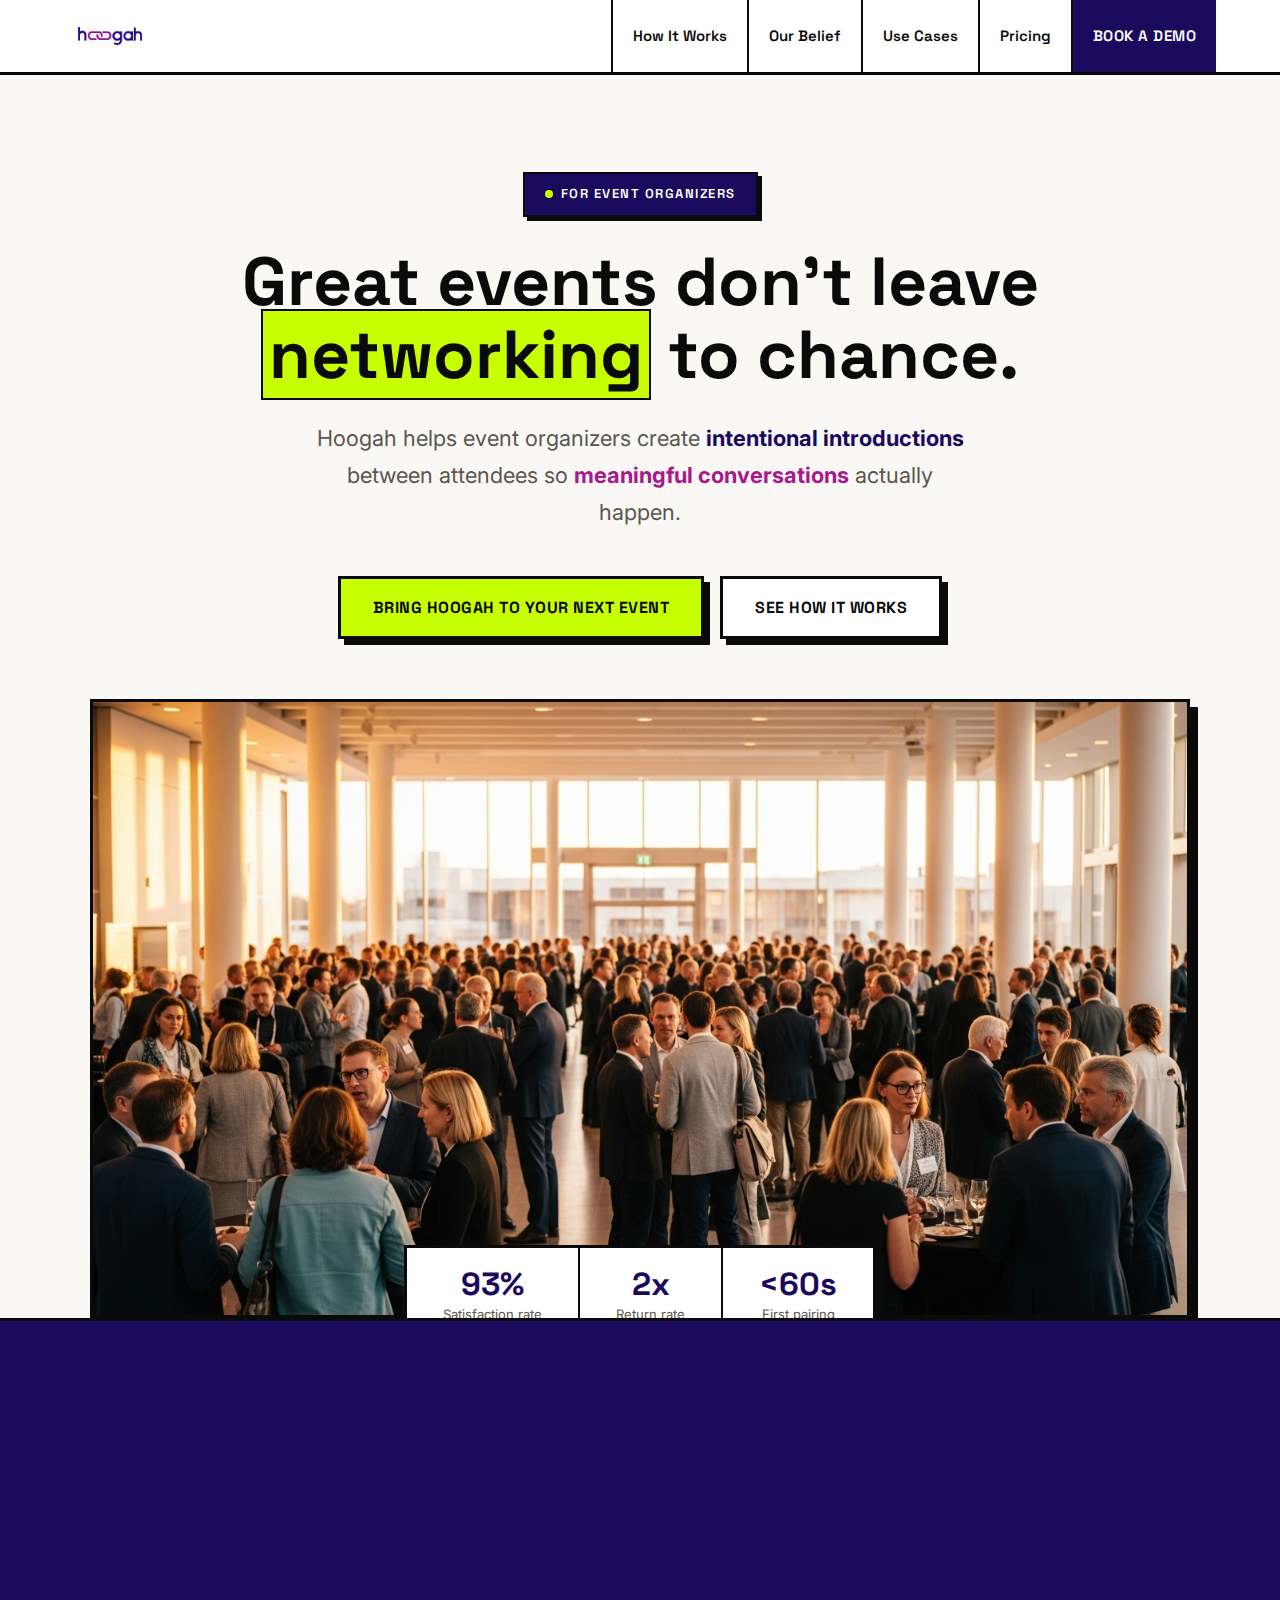
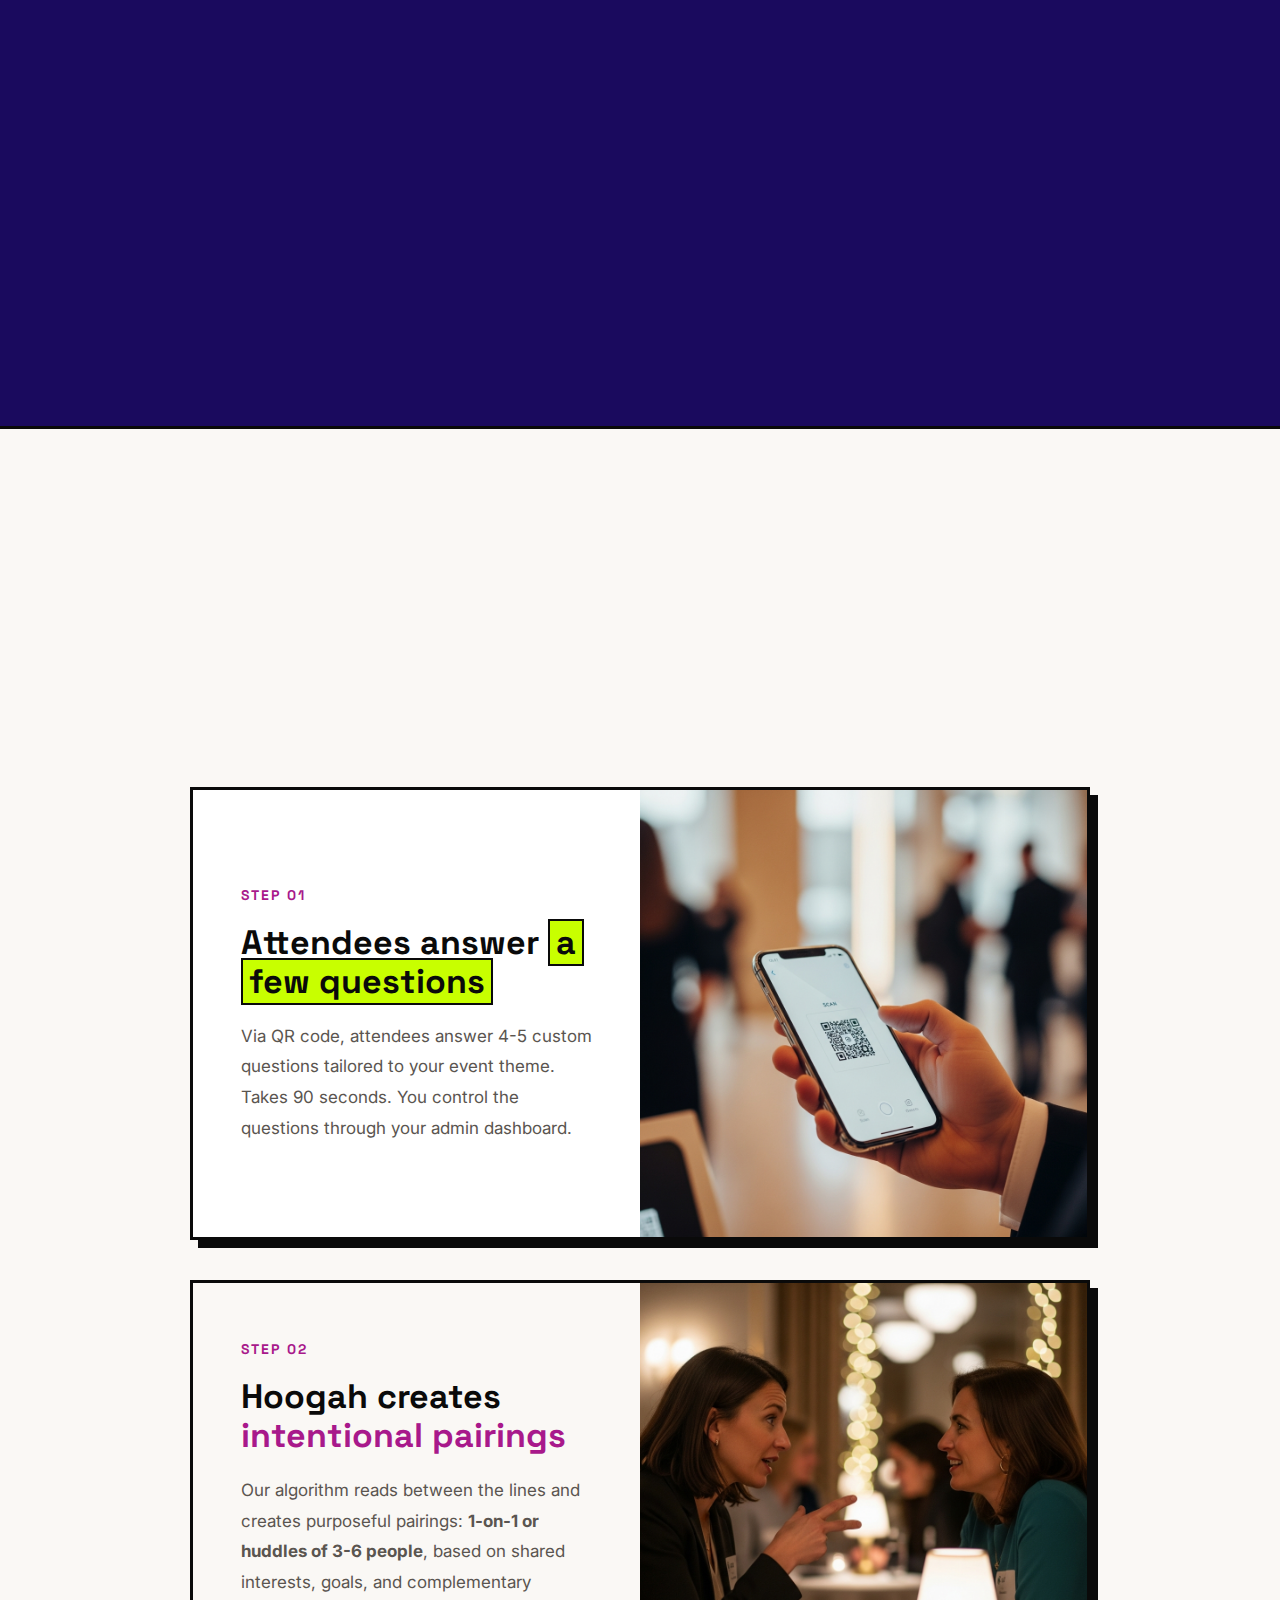
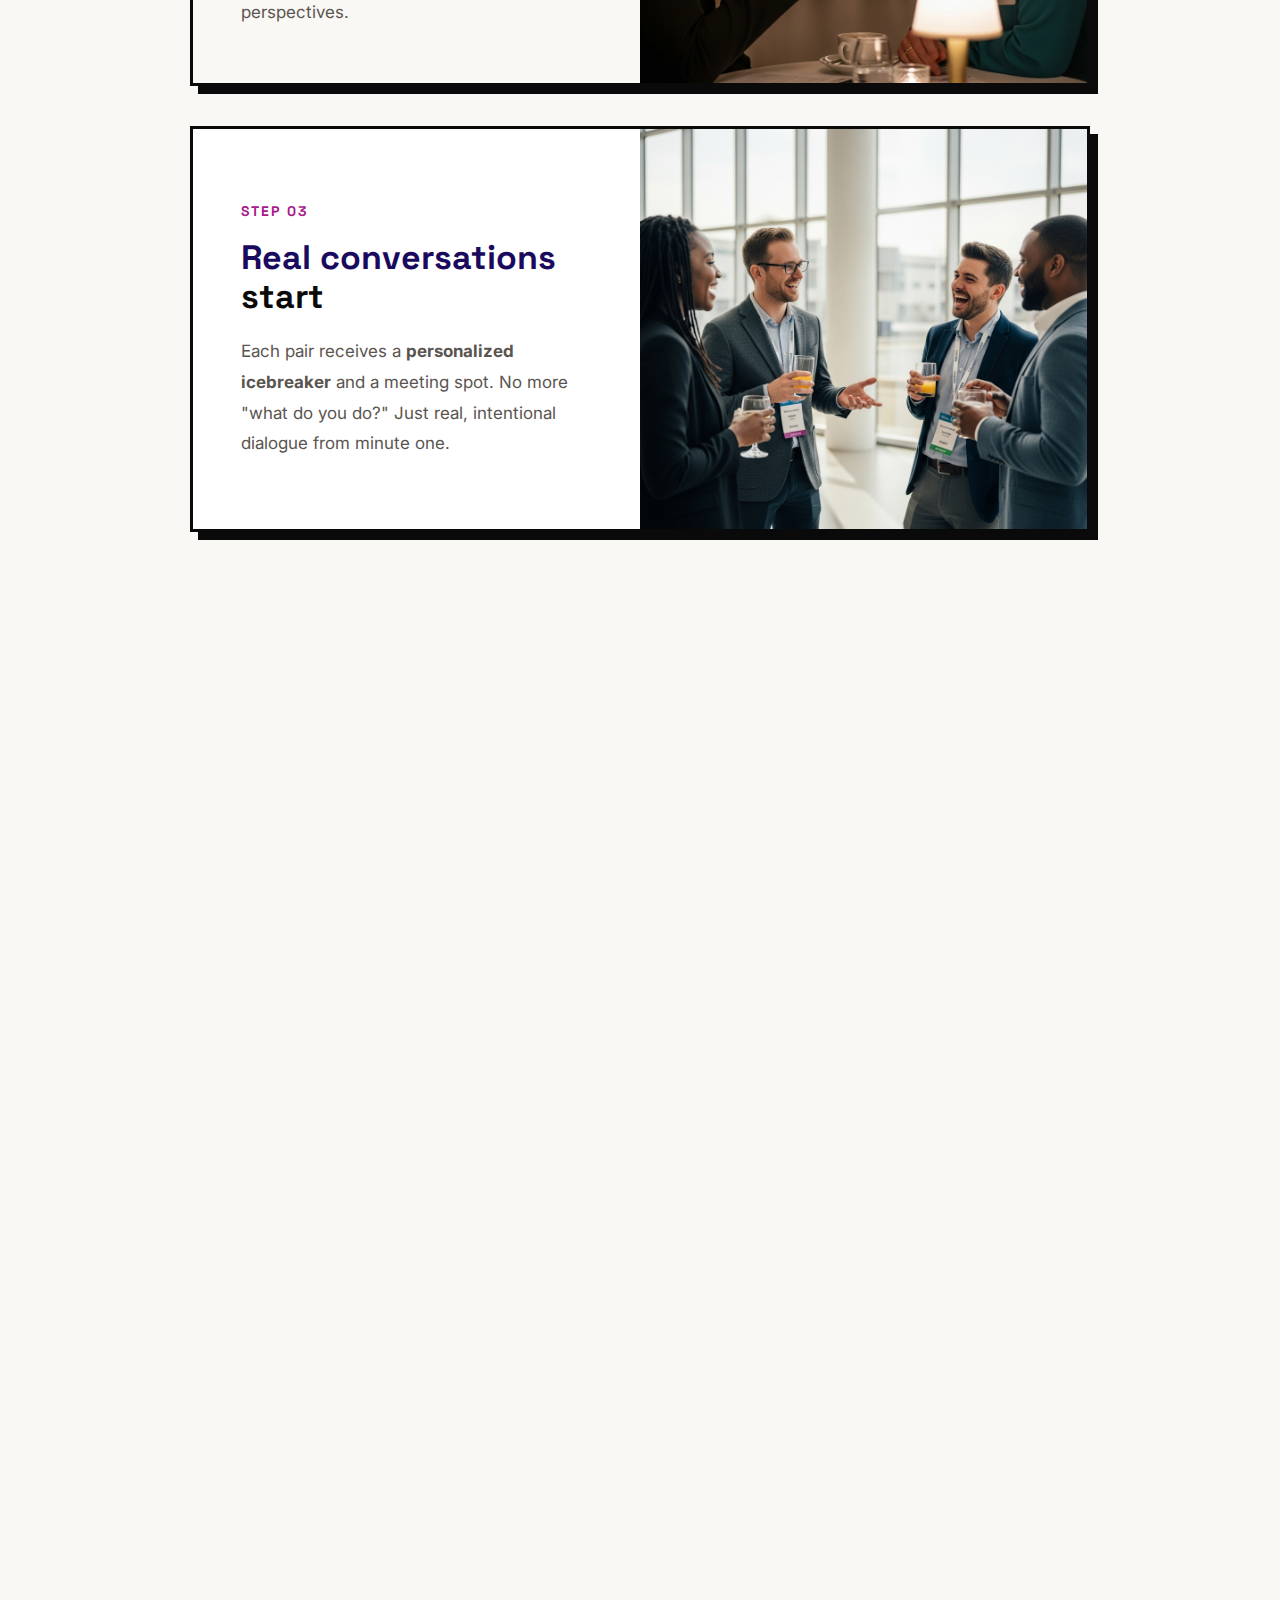
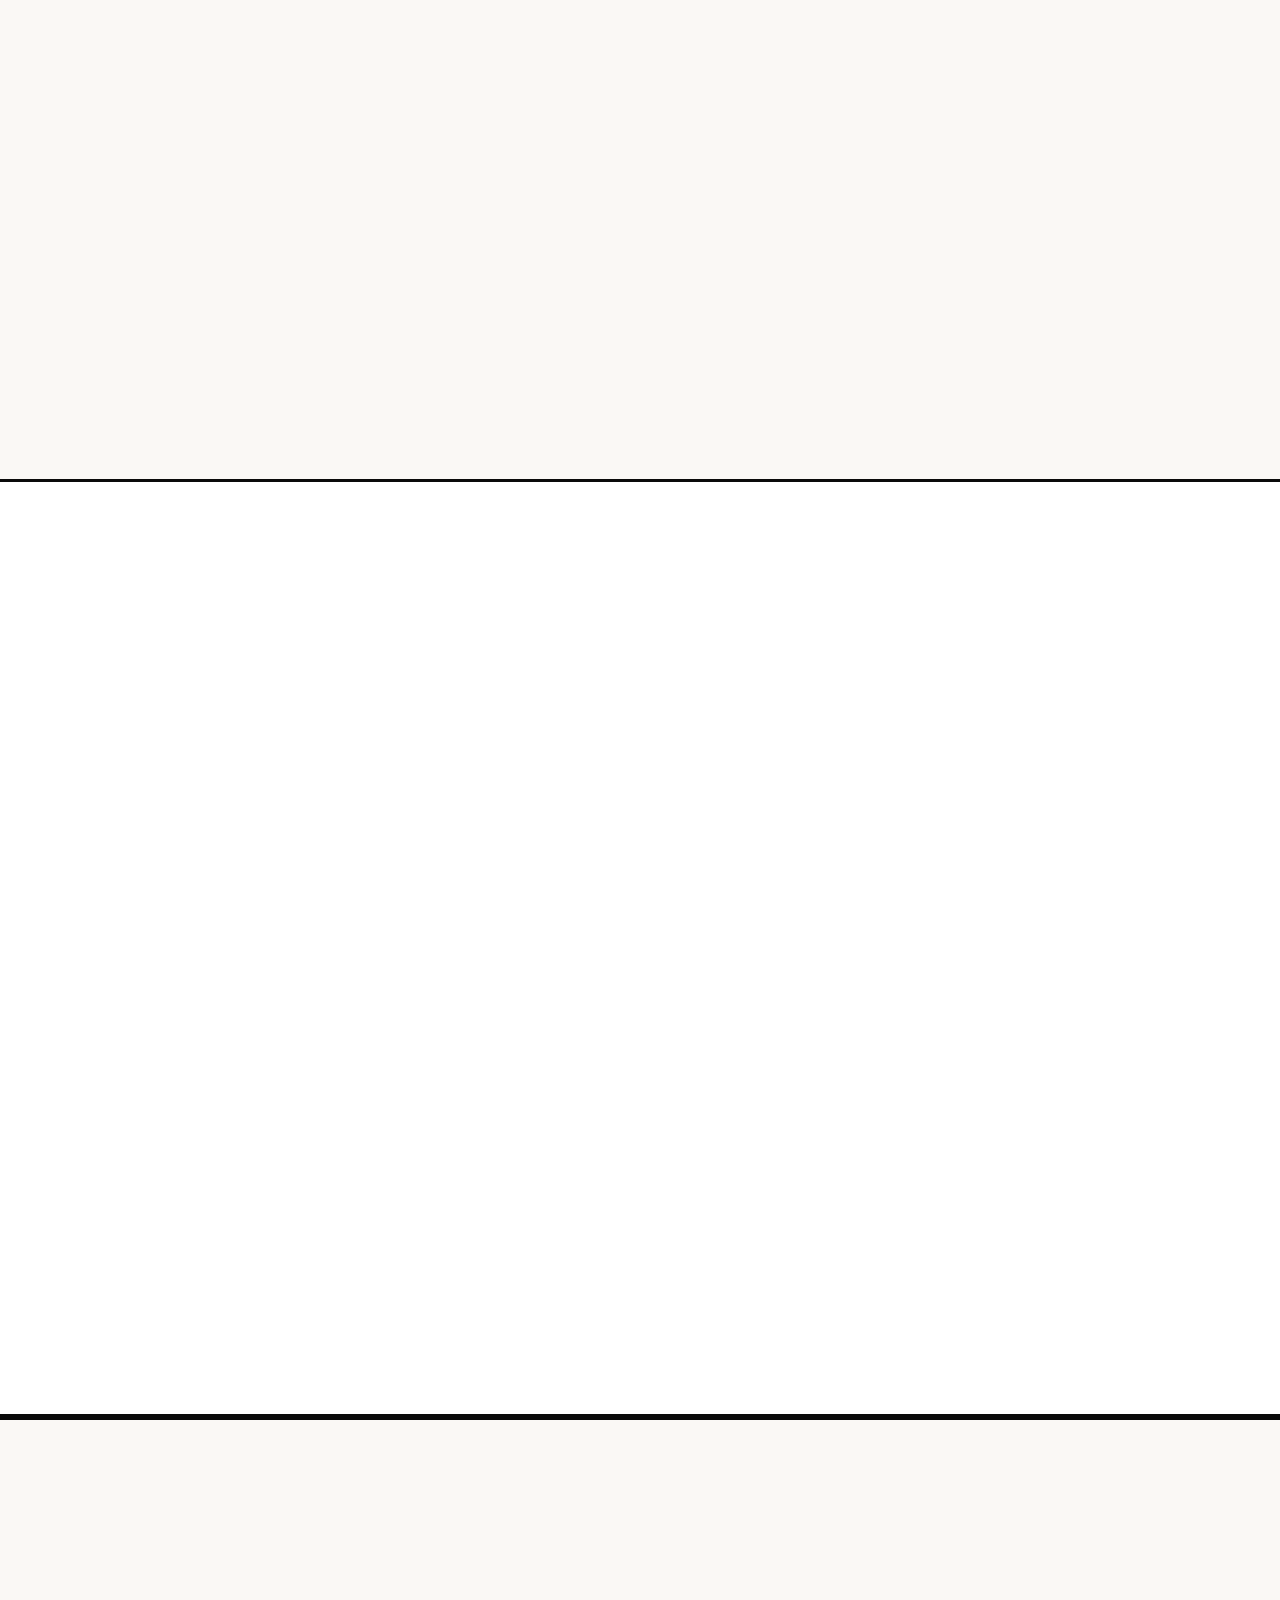
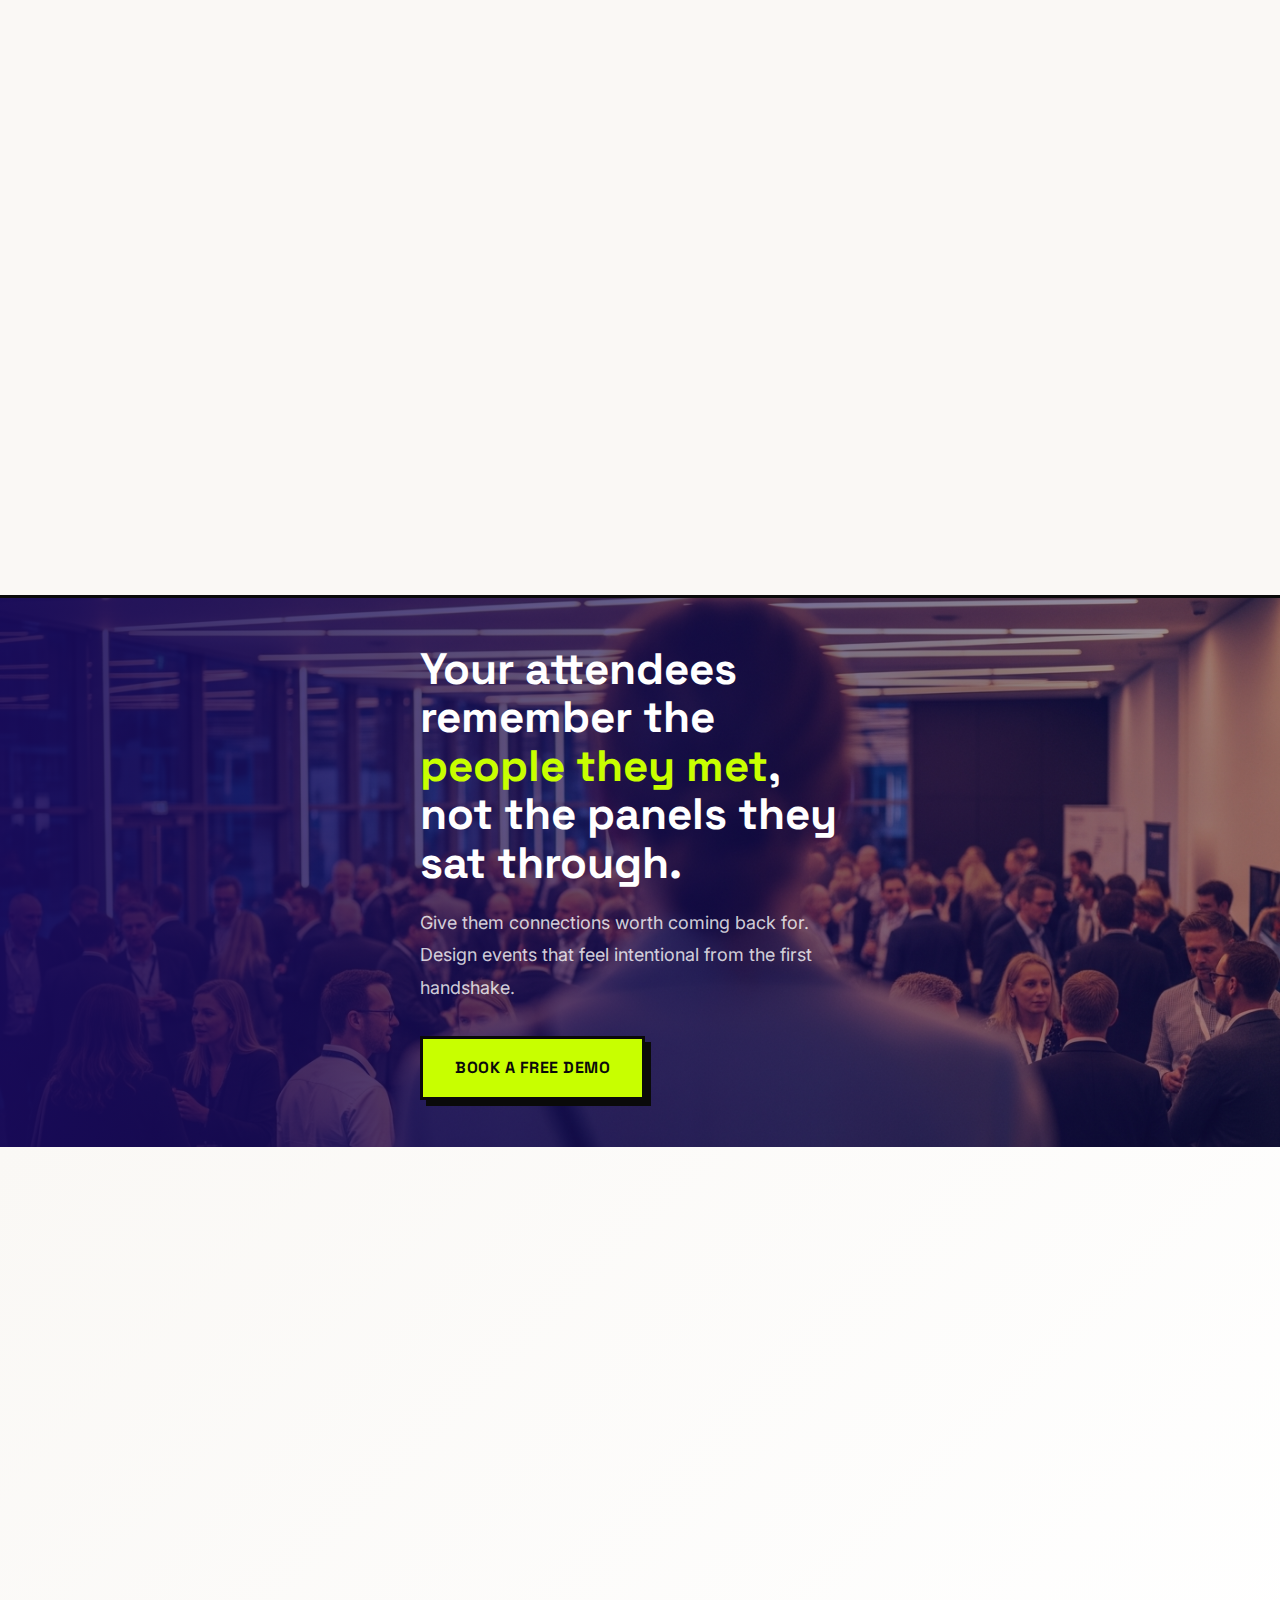
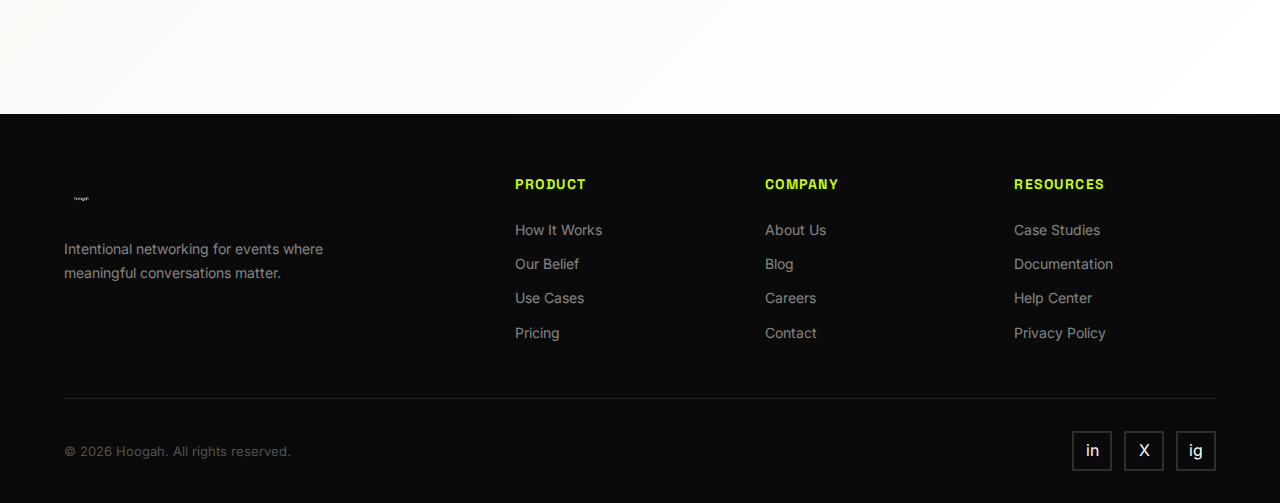
<file: index-v2.html>
<!DOCTYPE html>
<html lang="en">
<head>
    <meta charset="UTF-8">
    <meta name="viewport" content="width=device-width, initial-scale=1.0">
    <title>Hoogah | Great Events Don't Leave Networking to Chance</title>
    <link rel="icon" type="image/png" href="logo.png">
    <link rel="preconnect" href="https://fonts.googleapis.com">
    <link rel="preconnect" href="https://fonts.gstatic.com" crossorigin>
    <link href="https://fonts.googleapis.com/css2?family=Space+Grotesk:wght@400;500;600;700&family=Inter:wght@400;500;600&display=swap" rel="stylesheet">
    <link rel="stylesheet" href="css/styles.css?v=3">
    <!-- Meta Pixel Code -->
    <script>
    !function(f,b,e,v,n,t,s)
    {if(f.fbq)return;n=f.fbq=function(){n.callMethod?
    n.callMethod.apply(n,arguments):n.queue.push(arguments)};
    if(!f._fbq)f._fbq=n;n.push=n;n.loaded=!0;n.version='2.0';
    n.queue=[];t=b.createElement(e);t.async=!0;
    t.src=v;s=b.getElementsByTagName(e)[0];
    s.parentNode.insertBefore(t,s)}(window, document,'script',
    'https://connect.facebook.net/en_US/fbevents.js');
    fbq('init', '2407352259709613');
    fbq('track', 'PageView');
    </script>
    <noscript><img height="1" width="1" style="display:none"
    src="https://www.facebook.com/tr?id=2407352259709613&ev=PageView&noscript=1"
    /></noscript>
    <!-- End Meta Pixel Code -->
    <style>
        /* ========== V2 HOMEPAGE - FULL REDESIGN ========== */

        /* Highlighted text */
        .hl { background: var(--lime); padding: 0 6px; border: 2px solid var(--black); display: inline; box-decoration-break: clone; -webkit-box-decoration-break: clone; }
        .hl-mag { color: var(--magenta); }
        .hl-navy { color: var(--navy); }
        .text-big { font-size: 1.15em; }
        .text-bold { font-weight: 700; }

        /* ========== HERO ========== */
        .hero-v2 {
            margin-top: 72px;
            padding: 100px 0 0;
            overflow: hidden;
            position: relative;
        }

        .hero-v2-inner {
            text-align: center;
            max-width: 860px;
            margin: 0 auto;
            padding-bottom: 60px;
        }

        .hero-v2-badge {
            display: inline-flex;
            align-items: center;
            gap: 8px;
            padding: 10px 20px;
            background: var(--navy);
            color: var(--white);
            font-family: 'Space Grotesk', sans-serif;
            font-weight: 600;
            font-size: 13px;
            border: 2px solid var(--black);
            box-shadow: var(--shadow-sm);
            margin-bottom: 28px;
            text-transform: uppercase;
            letter-spacing: 1.5px;
            animation: heroFadeUp 0.8s cubic-bezier(0.16, 1, 0.3, 1) 0s both;
        }

        .hero-v2-badge .pulse {
            width: 8px; height: 8px;
            background: var(--lime);
            border-radius: 50%;
            animation: pulse 2s infinite;
        }

        @keyframes pulse { 0%,100%{opacity:1;transform:scale(1)} 50%{opacity:.5;transform:scale(1.5)} }

        .hero-v2 h1 {
            font-size: clamp(40px, 5.5vw, 68px);
            margin-bottom: 28px;
            color: var(--black);
            line-height: 1.08;
            animation: heroFadeUp 0.8s cubic-bezier(0.16, 1, 0.3, 1) 0.15s both;
        }

        .hero-v2-subhead {
            font-size: clamp(18px, 2.2vw, 22px);
            color: var(--gray-600);
            line-height: 1.7;
            max-width: 660px;
            margin: 0 auto 44px;
            animation: heroFadeUp 0.8s cubic-bezier(0.16, 1, 0.3, 1) 0.3s both;
        }

        .hero-v2-buttons {
            display: flex;
            gap: 16px;
            justify-content: center;
            flex-wrap: wrap;
            margin-bottom: 0;
            animation: heroFadeUp 0.8s cubic-bezier(0.16, 1, 0.3, 1) 0.45s both;
        }

        @keyframes heroFadeUp { from{opacity:0;transform:translateY(30px)} to{opacity:1;transform:translateY(0)} }

        .hero-v2-image-wrap {
            position: relative;
            max-width: 1100px;
            margin: 0 auto;
            animation: heroImageReveal 1s cubic-bezier(0.16, 1, 0.3, 1) 0.6s both;
        }

        @keyframes heroImageReveal { from{opacity:0;transform:translateY(50px) scale(0.96)} to{opacity:1;transform:translateY(0) scale(1)} }

        .hero-v2-image {
            width: 100%;
            border: var(--border);
            box-shadow: var(--shadow-lg);
            overflow: hidden;
            aspect-ratio: 16/9;
        }

        .hero-v2-image img {
            width: 100%; height: 100%; object-fit: cover;
            transition: transform 8s cubic-bezier(0.16, 1, 0.3, 1);
        }

        .hero-v2-image:hover img { transform: scale(1.04); }

        /* Floating stats bar on hero image */
        .hero-float-stats {
            position: absolute;
            bottom: -30px;
            left: 50%;
            transform: translateX(-50%);
            display: flex;
            gap: 0;
            background: var(--white);
            border: var(--border);
            box-shadow: var(--shadow-lg);
            z-index: 10;
        }

        .hero-float-stat {
            padding: 20px 36px;
            text-align: center;
            border-right: 2px solid var(--black);
        }

        .hero-float-stat:last-child { border-right: none; }

        .hero-float-stat .num {
            font-family: 'Space Grotesk', sans-serif;
            font-size: 32px;
            font-weight: 700;
            color: var(--navy);
            line-height: 1;
        }

        .hero-float-stat .label {
            font-size: 13px;
            color: var(--gray-600);
            margin-top: 4px;
        }

        /* ========== STACKING CARDS SECTION ========== */
        .stack-section {
            padding: 120px 0 60px;
            position: relative;
        }

        .stack-header {
            text-align: center;
            max-width: 700px;
            margin: 0 auto 80px;
        }

        .stack-header h2 {
            font-size: clamp(30px, 4.5vw, 50px);
            margin-bottom: 16px;
        }

        .stack-header p {
            font-size: 19px;
            color: var(--gray-600);
            line-height: 1.7;
        }

        .stack-container {
            position: relative;
            max-width: 900px;
            margin: 0 auto;
        }

        .stack-card {
            position: sticky;
            top: 100px;
            margin-bottom: 40px;
            border: var(--border);
            box-shadow: var(--shadow-lg);
            overflow: hidden;
            transition: transform 0.3s ease, box-shadow 0.3s ease;
        }

        .stack-card:nth-child(1) { z-index: 1; background: var(--white); }
        .stack-card:nth-child(2) { z-index: 2; background: var(--cream); top: 120px; }
        .stack-card:nth-child(3) { z-index: 3; background: var(--white); top: 140px; }

        .stack-card:hover {
            transform: scale(1.01);
            box-shadow: 10px 10px 0px var(--black);
        }

        .stack-card-inner {
            display: grid;
            grid-template-columns: 1fr 1fr;
            min-height: 400px;
        }

        .stack-card-content {
            padding: 48px;
            display: flex;
            flex-direction: column;
            justify-content: center;
        }

        .stack-card-step {
            font-family: 'Space Grotesk', sans-serif;
            font-size: 14px;
            font-weight: 700;
            text-transform: uppercase;
            letter-spacing: 2px;
            color: var(--magenta);
            margin-bottom: 16px;
        }

        .stack-card-content h3 {
            font-size: clamp(24px, 3vw, 34px);
            margin-bottom: 20px;
            line-height: 1.15;
        }

        .stack-card-content p {
            font-size: 17px;
            line-height: 1.8;
            color: var(--gray-600);
        }

        .stack-card-image {
            overflow: hidden;
            position: relative;
        }

        .stack-card-image img {
            width: 100%; height: 100%; object-fit: cover;
            transition: transform 6s cubic-bezier(0.16, 1, 0.3, 1);
        }

        .stack-card:hover .stack-card-image img { transform: scale(1.05); }

        /* ========== REALITY SECTION ========== */
        .reality-v2 {
            padding: 100px 0;
            background: var(--navy);
            border-top: var(--border);
            border-bottom: var(--border);
            color: var(--white);
            overflow: hidden;
        }

        .reality-v2-grid {
            display: grid;
            grid-template-columns: 1fr 1fr;
            gap: 80px;
            align-items: center;
        }

        .reality-v2-content h2 {
            font-size: clamp(28px, 4vw, 44px);
            color: var(--white);
            margin-bottom: 32px;
        }

        .reality-v2-content p {
            font-size: 18px;
            line-height: 1.8;
            color: rgba(255,255,255,0.7);
            margin-bottom: 20px;
        }

        .reality-pain-list {
            list-style: none;
            padding: 0;
            margin: 32px 0;
        }

        .reality-pain-list li {
            font-size: 18px;
            font-weight: 600;
            color: var(--white);
            padding: 16px 0 16px 32px;
            border-bottom: 1px solid rgba(255,255,255,0.1);
            position: relative;
        }

        .reality-pain-list li::before {
            content: '';
            position: absolute;
            left: 0; top: 22px;
            width: 12px; height: 12px;
            background: var(--magenta);
            border: 2px solid var(--white);
        }

        .reality-stat-block {
            text-align: center;
        }

        .reality-big-stat {
            font-family: 'Space Grotesk', sans-serif;
            font-size: clamp(80px, 12vw, 140px);
            font-weight: 700;
            color: var(--lime);
            line-height: 1;
            margin-bottom: 16px;
        }

        .reality-stat-label {
            font-size: 22px;
            color: rgba(255,255,255,0.8);
            line-height: 1.5;
        }

        /* ========== SOLUTION / MATCH CARD ========== */
        .solution-v2 {
            padding: 100px 0;
        }

        .solution-v2-grid {
            display: grid;
            grid-template-columns: 1fr 1fr;
            gap: 80px;
            align-items: center;
        }

        .solution-v2-content h2 {
            font-size: clamp(28px, 4vw, 44px);
            margin-bottom: 28px;
        }

        .solution-v2-content p {
            font-size: 18px;
            line-height: 1.8;
            color: var(--gray-600);
            margin-bottom: 16px;
        }

        .match-card-v2 {
            background: var(--white);
            border: var(--border);
            box-shadow: var(--shadow-lg);
            padding: 48px 40px;
            position: relative;
            text-align: center;
        }

        .match-card-v2::before {
            content: '';
            position: absolute;
            top: -12px; right: -12px;
            width: 100%; height: 100%;
            border: var(--border);
            background: var(--lime);
            z-index: -1;
        }

        .match-card-v2 .mc-label {
            font-family: 'Space Grotesk', sans-serif;
            font-size: 12px;
            text-transform: uppercase;
            letter-spacing: 3px;
            color: var(--gray-400);
            margin-bottom: 20px;
        }

        .match-card-v2 .mc-avatar {
            width: 72px; height: 72px;
            border: var(--border);
            background: var(--navy);
            color: var(--white);
            font-family: 'Space Grotesk', sans-serif;
            font-size: 28px;
            font-weight: 700;
            display: flex;
            align-items: center;
            justify-content: center;
            margin: 0 auto 16px;
        }

        .match-card-v2 .mc-name {
            font-family: 'Space Grotesk', sans-serif;
            font-size: 28px;
            font-weight: 700;
            margin-bottom: 4px;
        }

        .match-card-v2 .mc-role {
            font-size: 15px;
            color: var(--gray-600);
            margin-bottom: 24px;
        }

        .match-card-v2 .mc-divider {
            width: 60px; height: 3px;
            background: var(--magenta);
            margin: 0 auto 24px;
        }

        .match-card-v2 .mc-icebreaker {
            font-size: 15px;
            line-height: 1.7;
            color: var(--gray-600);
            font-style: italic;
            padding: 20px;
            background: var(--gray-100);
            border: 2px solid var(--gray-200);
        }

        /* Gentle float */
        .match-card-v2 {
            animation: gentleFloat 6s ease-in-out infinite;
        }

        @keyframes gentleFloat { 0%,100%{transform:translateY(0)} 50%{transform:translateY(-10px)} }

        /* ========== USE CASES V2 ========== */
        .usecases-v3 {
            padding: 100px 0;
            background: var(--white);
            border-top: var(--border);
            border-bottom: var(--border);
        }

        .usecases-v3-header {
            max-width: 640px;
            margin-bottom: 60px;
        }

        .usecases-v3-header h2 {
            font-size: clamp(28px, 4vw, 44px);
            margin-bottom: 16px;
        }

        .usecases-v3-header p {
            font-size: 18px;
            color: var(--gray-600);
            line-height: 1.7;
        }

        .usecases-v3-grid {
            display: grid;
            grid-template-columns: repeat(3, 1fr);
            gap: 20px;
        }

        .uc-card {
            padding: 32px;
            border: var(--border);
            background: var(--cream);
            box-shadow: var(--shadow-sm);
            transition: all 0.3s cubic-bezier(0.16, 1, 0.3, 1);
            position: relative;
            overflow: hidden;
        }

        .uc-card::after {
            content: '';
            position: absolute;
            bottom: 0; left: 0;
            width: 0; height: 4px;
            background: var(--magenta);
            transition: width 0.4s cubic-bezier(0.16, 1, 0.3, 1);
        }

        .uc-card:hover {
            transform: translateY(-6px);
            box-shadow: var(--shadow-lg);
        }

        .uc-card:hover::after { width: 100%; }

        .uc-card .uc-emoji {
            font-size: 32px;
            margin-bottom: 16px;
            display: block;
        }

        .uc-card h3 {
            font-size: 20px;
            margin-bottom: 8px;
        }

        .uc-card p {
            font-size: 15px;
            line-height: 1.6;
            color: var(--gray-600);
        }

        /* ========== HOW IT FEELS SECTION ========== */
        .feels-section {
            padding: 100px 0;
            overflow: hidden;
        }

        .feels-header {
            text-align: center;
            max-width: 700px;
            margin: 0 auto 60px;
        }

        .feels-header h2 {
            font-size: clamp(28px, 4vw, 44px);
            margin-bottom: 16px;
        }

        .feels-grid {
            display: grid;
            grid-template-columns: 1fr 1fr;
            gap: 24px;
            max-width: 900px;
            margin: 0 auto;
        }

        .feels-card {
            padding: 40px;
            border: var(--border);
            background: var(--white);
            box-shadow: var(--shadow);
            transition: all 0.3s ease;
        }

        .feels-card:hover {
            transform: translate(-3px, -3px);
            box-shadow: var(--shadow-lg);
        }

        .feels-card .fc-before {
            font-family: 'Space Grotesk', sans-serif;
            font-size: 13px;
            font-weight: 700;
            text-transform: uppercase;
            letter-spacing: 2px;
            color: var(--gray-400);
            margin-bottom: 12px;
        }

        .feels-card .fc-text {
            font-size: 20px;
            font-family: 'Space Grotesk', sans-serif;
            font-weight: 600;
            line-height: 1.5;
            color: var(--black);
        }

        .feels-card.without .fc-text {
            text-decoration: line-through;
            color: var(--gray-400);
        }

        .feels-card.with {
            background: var(--navy);
        }

        .feels-card.with .fc-before { color: var(--lime); }
        .feels-card.with .fc-text { color: var(--white); }

        /* ========== TESTIMONIALS ========== */
        .testimonials-v3 {
            padding: 100px 0;
            background: var(--cream);
            border-top: var(--border);
            border-bottom: var(--border);
        }

        .testimonials-v3 h2 {
            font-size: clamp(28px, 4vw, 44px);
            margin-bottom: 60px;
            text-align: center;
        }

        .testimonials-v3-grid {
            display: grid;
            grid-template-columns: 1fr 1fr;
            gap: 24px;
            max-width: 900px;
            margin: 0 auto;
        }

        .t-card {
            padding: 36px;
            border: var(--border);
            background: var(--white);
            box-shadow: var(--shadow-sm);
            transition: all 0.3s ease;
        }

        .t-card:hover {
            transform: translateY(-4px);
            box-shadow: var(--shadow-lg);
        }

        .t-card blockquote {
            font-size: 17px;
            line-height: 1.7;
            color: var(--black);
            margin-bottom: 20px;
            font-style: italic;
        }

        .t-card .t-author {
            font-family: 'Space Grotesk', sans-serif;
            font-size: 14px;
            font-weight: 600;
            color: var(--magenta);
        }

        /* ========== ORGANIZER IMAGE SECTION ========== */
        .organizer-section {
            position: relative;
            overflow: hidden;
        }

        .organizer-image {
            width: 100%;
            aspect-ratio: 21/9;
            overflow: hidden;
        }

        .organizer-image img {
            width: 100%; height: 100%; object-fit: cover;
        }

        .organizer-overlay {
            position: absolute;
            inset: 0;
            background: linear-gradient(to right, rgba(26,10,94,0.9) 0%, rgba(26,10,94,0.4) 100%);
            display: flex;
            align-items: center;
        }

        .organizer-text {
            max-width: 560px;
            padding: 60px;
        }

        .organizer-text h2 {
            font-size: clamp(28px, 4vw, 44px);
            color: var(--white);
            margin-bottom: 20px;
        }

        .organizer-text p {
            font-size: 18px;
            line-height: 1.8;
            color: rgba(255,255,255,0.8);
            margin-bottom: 32px;
        }

        /* ========== CLOSING CTA ========== */
        .closing-v3 {
            padding: 120px 0;
            text-align: center;
            background: linear-gradient(135deg, var(--cream) 0%, var(--white) 50%, var(--cream) 100%);
            background-size: 200% 200%;
            animation: gradientShift 8s ease infinite;
        }

        @keyframes gradientShift { 0%{background-position:0% 50%} 50%{background-position:100% 50%} 100%{background-position:0% 50%} }

        .closing-v3-inner {
            max-width: 700px;
            margin: 0 auto;
        }

        .closing-v3 h2 {
            font-size: clamp(36px, 5.5vw, 60px);
            margin-bottom: 24px;
        }

        .closing-v3 p {
            font-size: 20px;
            color: var(--gray-600);
            line-height: 1.7;
            margin-bottom: 40px;
        }

        .closing-v3-buttons {
            display: flex;
            gap: 16px;
            justify-content: center;
            flex-wrap: wrap;
        }

        .closing-v3 .btn-primary {
            animation: subtlePulse 3s ease-in-out infinite;
        }

        @keyframes subtlePulse { 0%,100%{box-shadow:var(--shadow)} 50%{box-shadow:8px 8px 0px var(--black), 0 0 24px rgba(200,255,0,0.35)} }

        /* ========== SCROLL REVEAL ========== */
        .reveal {
            opacity: 0;
            transform: translateY(40px);
            transition: opacity 0.8s cubic-bezier(0.16, 1, 0.3, 1), transform 0.8s cubic-bezier(0.16, 1, 0.3, 1);
        }
        .reveal.visible { opacity: 1; transform: translateY(0); }

        .reveal-left { opacity: 0; transform: translateX(-50px); transition: opacity 0.8s cubic-bezier(0.16, 1, 0.3, 1), transform 0.8s cubic-bezier(0.16, 1, 0.3, 1); }
        .reveal-left.visible { opacity: 1; transform: translateX(0); }

        .reveal-right { opacity: 0; transform: translateX(50px); transition: opacity 0.8s cubic-bezier(0.16, 1, 0.3, 1), transform 0.8s cubic-bezier(0.16, 1, 0.3, 1); }
        .reveal-right.visible { opacity: 1; transform: translateX(0); }

        .reveal-stagger > .reveal:nth-child(1) { transition-delay: 0s; }
        .reveal-stagger > .reveal:nth-child(2) { transition-delay: 0.1s; }
        .reveal-stagger > .reveal:nth-child(3) { transition-delay: 0.15s; }
        .reveal-stagger > .reveal:nth-child(4) { transition-delay: 0.2s; }
        .reveal-stagger > .reveal:nth-child(5) { transition-delay: 0.25s; }
        .reveal-stagger > .reveal:nth-child(6) { transition-delay: 0.3s; }

        /* ========== RESPONSIVE ========== */
        @media (max-width: 900px) {
            .hero-float-stats { flex-wrap: wrap; width: 90%; bottom: -20px; }
            .hero-float-stat { padding: 14px 20px; flex: 1; min-width: 100px; }
            .hero-float-stat .num { font-size: 24px; }
            .stack-card-inner { grid-template-columns: 1fr; }
            .stack-card-image { aspect-ratio: 16/9; min-height: 220px; }
            .stack-card-content { padding: 32px; }
            .reality-v2-grid { grid-template-columns: 1fr; gap: 40px; }
            .solution-v2-grid { grid-template-columns: 1fr; gap: 40px; }
            .usecases-v3-grid { grid-template-columns: 1fr; }
            .feels-grid { grid-template-columns: 1fr; }
            .testimonials-v3-grid { grid-template-columns: 1fr; }
            .organizer-text { padding: 32px; }
            .organizer-image { aspect-ratio: 16/9; }
        }

        @media (max-width: 600px) {
            .hero-v2 { padding: 80px 0 0; }
            .hero-v2-inner { padding-bottom: 40px; }
            .hero-float-stats { position: relative; bottom: 0; transform: none; left: 0; width: 100%; margin-top: 20px; }
            .hero-v2-image-wrap { margin: 0; }
            .stack-section { padding: 80px 0 40px; }
            .stack-card { position: relative; top: auto !important; }
            .stack-card-content h3 { font-size: 22px; }
            .reality-big-stat { font-size: 80px; }
            .match-card-v2 { padding: 32px 24px; }
        }

        @media (prefers-reduced-motion: reduce) {
            .reveal, .reveal-left, .reveal-right { opacity: 1; transform: none; transition: none; }
            .hero-v2-badge, .hero-v2 h1, .hero-v2-subhead, .hero-v2-buttons, .hero-v2-image-wrap { animation: none; }
            .match-card-v2, .closing-v3, .closing-v3 .btn-primary { animation: none; }
        }
    </style>
</head>
<body>

    <!-- ========== NAVBAR ========== -->
    <nav class="navbar">
        <div class="container">
            <div class="navbar-inner">
                <a href="index.html" class="navbar-logo"><img src="logo.png" alt="Hoogah"></a>
                <div class="navbar-links">
                    <a href="how-it-works.html">How It Works</a>
                    <a href="our-belief.html">Our Belief</a>
                    <a href="use-cases.html">Use Cases</a>
                    <a href="pricing.html">Pricing</a>
                    <a href="book-demo.html" class="navbar-cta">Book a Demo</a>
                </div>
                <button class="mobile-toggle" aria-label="Menu" onclick="toggleMobileMenu()">
                    <span></span><span></span><span></span>
                </button>
            </div>
        </div>
        <div class="mobile-menu" id="mobileMenu">
            <a href="how-it-works.html" onclick="closeMobileMenu()">How It Works</a>
            <a href="our-belief.html" onclick="closeMobileMenu()">Our Belief</a>
            <a href="use-cases.html" onclick="closeMobileMenu()">Use Cases</a>
            <a href="pricing.html" onclick="closeMobileMenu()">Pricing</a>
            <a href="book-demo.html" class="navbar-cta" onclick="closeMobileMenu()">Book a Demo</a>
        </div>
    </nav>

    <!-- ========== 1. HERO ========== -->
    <section class="hero-v2">
        <div class="container">
            <div class="hero-v2-inner">
                <div class="hero-v2-badge"><span class="pulse"></span> For Event Organizers</div>
                <h1>Great events don't leave <span class="hl">networking</span> to chance.</h1>
                <p class="hero-v2-subhead">
                    Hoogah helps event organizers create <strong class="hl-navy">intentional introductions</strong> between attendees so <strong class="hl-mag">meaningful conversations</strong> actually happen.
                </p>
                <div class="hero-v2-buttons">
                    <a href="book-demo.html" class="btn btn-primary">Bring Hoogah to Your Next Event</a>
                    <a href="how-it-works.html" class="btn btn-secondary">See How It Works</a>
                </div>
            </div>
            <div class="hero-v2-image-wrap">
                <div class="hero-v2-image">
                    <img src="images/hero-crowd-networking.png" alt="Hundreds of professionals networking at a modern conference event">
                </div>
                <div class="hero-float-stats">
                    <div class="hero-float-stat"><div class="num">93%</div><div class="label">Satisfaction rate</div></div>
                    <div class="hero-float-stat"><div class="num">2x</div><div class="label">Return rate</div></div>
                    <div class="hero-float-stat"><div class="num">&lt;60s</div><div class="label">First pairing</div></div>
                </div>
            </div>
        </div>
    </section>

    <!-- ========== 2. REALITY OF NETWORKING ========== -->
    <section class="reality-v2">
        <div class="container">
            <div class="reality-v2-grid">
                <div class="reality-v2-content reveal-left">
                    <h2>What <em>actually</em> happens during networking time</h2>
                    <p>Most events include happy hours, coffee breaks, and networking lounges. But here's the truth:</p>
                    <ul class="reality-pain-list">
                        <li>The same few people <strong>dominate</strong> every conversation</li>
                        <li>Attendees talk to people they <strong>already know</strong></li>
                        <li>Introverts hover near the <strong>edges, alone</strong></li>
                        <li>Most people leave without a single <strong>real connection</strong></li>
                    </ul>
                </div>
                <div class="reality-stat-block reveal-right">
                    <div class="reality-big-stat">68%</div>
                    <div class="reality-stat-label">of attendees leave events<br><strong>without making a meaningful connection</strong></div>
                </div>
            </div>
        </div>
    </section>

    <!-- ========== 3. STACKING CARDS - HOW IT WORKS ========== -->
    <section class="stack-section">
        <div class="container">
            <div class="stack-header reveal">
                <h2>Three steps. <span class="hl">Real conversations.</span></h2>
                <p>Hoogah integrates into your event in minutes. No app downloads, no friction.</p>
            </div>
            <div class="stack-container">
                <!-- Card 1 -->
                <div class="stack-card">
                    <div class="stack-card-inner">
                        <div class="stack-card-content">
                            <div class="stack-card-step">Step 01</div>
                            <h3>Attendees answer <span class="hl">a few questions</span></h3>
                            <p>Via QR code, attendees answer 4-5 custom questions tailored to your event theme. Takes 90 seconds. You control the questions through your admin dashboard.</p>
                        </div>
                        <div class="stack-card-image">
                            <img src="images/phone-scan-qr.png" alt="Attendee scanning QR code at event check-in">
                        </div>
                    </div>
                </div>
                <!-- Card 2 -->
                <div class="stack-card">
                    <div class="stack-card-inner">
                        <div class="stack-card-content">
                            <div class="stack-card-step">Step 02</div>
                            <h3>Hoogah creates <span class="hl-mag">intentional pairings</span></h3>
                            <p>Our algorithm reads between the lines and creates purposeful pairings: <strong>1-on-1 or huddles of 3-6 people</strong>, based on shared interests, goals, and complementary perspectives.</p>
                        </div>
                        <div class="stack-card-image">
                            <img src="images/pair-deep-conversation.png" alt="Two professionals in a deep, meaningful conversation">
                        </div>
                    </div>
                </div>
                <!-- Card 3 -->
                <div class="stack-card">
                    <div class="stack-card-inner">
                        <div class="stack-card-content">
                            <div class="stack-card-step">Step 03</div>
                            <h3><span class="hl-navy">Real conversations</span> start</h3>
                            <p>Each pair receives a <strong>personalized icebreaker</strong> and a meeting spot. No more "what do you do?" Just real, intentional dialogue from minute one.</p>
                        </div>
                        <div class="stack-card-image">
                            <img src="images/group-huddle-laughing.png" alt="Group of professionals laughing and networking">
                        </div>
                    </div>
                </div>
            </div>
        </div>
    </section>

    <!-- ========== 4. THE SOLUTION / MATCH CARD ========== -->
    <section class="solution-v2">
        <div class="container">
            <div class="solution-v2-grid">
                <div class="solution-v2-content reveal-left">
                    <div class="section-label">The Hoogah Moment</div>
                    <h2>A simple <span class="hl">introduction</span> can change the entire event</h2>
                    <p>Sarah arrives knowing only two people. She answers a few quick questions. During the networking break, Hoogah introduces her to Alex, another product leader working on similar challenges.</p>
                    <p>They skip the small talk. Move straight into a conversation that matters. <strong class="hl-mag">It becomes the most valuable conversation Sarah has all day.</strong></p>
                </div>
                <div class="reveal-right">
                    <div class="match-card-v2">
                        <div class="mc-label">You've been matched with</div>
                        <div class="mc-avatar">A</div>
                        <div class="mc-name">Alex Chen</div>
                        <div class="mc-role">Product Leader, Series B Startup</div>
                        <div class="mc-divider"></div>
                        <div class="mc-icebreaker">
                            "You both believe community is the most undervalued growth lever. What's one community moment that changed your career?"
                        </div>
                    </div>
                </div>
            </div>
        </div>
    </section>

    <!-- ========== 5. HOW IT FEELS (BEFORE/AFTER) ========== -->
    <section class="feels-section">
        <div class="container">
            <div class="feels-header reveal">
                <h2>Networking <span class="hl-mag">without</span> Hoogah vs. <span class="hl">with</span> Hoogah</h2>
            </div>
            <div class="feels-grid reveal-stagger">
                <div class="feels-card without reveal">
                    <div class="fc-before">Without Hoogah</div>
                    <div class="fc-text">"I stood near the coffee bar for 20 minutes and didn't talk to anyone."</div>
                </div>
                <div class="feels-card with reveal">
                    <div class="fc-before">With Hoogah</div>
                    <div class="fc-text">"I was introduced to someone working on the exact same problem as me."</div>
                </div>
                <div class="feels-card without reveal">
                    <div class="fc-before">Without Hoogah</div>
                    <div class="fc-text">"I ended up talking to the same people I already knew."</div>
                </div>
                <div class="feels-card with reveal">
                    <div class="fc-before">With Hoogah</div>
                    <div class="fc-text">"I met three people I'm still in touch with months later."</div>
                </div>
            </div>
        </div>
    </section>

    <!-- ========== 6. USE CASES ========== -->
    <section class="usecases-v3">
        <div class="container">
            <div class="usecases-v3-header reveal">
                <div class="section-label">Built For</div>
                <h2>Designed for events where <span class="hl">networking matters</span></h2>
                <p>Hoogah works best at events where meaningful conversations are part of the experience.</p>
            </div>
            <div class="usecases-v3-grid reveal-stagger">
                <div class="uc-card reveal"><div class="uc-emoji">🎤</div><h3>User Conferences</h3><p>Help attendees meet peers facing similar challenges.</p></div>
                <div class="uc-card reveal"><div class="uc-emoji">👔</div><h3>Executive Summits</h3><p>Create curated introductions between leaders.</p></div>
                <div class="uc-card reveal"><div class="uc-emoji">🏢</div><h3>Corporate Town Halls</h3><p>Help employees connect across teams and departments.</p></div>
                <div class="uc-card reveal"><div class="uc-emoji">🚀</div><h3>Sales Kickoffs</h3><p>Make networking easier across regions and roles.</p></div>
                <div class="uc-card reveal"><div class="uc-emoji">🤝</div><h3>Leadership Offsites</h3><p>Encourage deeper connections across the organization.</p></div>
                <div class="uc-card reveal"><div class="uc-emoji">🎓</div><h3>Training Programs</h3><p>Build real bonds between participants during learning.</p></div>
            </div>
        </div>
    </section>

    <!-- ========== 7. TESTIMONIALS ========== -->
    <section class="testimonials-v3">
        <div class="container">
            <h2 class="reveal">When the <span class="hl">right people</span> meet</h2>
            <div class="testimonials-v3-grid reveal-stagger">
                <div class="t-card reveal">
                    <blockquote>"Hoogah made networking feel <strong>intentional</strong>. People met others they never would have connected with on their own."</blockquote>
                    <div class="t-author">Director of Events, SaaS Company</div>
                </div>
                <div class="t-card reveal">
                    <blockquote>"It gave me the push to talk to someone I wouldn't have otherwise. And it was an <strong>absolute blast!</strong>"</blockquote>
                    <div class="t-author">Summit Attendee</div>
                </div>
                <div class="t-card reveal">
                    <blockquote>"For once, networking didn't feel <strong>random</strong>. People were having real conversations instead of talking to the people they already knew."</blockquote>
                    <div class="t-author">Event Strategist</div>
                </div>
                <div class="t-card reveal">
                    <blockquote>"Networking is why people come to events. Hoogah helped us make sure <strong>it actually happened</strong>."</blockquote>
                    <div class="t-author">Conference Organizer</div>
                </div>
            </div>
        </div>
    </section>

    <!-- ========== 8. ORGANIZER IMAGE BANNER ========== -->
    <section class="organizer-section">
        <div class="organizer-image">
            <img src="images/organizer-watching-connections.png" alt="Event organizer watching attendees network successfully">
        </div>
        <div class="organizer-overlay">
            <div class="container">
                <div class="organizer-text">
                    <h2>Your attendees remember the <span style="color: var(--lime);">people they met</span>, not the panels they sat through.</h2>
                    <p>Give them connections worth coming back for. Design events that feel intentional from the first handshake.</p>
                    <a href="book-demo.html" class="btn btn-primary">Book a Free Demo</a>
                </div>
            </div>
        </div>
    </section>

    <!-- ========== 9. CLOSING CTA ========== -->
    <section class="closing-v3">
        <div class="container">
            <div class="closing-v3-inner">
                <h2 class="reveal">Stop leaving networking to <span class="hl">chance</span></h2>
                <p class="reveal">Design events where every attendee has a way into meaningful conversations.</p>
                <div class="closing-v3-buttons reveal">
                    <a href="book-demo.html" class="btn btn-primary">Bring Hoogah to Your Next Event</a>
                    <a href="how-it-works.html" class="btn btn-secondary">See How Hoogah Works</a>
                </div>
            </div>
        </div>
    </section>

    <!-- ========== FOOTER ========== -->
    <footer class="footer">
        <div class="container">
            <div class="footer-grid">
                <div class="footer-brand">
                    <img src="logo-white.png" alt="Hoogah" style="height: 44px;">
                    <p>Intentional networking for events where meaningful conversations matter.</p>
                </div>
                <div class="footer-col">
                    <h4>Product</h4>
                    <a href="how-it-works.html">How It Works</a>
                    <a href="our-belief.html">Our Belief</a>
                    <a href="use-cases.html">Use Cases</a>
                    <a href="pricing.html">Pricing</a>
                </div>
                <div class="footer-col">
                    <h4>Company</h4>
                    <a href="#">About Us</a>
                    <a href="blog.html">Blog</a>
                    <a href="#">Careers</a>
                    <a href="#">Contact</a>
                </div>
                <div class="footer-col">
                    <h4>Resources</h4>
                    <a href="#">Case Studies</a>
                    <a href="#">Documentation</a>
                    <a href="#">Help Center</a>
                    <a href="#">Privacy Policy</a>
                </div>
            </div>
            <div class="footer-bottom">
                <p>&copy; 2026 Hoogah. All rights reserved.</p>
                <div class="footer-socials">
                    <a href="#" aria-label="LinkedIn">in</a>
                    <a href="#" aria-label="Twitter">X</a>
                    <a href="#" aria-label="Instagram">ig</a>
                </div>
            </div>
        </div>
    </footer>

    <script src="js/main.js"></script>
    <script>
    (function() {
        // Scroll reveal
        var els = document.querySelectorAll('.reveal, .reveal-left, .reveal-right');
        if ('IntersectionObserver' in window) {
            var obs = new IntersectionObserver(function(entries) {
                entries.forEach(function(e) {
                    if (e.isIntersecting) { e.target.classList.add('visible'); obs.unobserve(e.target); }
                });
            }, { threshold: 0.12, rootMargin: '0px 0px -30px 0px' });
            els.forEach(function(el) { obs.observe(el); });
        } else {
            els.forEach(function(el) { el.classList.add('visible'); });
        }

        // Animate stat numbers
        function animateCount(el, target, suffix) {
            var start = 0, duration = 1500, startTime = null;
            function step(ts) {
                if (!startTime) startTime = ts;
                var p = Math.min((ts - startTime) / duration, 1);
                var ease = 1 - Math.pow(1 - p, 3);
                el.textContent = Math.floor(ease * target) + suffix;
                if (p < 1) requestAnimationFrame(step);
            }
            requestAnimationFrame(step);
        }

        var statEls = document.querySelectorAll('.hero-float-stat .num');
        if (statEls.length) {
            var statObs = new IntersectionObserver(function(entries) {
                entries.forEach(function(e) {
                    if (e.isIntersecting) {
                        var t = e.target.textContent.trim();
                        if (t.includes('%')) animateCount(e.target, 93, '%');
                        else if (t.includes('x')) animateCount(e.target, 2, 'x');
                        else if (t.includes('60')) animateCount(e.target, 60, 's');
                        statObs.unobserve(e.target);
                    }
                });
            }, { threshold: 0.5 });
            statEls.forEach(function(el) { statObs.observe(el); });
        }

        // Animate reality big stat
        var bigStat = document.querySelector('.reality-big-stat');
        if (bigStat) {
            var bsObs = new IntersectionObserver(function(entries) {
                entries.forEach(function(e) {
                    if (e.isIntersecting) {
                        animateCount(e.target, 68, '%');
                        bsObs.unobserve(e.target);
                    }
                });
            }, { threshold: 0.5 });
            bsObs.observe(bigStat);
        }
    })();
    </script>
</body>
</html>
</file>
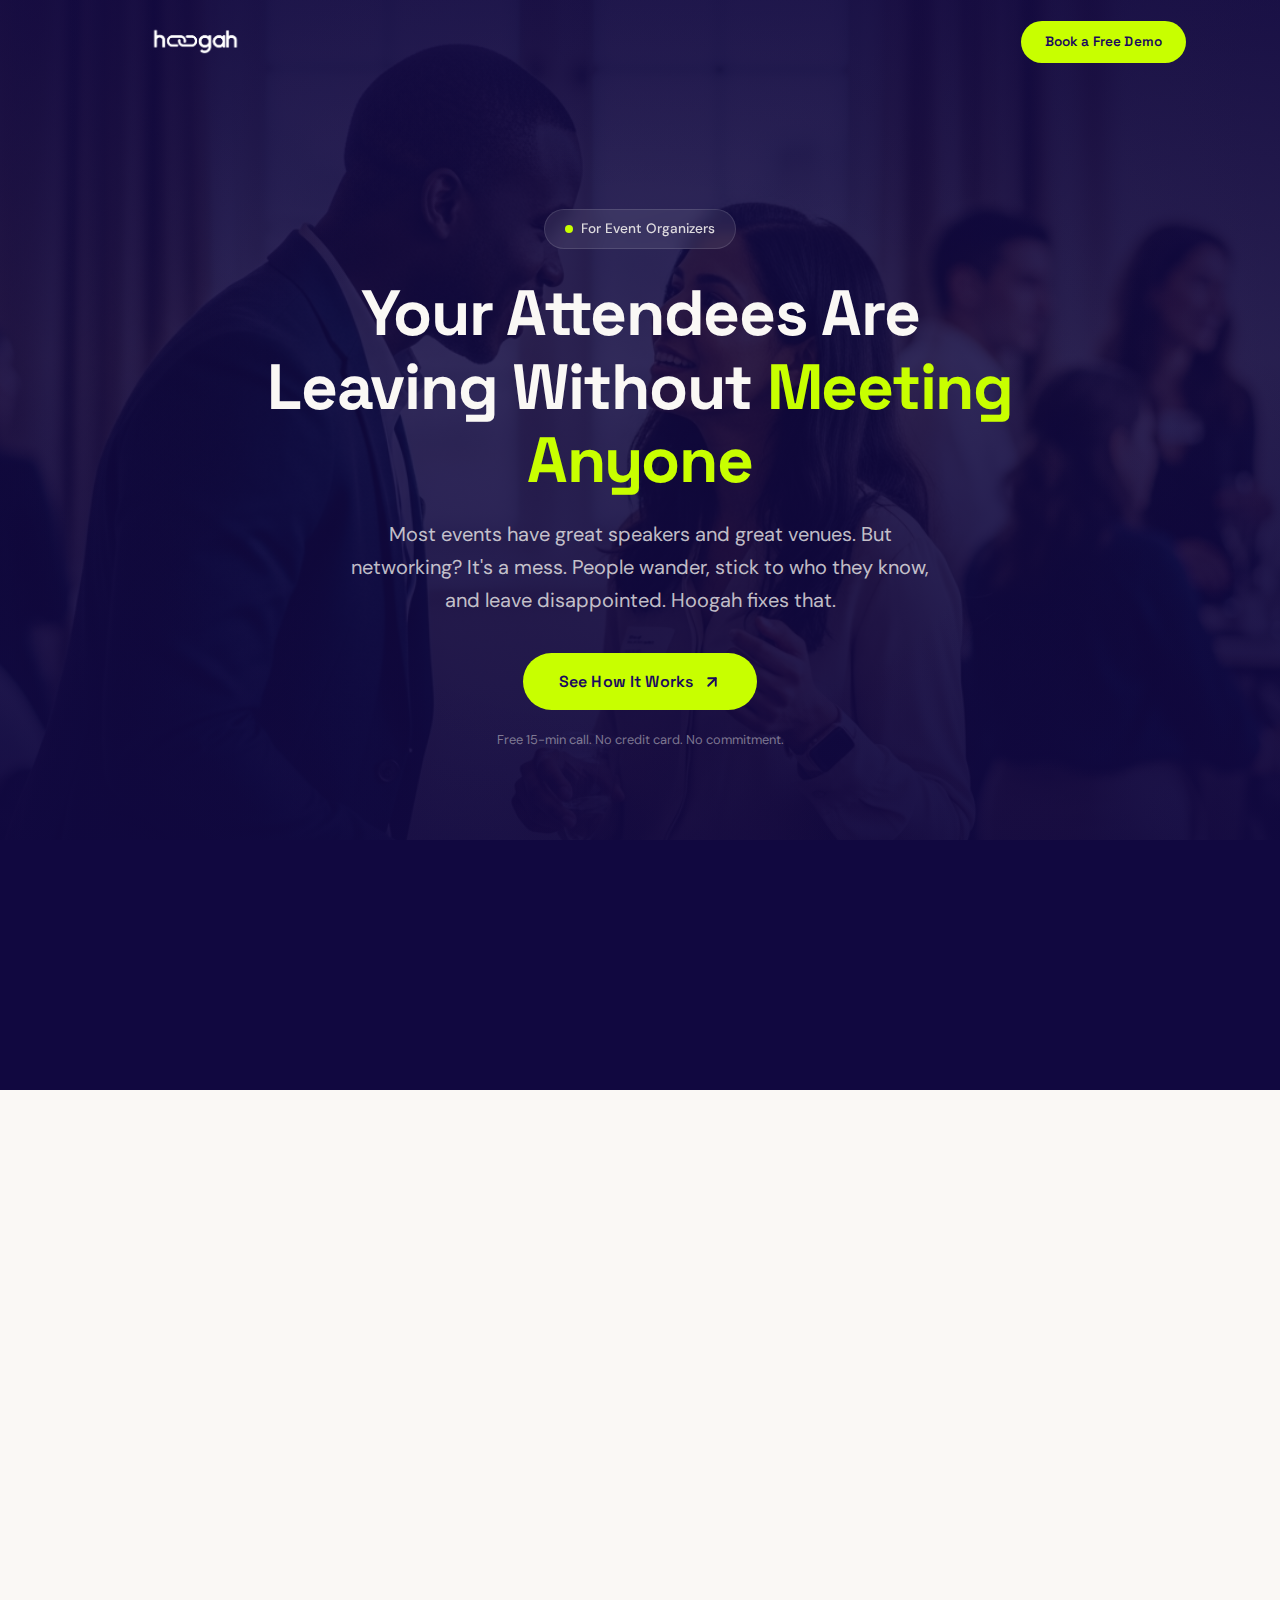
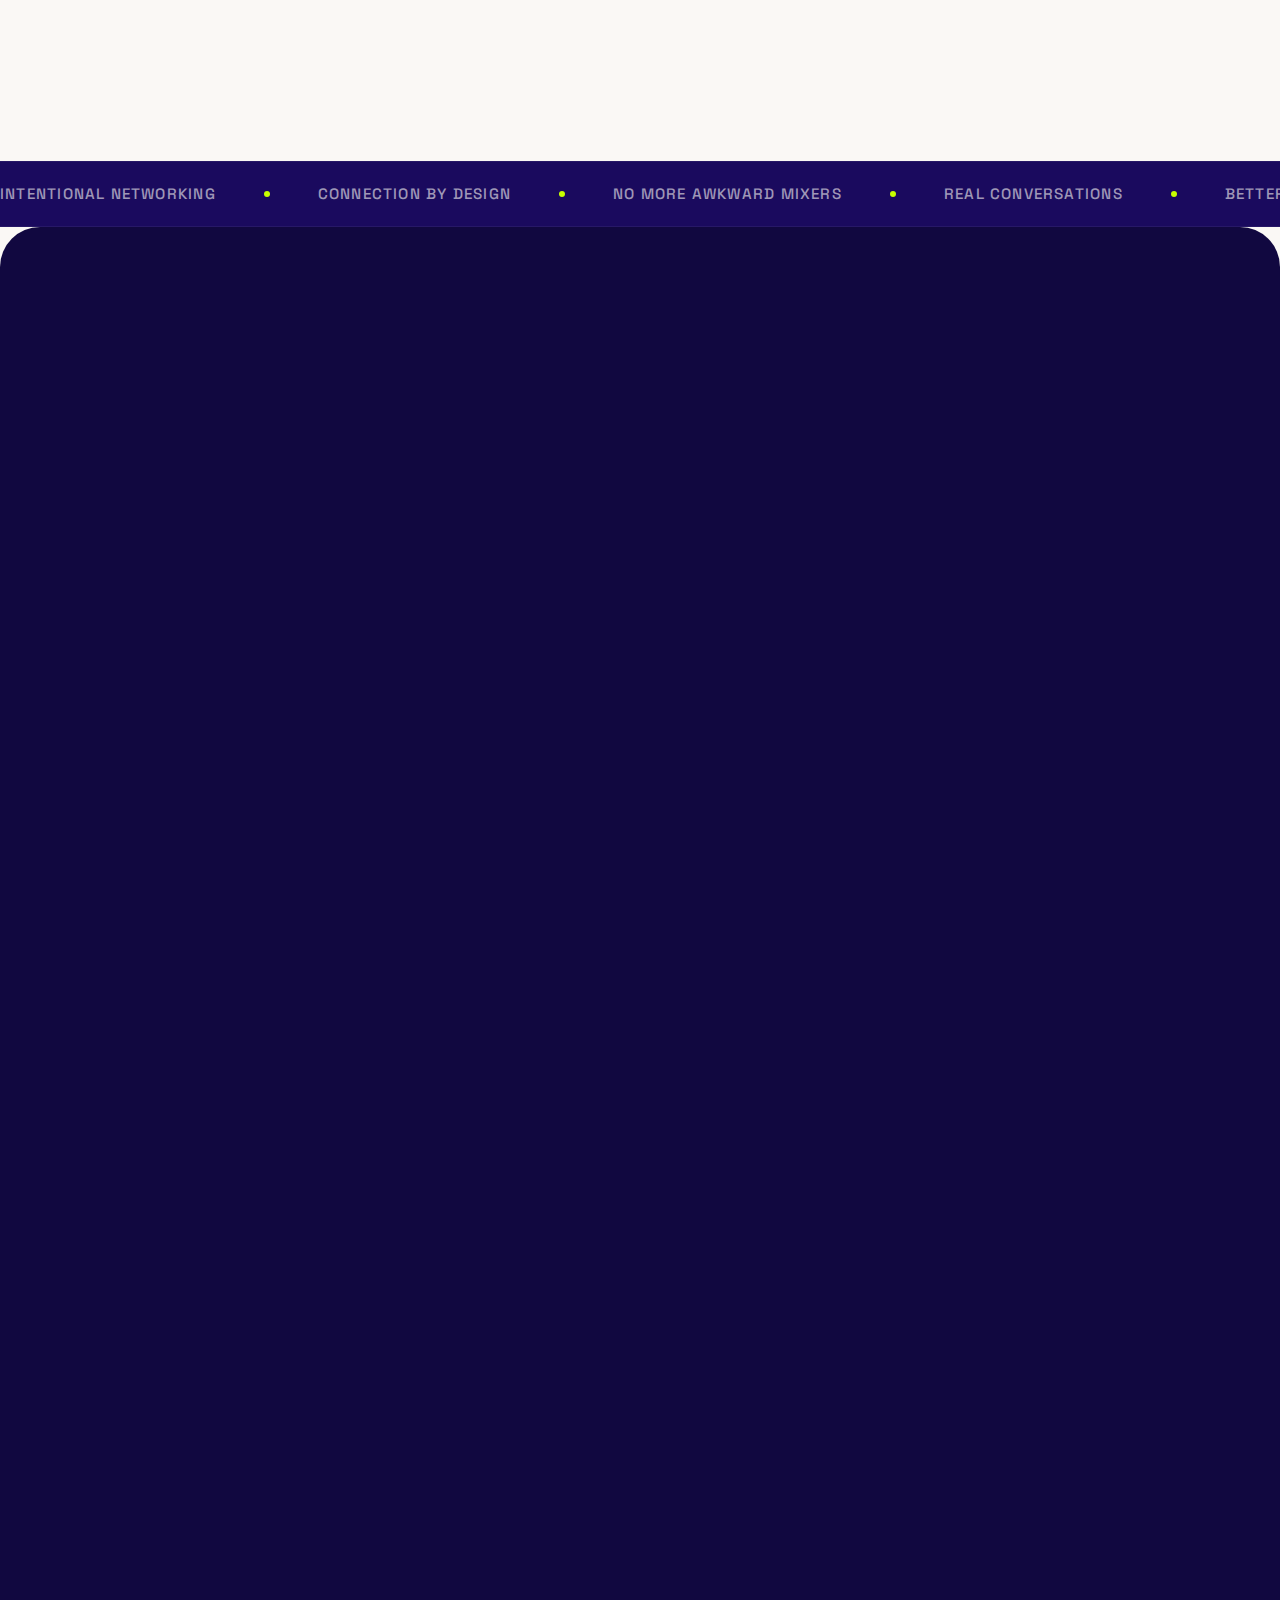
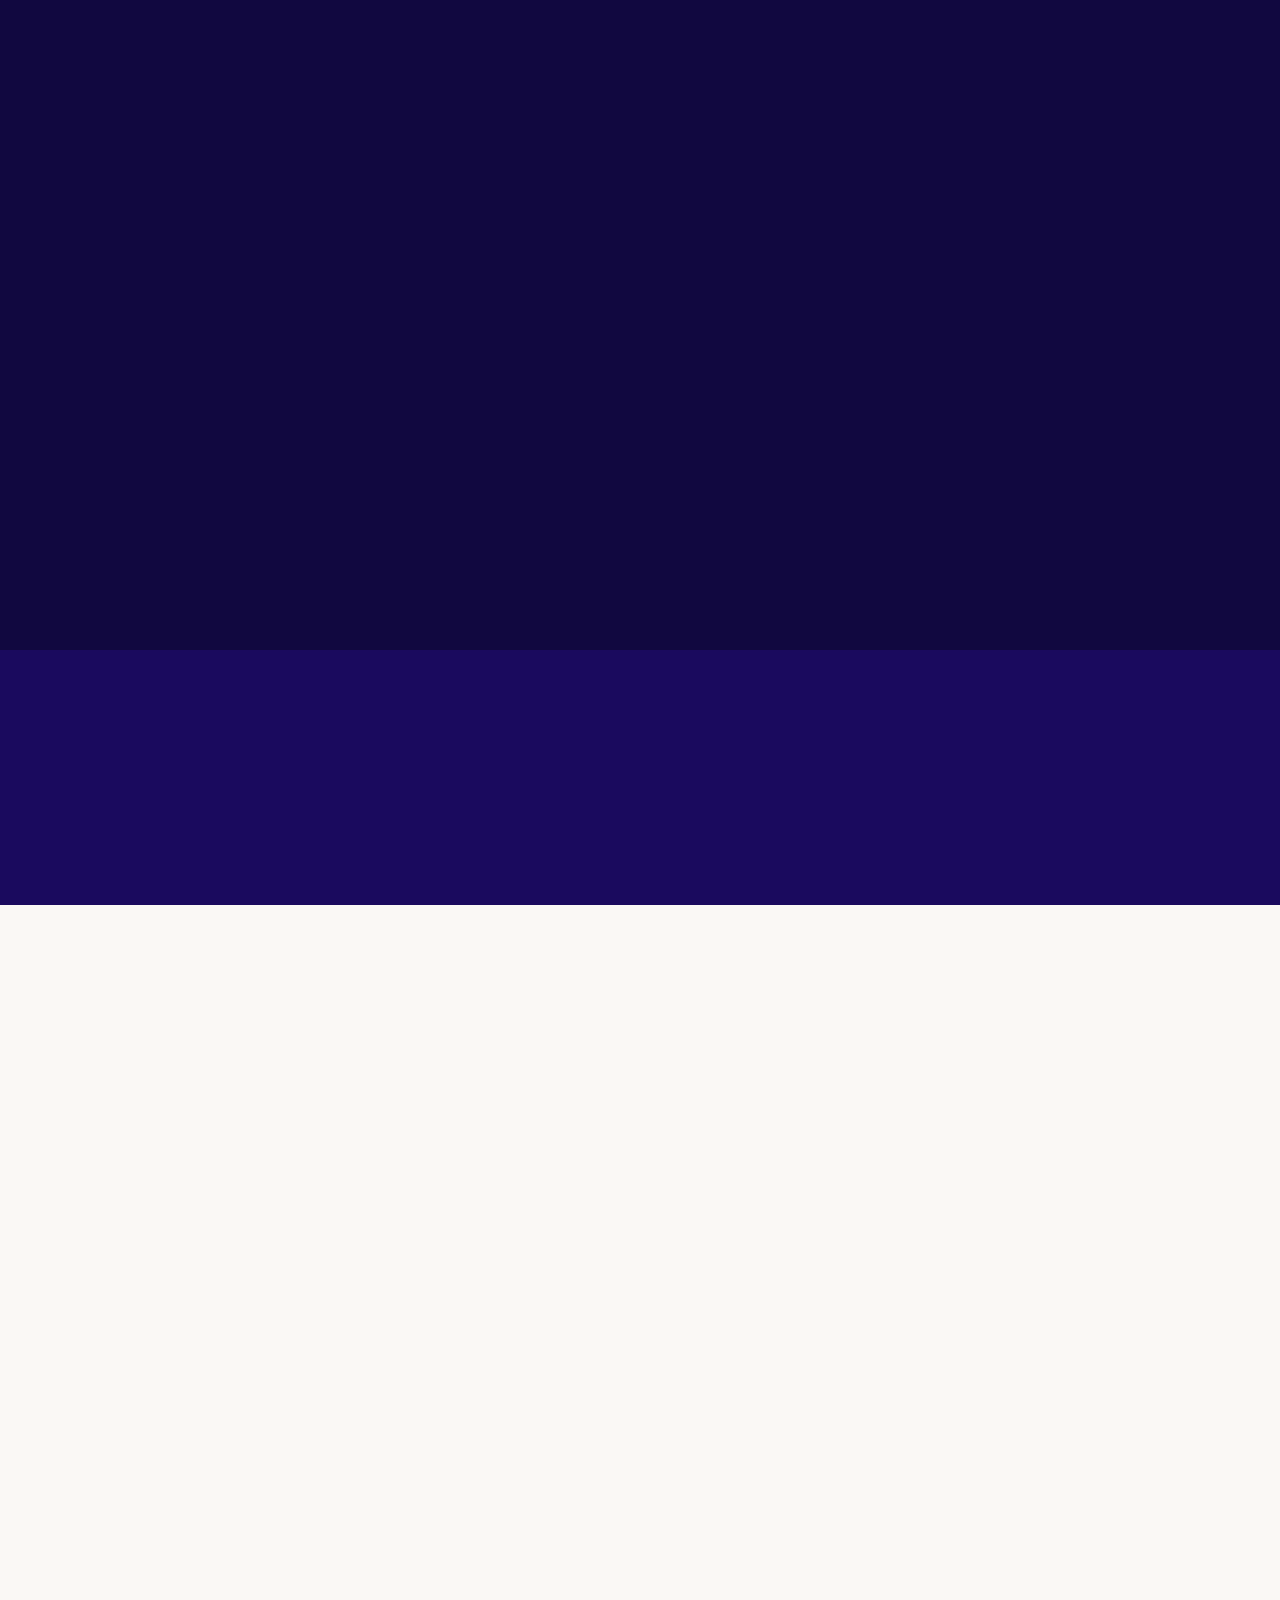
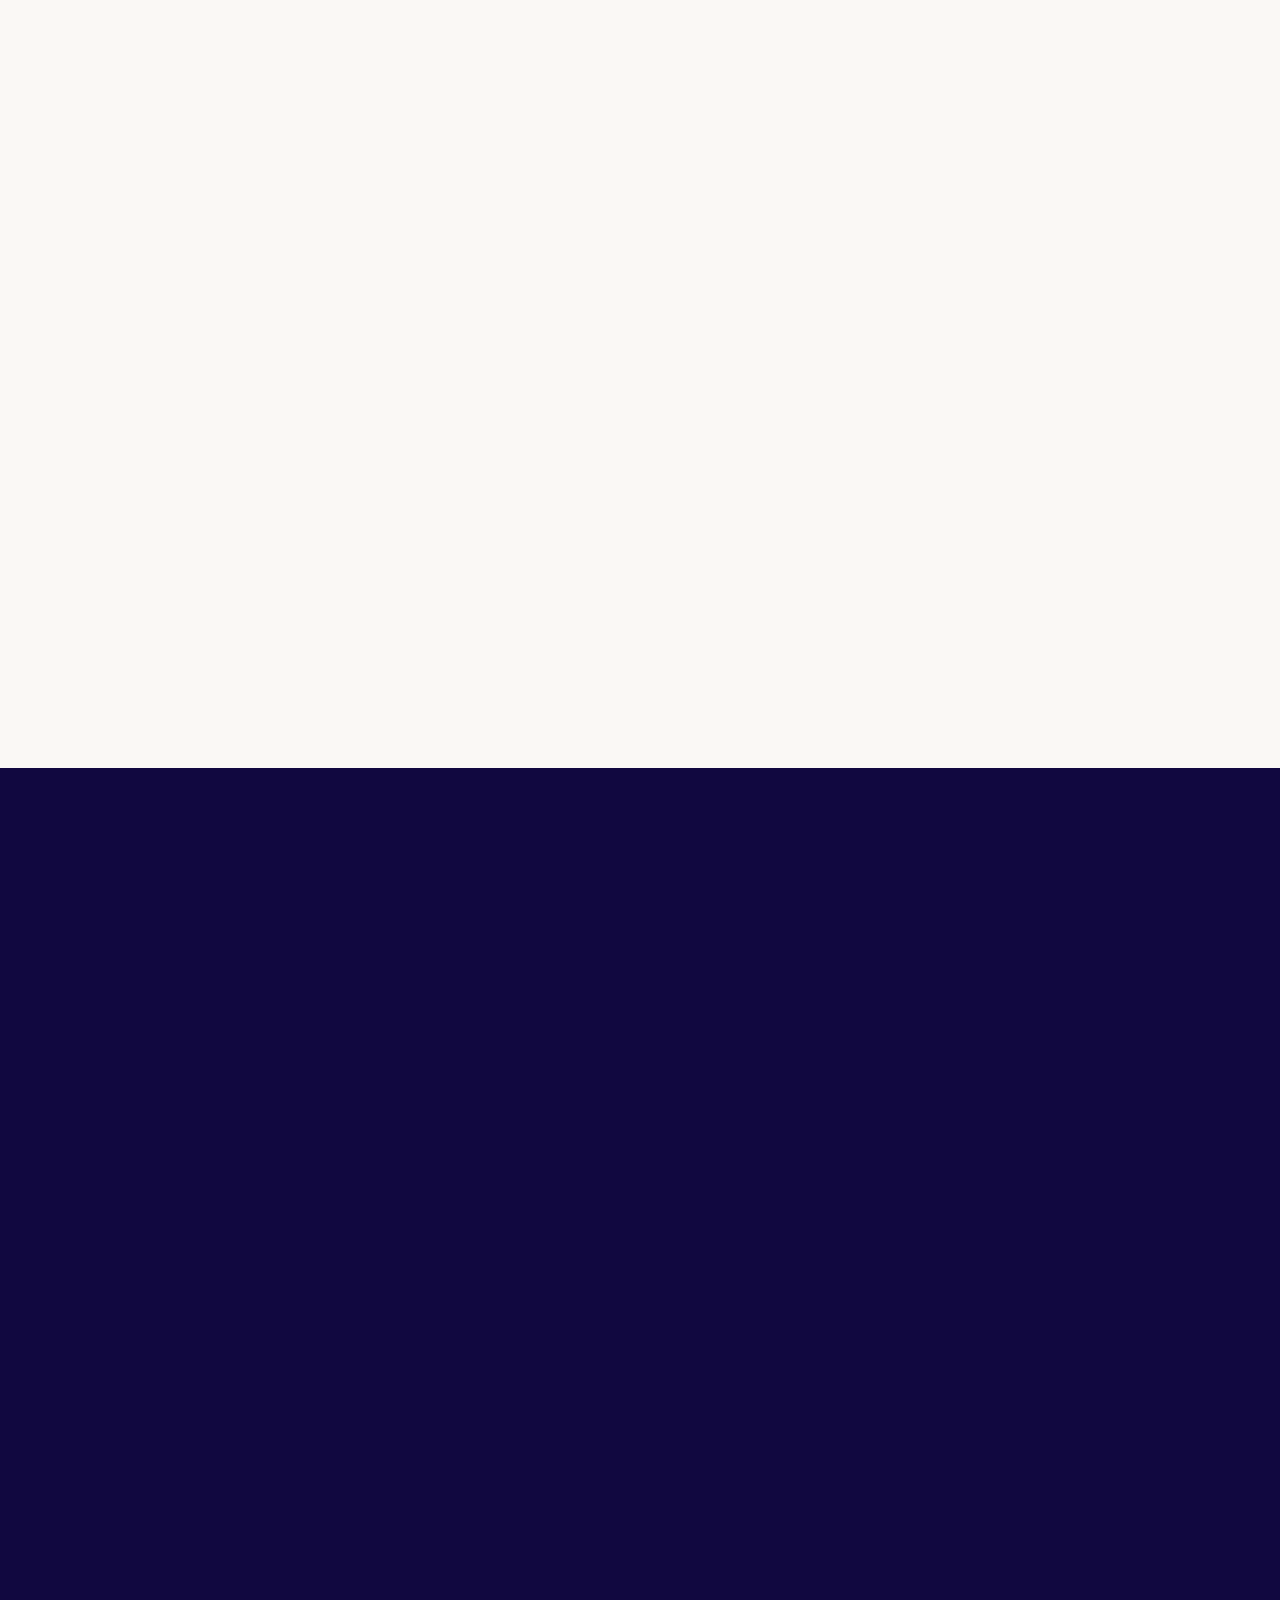
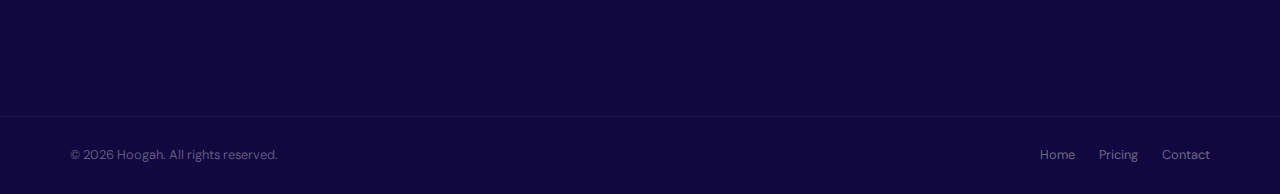
<file: lp-ads-organizers.html>
<!DOCTYPE html>
<html lang="en">
<head>
    <meta charset="UTF-8">
    <meta name="viewport" content="width=device-width, initial-scale=1.0">
    <title>Hoogah | Networking That Actually Works at Your Events</title>
    <meta name="description" content="Stop losing attendees to bad networking. Hoogah matches people at your event so they meet the right person, every time. Book a free demo.">
    <meta property="og:title" content="Hoogah | Networking That Actually Works at Your Events">
    <meta property="og:description" content="Stop losing attendees to bad networking. Hoogah matches people at your event so they meet the right person, every time.">
    <meta property="og:type" content="website">
    <link rel="icon" href="images/logo.png" type="image/png">
    <link rel="preconnect" href="https://fonts.googleapis.com">
    <link rel="preconnect" href="https://fonts.gstatic.com" crossorigin>
    <link href="https://fonts.googleapis.com/css2?family=Space+Grotesk:wght@400;500;600;700&family=DM+Sans:ital,wght@0,400;0,500;0,600;1,400&display=swap" rel="stylesheet">

    <!-- Meta Pixel Code -->
    <script>
    !function(f,b,e,v,n,t,s)
    {if(f.fbq)return;n=f.fbq=function(){n.callMethod?
    n.callMethod.apply(n,arguments):n.queue.push(arguments)};
    if(!f._fbq)f._fbq=n;n.push=n;n.loaded=!0;n.version='2.0';
    n.queue=[];t=b.createElement(e);t.async=!0;
    t.src=v;s=b.getElementsByTagName(e)[0];
    s.parentNode.insertBefore(t,s)}(window, document,'script',
    'https://connect.facebook.net/en_US/fbevents.js');
    fbq('init', '2407352259709613');
    fbq('track', 'PageView');
    </script>
    <noscript><img height="1" width="1" style="display:none" src="https://www.facebook.com/tr?id=2407352259709613&ev=PageView&noscript=1"/></noscript>

    <style>
        *, *::before, *::after { margin: 0; padding: 0; box-sizing: border-box; }

        :root {
            --navy: #1a0a5e;
            --navy-deep: #110840;
            --navy-light: #2a1a7e;
            --magenta: #a8198b;
            --magenta-light: #c94daa;
            --cream: #faf8f5;
            --cream-dark: #f2efea;
            --lime: #c8ff00;
            --lime-hover: #b8ef00;
            --white: #ffffff;
            --black: #0a0a0a;
            --gray-400: #9a9590;
            --gray-600: #5a5550;
            --text-muted: #6a6560;
            --border-subtle: rgba(26, 10, 94, 0.08);
            --radius: 1.25rem;
            --radius-lg: 1.75rem;
            --radius-xl: 2.5rem;
            --ease-out: cubic-bezier(0.16, 1, 0.3, 1);
            --ease-smooth: cubic-bezier(0.25, 0.46, 0.45, 0.94);
        }

        html { scroll-behavior: smooth; }

        body {
            font-family: 'DM Sans', sans-serif;
            color: var(--black);
            background: var(--cream);
            line-height: 1.6;
            -webkit-font-smoothing: antialiased;
            overflow-x: hidden;
        }

        h1, h2, h3, h4 { font-family: 'Space Grotesk', sans-serif; line-height: 1.15; }

        .container { max-width: 1140px; margin: 0 auto; padding: 0 24px; }

        /* ========== TOPBAR ========== */
        .topbar {
            position: fixed;
            top: 0;
            left: 0;
            right: 0;
            z-index: 100;
            padding: 20px 0;
            transition: all 0.4s var(--ease-smooth);
        }
        .topbar.scrolled {
            background: rgba(17, 8, 64, 0.95);
            backdrop-filter: blur(16px);
            -webkit-backdrop-filter: blur(16px);
            box-shadow: 0 2px 24px rgba(17, 8, 64, 0.15);
            padding: 14px 0;
        }
        .topbar-inner {
            display: flex;
            align-items: center;
            justify-content: space-between;
        }
        .topbar-logo img {
            height: 36px;
            width: auto;
        }
        .topbar-cta {
            display: inline-flex;
            align-items: center;
            gap: 8px;
            padding: 10px 24px;
            background: var(--lime);
            color: var(--navy);
            font-family: 'Space Grotesk', sans-serif;
            font-weight: 600;
            font-size: 0.85rem;
            text-decoration: none;
            border-radius: 100px;
            transition: all 0.25s var(--ease-out);
            letter-spacing: 0.01em;
        }
        .topbar-cta:hover {
            background: var(--lime-hover);
            transform: translateY(-1px);
        }

        /* ========== HERO ========== */
        .hero {
            min-height: 100dvh;
            display: flex;
            align-items: center;
            justify-content: center;
            text-align: center;
            padding: 140px 24px 80px;
            background: linear-gradient(180deg,
                rgba(17, 8, 64, 0.92) 0%,
                rgba(17, 8, 64, 0.85) 40%,
                rgba(17, 8, 64, 0.9) 70%,
                rgba(17, 8, 64, 0.95) 100%
            ), url('images/hero-event-networking.png') center/cover no-repeat;
            position: relative;
            overflow: hidden;
        }
        .hero::after {
            content: '';
            position: absolute;
            inset: 0;
            background: radial-gradient(ellipse at center, transparent 40%, rgba(17, 8, 64, 0.4) 100%);
            pointer-events: none;
        }
        .hero-content {
            position: relative;
            z-index: 2;
            max-width: 800px;
            margin: 0 auto;
        }
        .hero-badge {
            display: inline-flex;
            align-items: center;
            gap: 8px;
            padding: 8px 20px;
            background: rgba(255, 255, 255, 0.08);
            border: 1px solid rgba(255, 255, 255, 0.12);
            border-radius: 100px;
            font-size: 0.85rem;
            font-weight: 500;
            color: rgba(250, 248, 245, 0.85);
            margin-bottom: 28px;
            backdrop-filter: blur(8px);
        }
        .hero-badge-dot {
            width: 8px;
            height: 8px;
            background: var(--lime);
            border-radius: 50%;
            animation: pulse-dot 2s ease infinite;
        }
        @keyframes pulse-dot {
            0%, 100% { opacity: 1; transform: scale(1); }
            50% { opacity: 0.6; transform: scale(1.3); }
        }
        .hero h1 {
            font-size: clamp(2.4rem, 5.5vw, 4rem);
            font-weight: 700;
            color: var(--cream);
            margin-bottom: 20px;
            letter-spacing: -0.02em;
        }
        .hero h1 .accent {
            color: var(--lime);
        }
        .hero-desc {
            font-size: clamp(1.05rem, 1.8vw, 1.25rem);
            color: rgba(250, 248, 245, 0.75);
            max-width: 600px;
            margin: 0 auto 36px;
            line-height: 1.65;
        }
        .hero-cta {
            display: inline-flex;
            align-items: center;
            gap: 10px;
            padding: 16px 36px;
            background: var(--lime);
            color: var(--navy);
            font-family: 'Space Grotesk', sans-serif;
            font-weight: 600;
            font-size: 1rem;
            text-decoration: none;
            border-radius: 100px;
            transition: all 0.3s var(--ease-out);
            letter-spacing: 0.01em;
        }
        .hero-cta:hover {
            background: var(--lime-hover);
            transform: translateY(-2px);
            box-shadow: 0 8px 32px rgba(200, 255, 0, 0.25);
        }
        .hero-cta svg {
            width: 18px;
            height: 18px;
            transition: transform 0.3s ease;
        }
        .hero-cta:hover svg {
            transform: translateX(3px);
        }
        .hero-trust {
            margin-top: 20px;
            font-size: 0.8rem;
            color: rgba(250, 248, 245, 0.45);
        }

        /* ========== VSL VIDEO ========== */
        .vsl-section {
            padding: 0 24px 100px;
            background: var(--navy-deep);
            position: relative;
        }
        .vsl-wrap {
            max-width: 860px;
            margin: -60px auto 0;
            position: relative;
            z-index: 3;
            border-radius: var(--radius-lg);
            overflow: hidden;
            box-shadow: 0 24px 80px rgba(0, 0, 0, 0.4), 0 0 0 1px rgba(255, 255, 255, 0.06);
        }
        .vsl-wrap video {
            width: 100%;
            display: block;
            background: #000;
        }

        /* ========== PROBLEM SECTION ========== */
        .problem-section {
            padding: 100px 24px;
            background: var(--cream);
        }
        .problem-inner {
            max-width: 720px;
            margin: 0 auto;
            text-align: center;
        }
        .section-label {
            display: inline-flex;
            align-items: center;
            gap: 8px;
            font-family: 'Space Grotesk', sans-serif;
            font-size: 0.8rem;
            font-weight: 600;
            text-transform: uppercase;
            letter-spacing: 0.12em;
            color: var(--magenta);
            margin-bottom: 20px;
        }
        .section-label-line {
            width: 24px;
            height: 2px;
            background: var(--magenta);
            border-radius: 2px;
        }
        .problem-stat {
            font-family: 'Space Grotesk', sans-serif;
            font-size: clamp(3rem, 7vw, 5.5rem);
            font-weight: 700;
            color: var(--navy);
            line-height: 1;
            margin-bottom: 16px;
            letter-spacing: -0.03em;
        }
        .problem-stat-label {
            font-size: clamp(1.1rem, 2vw, 1.35rem);
            font-weight: 500;
            color: var(--navy);
            margin-bottom: 40px;
            line-height: 1.4;
        }
        .problem-cards {
            display: grid;
            grid-template-columns: repeat(3, 1fr);
            gap: 20px;
            margin-top: 48px;
        }
        .problem-card {
            background: var(--white);
            border: 1px solid var(--border-subtle);
            border-radius: var(--radius);
            padding: 28px 24px;
            text-align: left;
            transition: transform 0.3s var(--ease-out), box-shadow 0.3s var(--ease-out);
        }
        .problem-card:hover {
            transform: translateY(-4px);
            box-shadow: 0 12px 40px rgba(26, 10, 94, 0.08);
        }
        .problem-card-icon {
            width: 44px;
            height: 44px;
            background: rgba(168, 25, 139, 0.08);
            border-radius: 12px;
            display: flex;
            align-items: center;
            justify-content: center;
            margin-bottom: 16px;
            font-size: 1.3rem;
        }
        .problem-card h3 {
            font-size: 1rem;
            font-weight: 600;
            color: var(--navy);
            margin-bottom: 8px;
        }
        .problem-card p {
            font-size: 0.9rem;
            color: var(--text-muted);
            line-height: 1.55;
        }

        /* ========== MARQUEE ========== */
        .marquee-section {
            padding: 20px 0;
            background: var(--navy);
            border-top: 1px solid rgba(255, 255, 255, 0.06);
            border-bottom: 1px solid rgba(255, 255, 255, 0.06);
            overflow: hidden;
        }
        .marquee-track {
            display: flex;
            gap: 48px;
            animation: marquee 30s linear infinite;
            white-space: nowrap;
        }
        .marquee-item {
            display: flex;
            align-items: center;
            gap: 48px;
            font-family: 'Space Grotesk', sans-serif;
            font-size: 0.95rem;
            font-weight: 500;
            color: rgba(250, 248, 245, 0.6);
            text-transform: uppercase;
            letter-spacing: 0.08em;
            flex-shrink: 0;
        }
        .marquee-dot {
            width: 6px;
            height: 6px;
            background: var(--lime);
            border-radius: 50%;
            flex-shrink: 0;
        }
        @keyframes marquee {
            0% { transform: translateX(0); }
            100% { transform: translateX(-50%); }
        }

        /* ========== HOW IT WORKS ========== */
        .solution-section {
            padding: 100px 24px;
            background: var(--navy-deep);
            color: var(--cream);
            border-radius: var(--radius-xl) var(--radius-xl) 0 0;
        }
        .solution-header {
            text-align: center;
            max-width: 600px;
            margin: 0 auto 72px;
        }
        .solution-header .section-label {
            color: var(--lime);
        }
        .solution-header .section-label-line {
            background: var(--lime);
        }
        .solution-header h2 {
            font-size: clamp(2rem, 4vw, 3rem);
            font-weight: 700;
            color: var(--cream);
            margin-bottom: 16px;
            letter-spacing: -0.02em;
        }
        .solution-header p {
            font-size: 1.1rem;
            color: rgba(250, 248, 245, 0.65);
        }
        .solution-steps {
            display: flex;
            flex-direction: column;
            gap: 32px;
            max-width: 1000px;
            margin: 0 auto;
        }
        .solution-step {
            display: grid;
            grid-template-columns: 1.15fr 1fr;
            gap: 0;
            border-radius: var(--radius-lg);
            background: rgba(255, 255, 255, 0.03);
            border: 1px solid rgba(255, 255, 255, 0.06);
            overflow: hidden;
            transition: transform 0.4s var(--ease-out);
        }
        .solution-step:hover {
            transform: translateY(-4px);
        }
        .solution-step.reverse {
            direction: rtl;
        }
        .solution-step.reverse > * {
            direction: ltr;
        }
        .step-content {
            padding: 48px 44px;
            display: flex;
            flex-direction: column;
            justify-content: center;
        }
        .step-number {
            display: inline-flex;
            align-items: center;
            justify-content: center;
            width: 36px;
            height: 36px;
            background: rgba(200, 255, 0, 0.1);
            border: 1px solid rgba(200, 255, 0, 0.2);
            border-radius: 10px;
            font-family: 'Space Grotesk', sans-serif;
            font-weight: 700;
            font-size: 0.9rem;
            color: var(--lime);
            margin-bottom: 20px;
        }
        .step-content h3 {
            font-size: clamp(1.3rem, 2.2vw, 1.65rem);
            font-weight: 600;
            color: var(--cream);
            margin-bottom: 12px;
            letter-spacing: -0.01em;
        }
        .step-content p {
            font-size: 1rem;
            color: rgba(250, 248, 245, 0.6);
            line-height: 1.65;
        }
        .step-visual {
            position: relative;
            overflow: hidden;
            min-height: 300px;
        }
        .step-visual img {
            width: 100%;
            height: 100%;
            object-fit: cover;
        }

        /* ========== PROOF / TESTIMONIAL ========== */
        .proof-section {
            padding: 100px 24px 120px;
            background: var(--navy-deep);
        }
        .proof-inner {
            max-width: 800px;
            margin: 0 auto;
            text-align: center;
            position: relative;
        }
        .proof-quote-mark {
            font-family: Georgia, serif;
            font-size: 8rem;
            line-height: 1;
            color: rgba(250, 248, 245, 0.06);
            position: absolute;
            top: -40px;
            left: 50%;
            transform: translateX(-50%);
            pointer-events: none;
        }
        .proof-quote {
            font-size: clamp(1.5rem, 2.8vw, 2.2rem);
            font-weight: 400;
            color: var(--cream);
            line-height: 1.45;
            margin-bottom: 32px;
            font-style: italic;
            position: relative;
            z-index: 1;
        }
        .proof-author {
            display: flex;
            align-items: center;
            justify-content: center;
            gap: 12px;
            font-size: 0.95rem;
            color: rgba(250, 248, 245, 0.5);
        }
        .proof-author-dash {
            width: 20px;
            height: 1px;
            background: rgba(250, 248, 245, 0.3);
        }

        /* ========== RESULTS / NUMBERS ========== */
        .results-section {
            padding: 80px 24px;
            background: var(--navy);
        }
        .results-grid {
            display: grid;
            grid-template-columns: repeat(3, 1fr);
            gap: 32px;
            max-width: 800px;
            margin: 0 auto;
            text-align: center;
        }
        .result-item h3 {
            font-size: clamp(2.5rem, 5vw, 3.5rem);
            font-weight: 700;
            color: var(--lime);
            letter-spacing: -0.03em;
            margin-bottom: 8px;
        }
        .result-item p {
            font-size: 0.9rem;
            color: rgba(250, 248, 245, 0.6);
            font-weight: 500;
        }

        /* ========== TEAM SECTION ========== */
        .team-section {
            padding: 100px 24px;
            background: var(--cream);
            border-radius: var(--radius-xl) var(--radius-xl) 0 0;
        }
        .team-header {
            text-align: center;
            max-width: 560px;
            margin: 0 auto 56px;
        }
        .team-header h2 {
            font-size: clamp(1.8rem, 3.5vw, 2.5rem);
            font-weight: 700;
            color: var(--navy);
            margin-bottom: 12px;
            letter-spacing: -0.02em;
        }
        .team-header p {
            font-size: 1.05rem;
            color: var(--text-muted);
        }
        .team-grid {
            display: flex;
            justify-content: center;
            gap: 64px;
            flex-wrap: wrap;
        }
        .team-card {
            display: flex;
            flex-direction: column;
            align-items: center;
            text-align: center;
            max-width: 280px;
        }
        .team-photo {
            width: 180px;
            height: 180px;
            border-radius: 50%;
            object-fit: cover;
            border: 3px solid var(--border-subtle);
            margin-bottom: 20px;
            transition: transform 0.4s var(--ease-out);
        }
        .team-photo:hover {
            transform: scale(1.05);
        }
        .team-card h3 {
            font-size: 1.3rem;
            font-weight: 600;
            color: var(--navy);
            margin-bottom: 4px;
        }
        .team-role {
            font-family: 'Space Grotesk', sans-serif;
            font-size: 0.8rem;
            font-weight: 600;
            text-transform: uppercase;
            letter-spacing: 0.1em;
            color: var(--magenta);
            margin-bottom: 12px;
        }
        .team-card p:last-child {
            font-size: 0.95rem;
            color: var(--text-muted);
            line-height: 1.6;
        }

        /* ========== FAQ ========== */
        .faq-section {
            padding: 80px 24px 100px;
            background: var(--cream);
        }
        .faq-header {
            text-align: center;
            margin-bottom: 48px;
        }
        .faq-header h2 {
            font-size: clamp(1.6rem, 3vw, 2.2rem);
            font-weight: 700;
            color: var(--navy);
            letter-spacing: -0.02em;
        }
        .faq-list {
            max-width: 700px;
            margin: 0 auto;
        }
        .faq-item {
            border-bottom: 1px solid var(--border-subtle);
        }
        .faq-question {
            width: 100%;
            display: flex;
            align-items: center;
            justify-content: space-between;
            padding: 20px 0;
            background: none;
            border: none;
            cursor: pointer;
            font-family: 'Space Grotesk', sans-serif;
            font-size: 1.05rem;
            font-weight: 600;
            color: var(--navy);
            text-align: left;
            gap: 16px;
        }
        .faq-question svg {
            width: 20px;
            height: 20px;
            flex-shrink: 0;
            transition: transform 0.3s ease;
            color: var(--magenta);
        }
        .faq-item.open .faq-question svg {
            transform: rotate(45deg);
        }
        .faq-answer {
            max-height: 0;
            overflow: hidden;
            transition: max-height 0.35s var(--ease-out);
        }
        .faq-answer-inner {
            padding: 0 0 20px;
            font-size: 0.95rem;
            color: var(--text-muted);
            line-height: 1.65;
        }

        /* ========== FORM / BOOKING SECTION ========== */
        .booking-section {
            padding: 100px 24px;
            background: var(--navy-deep);
            color: var(--cream);
        }
        .booking-inner {
            max-width: 900px;
            margin: 0 auto;
        }
        .booking-header {
            text-align: center;
            margin-bottom: 48px;
        }
        .booking-header h2 {
            font-size: clamp(2rem, 4vw, 2.8rem);
            font-weight: 700;
            color: var(--cream);
            margin-bottom: 16px;
            letter-spacing: -0.02em;
        }
        .booking-header p {
            font-size: 1.1rem;
            color: rgba(250, 248, 245, 0.6);
            max-width: 500px;
            margin: 0 auto 28px;
        }
        .booking-trust {
            display: flex;
            justify-content: center;
            gap: 32px;
            flex-wrap: wrap;
        }
        .trust-item {
            display: flex;
            align-items: center;
            gap: 8px;
            font-size: 0.85rem;
            color: rgba(250, 248, 245, 0.5);
        }
        .trust-item svg {
            width: 16px;
            height: 16px;
            color: var(--lime);
        }
        .booking-form-wrap {
            max-width: 600px;
            margin: 0 auto;
            background: rgba(255, 255, 255, 0.04);
            border: 1px solid rgba(255, 255, 255, 0.08);
            border-radius: var(--radius-lg);
            padding: 32px;
            min-height: 480px;
        }

        /* ========== FOOTER ========== */
        .lp-footer {
            padding: 28px 24px;
            background: var(--navy-deep);
            border-top: 1px solid rgba(255, 255, 255, 0.06);
        }
        .footer-inner {
            max-width: 1140px;
            margin: 0 auto;
            display: flex;
            justify-content: space-between;
            align-items: center;
        }
        .footer-copy {
            font-size: 0.8rem;
            color: rgba(250, 248, 245, 0.35);
        }
        .footer-links {
            display: flex;
            gap: 24px;
        }
        .footer-links a {
            font-size: 0.8rem;
            color: rgba(250, 248, 245, 0.4);
            text-decoration: none;
            transition: color 0.2s ease;
        }
        .footer-links a:hover {
            color: var(--cream);
        }

        /* ========== STICKY MOBILE CTA ========== */
        .sticky-cta {
            position: fixed;
            bottom: 0;
            left: 0;
            right: 0;
            z-index: 90;
            padding: 12px 20px;
            background: rgba(17, 8, 64, 0.97);
            backdrop-filter: blur(12px);
            -webkit-backdrop-filter: blur(12px);
            border-top: 1px solid rgba(200, 255, 0, 0.15);
            display: none;
            opacity: 0;
            transform: translateY(100%);
            transition: all 0.4s var(--ease-out);
        }
        .sticky-cta.visible {
            opacity: 1;
            transform: translateY(0);
        }
        .sticky-cta a {
            display: block;
            width: 100%;
            padding: 14px;
            background: var(--lime);
            color: var(--navy);
            font-family: 'Space Grotesk', sans-serif;
            font-weight: 600;
            font-size: 0.95rem;
            text-align: center;
            text-decoration: none;
            border-radius: 100px;
        }

        /* ========== SCROLL REVEAL ========== */
        .reveal {
            opacity: 0;
            transform: translateY(30px);
            transition: opacity 0.7s var(--ease-out), transform 0.7s var(--ease-out);
        }
        .reveal.visible {
            opacity: 1;
            transform: translateY(0);
        }

        /* ========== RESPONSIVE ========== */
        @media (max-width: 768px) {
            .hero { padding: 120px 20px 60px; min-height: auto; }
            .hero h1 { font-size: clamp(2rem, 7vw, 2.8rem); }
            .vsl-wrap { margin-top: -40px; border-radius: var(--radius); }
            .vsl-section { padding-bottom: 60px; }

            .problem-cards { grid-template-columns: 1fr; gap: 16px; }
            .problem-section { padding: 72px 20px; }

            .solution-section { padding: 72px 20px; }
            .solution-step { grid-template-columns: 1fr; }
            .solution-step.reverse { direction: ltr; }
            .step-visual { min-height: 220px; }
            .step-content { padding: 32px 28px; }

            .proof-section { padding: 72px 20px; }

            .results-grid { grid-template-columns: repeat(3, 1fr); gap: 16px; }
            .results-section { padding: 56px 20px; }

            .team-section { padding: 72px 20px; }
            .team-grid { gap: 40px; }

            .faq-section { padding: 56px 20px 72px; }

            .booking-section { padding: 72px 20px; }
            .booking-form-wrap { padding: 20px; }
            .booking-trust { gap: 16px; }

            .footer-inner { flex-direction: column; gap: 12px; text-align: center; }

            .sticky-cta { display: block; }

            .topbar-cta { padding: 8px 18px; font-size: 0.8rem; }
        }

        @media (max-width: 480px) {
            .hero h1 { font-size: 1.85rem; }
            .hero-desc { font-size: 0.95rem; }
            .hero-cta { padding: 14px 28px; font-size: 0.9rem; }
            .results-grid { grid-template-columns: 1fr; gap: 24px; }
        }
    </style>
</head>
<body>

    <!-- TOPBAR -->
    <nav class="topbar" id="topbar">
        <div class="container">
            <div class="topbar-inner">
                <a href="https://hoogah.co" class="topbar-logo">
                    <img src="images/logo-white-cropped.png" alt="Hoogah">
                </a>
                <a href="#book" class="topbar-cta scroll-to-form">Book a Free Demo</a>
            </div>
        </div>
    </nav>

    <!-- HERO -->
    <section class="hero">
        <div class="hero-content">
            <div class="hero-badge reveal">
                <span class="hero-badge-dot"></span>
                For Event Organizers
            </div>
            <h1 class="reveal">Your Attendees Are Leaving Without <span class="accent">Meeting Anyone</span></h1>
            <p class="hero-desc reveal">Most events have great speakers and great venues. But networking? It's a mess. People wander, stick to who they know, and leave disappointed. Hoogah fixes that.</p>
            <a href="#book" class="hero-cta scroll-to-form reveal">
                See How It Works
                <svg viewBox="0 0 24 24" fill="none" stroke="currentColor" stroke-width="2.5" stroke-linecap="round" stroke-linejoin="round"><line x1="7" y1="17" x2="17" y2="7"/><polyline points="7 7 17 7 17 17"/></svg>
            </a>
            <p class="hero-trust reveal">Free 15-min call. No credit card. No commitment.</p>
        </div>
    </section>

    <!-- VSL VIDEO -->
    <section class="vsl-section">
        <div class="vsl-wrap reveal">
            <video controls preload="metadata" poster="" playsinline>
                <source src="https://assets.cdn.filesafe.space/76oL0AnJq8m4KRtvkuy4/media/69bd99bfb5ee802c8312c4e5.mp4" type="video/mp4">
                Your browser does not support the video tag.
            </video>
        </div>
    </section>

    <!-- PROBLEM -->
    <section class="problem-section">
        <div class="problem-inner">
            <div class="section-label reveal">
                <span class="section-label-line"></span>
                The Problem
                <span class="section-label-line"></span>
            </div>
            <div class="problem-stat reveal">68%</div>
            <p class="problem-stat-label reveal">of event attendees leave without making a single meaningful connection.</p>
        </div>
        <div class="container">
            <div class="problem-cards">
                <div class="problem-card reveal">
                    <div class="problem-card-icon">&#128566;</div>
                    <h3>Awkward Networking Sessions</h3>
                    <p>People stand around hoping someone talks to them. Most don't. The "networking break" becomes a coffee break.</p>
                </div>
                <div class="problem-card reveal">
                    <div class="problem-card-icon">&#128257;</div>
                    <h3>Attendees Don't Return</h3>
                    <p>When people don't meet anyone valuable, they don't come back next year. Your retention drops and so does revenue.</p>
                </div>
                <div class="problem-card reveal">
                    <div class="problem-card-icon">&#129335;</div>
                    <h3>No Visibility Into Connections</h3>
                    <p>You have no idea if people actually connected. No data, no feedback, no way to improve.</p>
                </div>
            </div>
        </div>
    </section>

    <!-- MARQUEE -->
    <section class="marquee-section">
        <div class="marquee-track">
            <span class="marquee-item">Intentional Networking <span class="marquee-dot"></span></span>
            <span class="marquee-item">Connection by Design <span class="marquee-dot"></span></span>
            <span class="marquee-item">No More Awkward Mixers <span class="marquee-dot"></span></span>
            <span class="marquee-item">Real Conversations <span class="marquee-dot"></span></span>
            <span class="marquee-item">Better Retention <span class="marquee-dot"></span></span>
            <span class="marquee-item">Deeper Insights <span class="marquee-dot"></span></span>
            <span class="marquee-item">Intentional Networking <span class="marquee-dot"></span></span>
            <span class="marquee-item">Connection by Design <span class="marquee-dot"></span></span>
            <span class="marquee-item">No More Awkward Mixers <span class="marquee-dot"></span></span>
            <span class="marquee-item">Real Conversations <span class="marquee-dot"></span></span>
            <span class="marquee-item">Better Retention <span class="marquee-dot"></span></span>
            <span class="marquee-item">Deeper Insights <span class="marquee-dot"></span></span>
        </div>
    </section>

    <!-- HOW IT WORKS -->
    <section class="solution-section">
        <div class="solution-header">
            <div class="section-label reveal">
                <span class="section-label-line"></span>
                How It Works
                <span class="section-label-line"></span>
            </div>
            <h2 class="reveal">Three Steps. That's It.</h2>
            <p class="reveal">No app downloads. No complicated setup. Just better networking.</p>
        </div>
        <div class="solution-steps">
            <!-- Step 1 -->
            <div class="solution-step reveal">
                <div class="step-content">
                    <span class="step-number">1</span>
                    <h3>Attendees Scan a QR Code & Answer a Few Questions</h3>
                    <p>Takes 90 seconds. No app needed. They tell us what they're looking for, what they do, and what they want to talk about.</p>
                </div>
                <div class="step-visual">
                    <img src="images/phone-scan-qr.png" alt="Attendee scanning QR code on phone">
                </div>
            </div>
            <!-- Step 2 -->
            <div class="solution-step reverse reveal">
                <div class="step-content">
                    <span class="step-number">2</span>
                    <h3>They're Instantly Matched With the Right People</h3>
                    <p>Our algorithm pairs people based on shared interests, goals, and what they can offer each other. No random matching. No awkward small talk.</p>
                </div>
                <div class="step-visual">
                    <img src="images/pair-deep-conversation.png" alt="Two people having a deep conversation">
                </div>
            </div>
            <!-- Step 3 -->
            <div class="solution-step reveal">
                <div class="step-content">
                    <span class="step-number">3</span>
                    <h3>You See Exactly What Happened</h3>
                    <p>Get real data on who connected, satisfaction scores, and networking activity. Finally know if your event actually delivered on its promise.</p>
                </div>
                <div class="step-visual">
                    <img src="images/organizer-watching-connections.png" alt="Organizer viewing connection analytics">
                </div>
            </div>
        </div>
    </section>

    <!-- SOCIAL PROOF -->
    <section class="proof-section">
        <div class="proof-inner reveal">
            <div class="proof-quote-mark">"</div>
            <blockquote class="proof-quote">
                "The connections people made at our event were the #1 reason they said they'd come back. That never happened before Hoogah."
            </blockquote>
            <div class="proof-author">
                <span class="proof-author-dash"></span>
                Event Organizer, 200+ attendee conference
            </div>
        </div>
    </section>

    <!-- RESULTS NUMBERS -->
    <section class="results-section">
        <div class="results-grid">
            <div class="result-item reveal">
                <h3>90s</h3>
                <p>Average setup time per attendee</p>
            </div>
            <div class="result-item reveal">
                <h3>3x</h3>
                <p>More meaningful connections made</p>
            </div>
            <div class="result-item reveal">
                <h3>10min</h3>
                <p>To set up your entire event</p>
            </div>
        </div>
    </section>

    <!-- TEAM -->
    <section class="team-section">
        <div class="team-header">
            <div class="section-label reveal">
                <span class="section-label-line"></span>
                Who's Behind This
                <span class="section-label-line"></span>
            </div>
            <h2 class="reveal">Built by People Who Get Events</h2>
            <p class="reveal">We've seen how isolation breaks communities. Hoogah exists to fix that.</p>
        </div>
        <div class="team-grid">
            <div class="team-card reveal">
                <img src="images/khushi.png" alt="Khushi Yadav" class="team-photo">
                <h3>Khushi Yadav</h3>
                <span class="team-role">Founder</span>
                <p>20 years in tech before building Hoogah. Started after seeing firsthand how isolation breaks teams and communities. On a mission to make belonging something you can design.</p>
            </div>
            <div class="team-card reveal">
                <img src="images/joe.jpg" alt="Joe Lovett" class="team-photo">
                <h3>Joe Lovett</h3>
                <span class="team-role">Co-Founder</span>
                <p>Strategic marketing leader who has worked with Google, Marriott, and P&G. Spent his career figuring out what makes people engage. Now applying that to real human connection.</p>
            </div>
        </div>
    </section>

    <!-- FAQ -->
    <section class="faq-section">
        <div class="faq-header">
            <h2 class="reveal">Common Questions</h2>
        </div>
        <div class="faq-list">
            <div class="faq-item reveal">
                <button class="faq-question">
                    Do attendees need to download an app?
                    <svg viewBox="0 0 24 24" fill="none" stroke="currentColor" stroke-width="2.5" stroke-linecap="round" stroke-linejoin="round"><line x1="12" y1="5" x2="12" y2="19"/><line x1="5" y1="12" x2="19" y2="12"/></svg>
                </button>
                <div class="faq-answer">
                    <div class="faq-answer-inner">No. They scan a QR code and everything runs in their browser. Takes about 90 seconds. No downloads, no sign-ups.</div>
                </div>
            </div>
            <div class="faq-item reveal">
                <button class="faq-question">
                    How long does setup take for my event?
                    <svg viewBox="0 0 24 24" fill="none" stroke="currentColor" stroke-width="2.5" stroke-linecap="round" stroke-linejoin="round"><line x1="12" y1="5" x2="12" y2="19"/><line x1="5" y1="12" x2="19" y2="12"/></svg>
                </button>
                <div class="faq-answer">
                    <div class="faq-answer-inner">About 10 minutes in the admin dashboard. You set your event details, customize the questions, and you're ready to go.</div>
                </div>
            </div>
            <div class="faq-item reveal">
                <button class="faq-question">
                    What event sizes does this work for?
                    <svg viewBox="0 0 24 24" fill="none" stroke="currentColor" stroke-width="2.5" stroke-linecap="round" stroke-linejoin="round"><line x1="12" y1="5" x2="12" y2="19"/><line x1="5" y1="12" x2="19" y2="12"/></svg>
                </button>
                <div class="faq-answer">
                    <div class="faq-answer-inner">Optimized for events with 20 to 100 attendees. Works great for conferences, workshops, corporate offsites, and community meetups.</div>
                </div>
            </div>
            <div class="faq-item reveal">
                <button class="faq-question">
                    Is this just random matching?
                    <svg viewBox="0 0 24 24" fill="none" stroke="currentColor" stroke-width="2.5" stroke-linecap="round" stroke-linejoin="round"><line x1="12" y1="5" x2="12" y2="19"/><line x1="5" y1="12" x2="19" y2="12"/></svg>
                </button>
                <div class="faq-answer">
                    <div class="faq-answer-inner">Not at all. Our algorithm matches people based on shared interests, complementary skills, and what they're looking for. We also generate AI-powered icebreaker prompts so conversations start strong.</div>
                </div>
            </div>
            <div class="faq-item reveal">
                <button class="faq-question">
                    What connection formats are available?
                    <svg viewBox="0 0 24 24" fill="none" stroke="currentColor" stroke-width="2.5" stroke-linecap="round" stroke-linejoin="round"><line x1="12" y1="5" x2="12" y2="19"/><line x1="5" y1="12" x2="19" y2="12"/></svg>
                </button>
                <div class="faq-answer">
                    <div class="faq-answer-inner">Three formats: 1-on-1 conversations, small huddles (3-6 people), and community stations for larger group discussions. Mix and match based on your event.</div>
                </div>
            </div>
            <div class="faq-item reveal">
                <button class="faq-question">
                    Can I customize the matching questions?
                    <svg viewBox="0 0 24 24" fill="none" stroke="currentColor" stroke-width="2.5" stroke-linecap="round" stroke-linejoin="round"><line x1="12" y1="5" x2="12" y2="19"/><line x1="5" y1="12" x2="19" y2="12"/></svg>
                </button>
                <div class="faq-answer">
                    <div class="faq-answer-inner">Yes, fully customizable through the admin dashboard. Tailor questions to your event type and audience.</div>
                </div>
            </div>
        </div>
    </section>

    <!-- BOOKING / FORM -->
    <section class="booking-section" id="book">
        <div class="booking-inner">
            <div class="booking-header">
                <div class="section-label reveal">
                    <span class="section-label-line" style="background: var(--lime);"></span>
                    Get Started
                    <span class="section-label-line" style="background: var(--lime);"></span>
                </div>
                <h2 class="reveal">Ready to Fix Networking at Your Events?</h2>
                <p class="reveal">Book a free 15-minute call. We'll show you exactly how Hoogah works for your event.</p>
                <div class="booking-trust reveal">
                    <span class="trust-item">
                        <svg viewBox="0 0 24 24" fill="none" stroke="currentColor" stroke-width="2.5" stroke-linecap="round" stroke-linejoin="round"><polyline points="20 6 9 17 4 12"/></svg>
                        Free 15-minute call
                    </span>
                    <span class="trust-item">
                        <svg viewBox="0 0 24 24" fill="none" stroke="currentColor" stroke-width="2.5" stroke-linecap="round" stroke-linejoin="round"><polyline points="20 6 9 17 4 12"/></svg>
                        No credit card required
                    </span>
                    <span class="trust-item">
                        <svg viewBox="0 0 24 24" fill="none" stroke="currentColor" stroke-width="2.5" stroke-linecap="round" stroke-linejoin="round"><polyline points="20 6 9 17 4 12"/></svg>
                        Setup in 10 minutes
                    </span>
                </div>
            </div>
            <div class="booking-form-wrap reveal">
                <iframe src="https://api.leadconnectorhq.com/widget/booking/dIEEY52XKYBdBEZKBAgo" style="width:100%;height:100%;border:none;overflow:hidden;" scrolling="no" id="dIEEY52XKYBdBEZKBAgo_lp2"></iframe>
                <script src="https://link.msgsndr.com/js/form_embed.js" type="text/javascript"></script>
            </div>
        </div>
    </section>

    <!-- FOOTER -->
    <footer class="lp-footer">
        <div class="footer-inner">
            <span class="footer-copy">&copy; 2026 Hoogah. All rights reserved.</span>
            <div class="footer-links">
                <a href="https://hoogah.co">Home</a>
                <a href="https://hoogah.co/pricing.html">Pricing</a>
                <a href="mailto:hello@hoogah.com">Contact</a>
            </div>
        </div>
    </footer>

    <!-- STICKY MOBILE CTA -->
    <div class="sticky-cta" id="stickyCta">
        <a href="#book" class="scroll-to-form">Book a Free Demo</a>
    </div>

    <!-- SCRIPTS -->
    <script>
        // Topbar scroll effect
        const topbar = document.getElementById('topbar');
        let lastScrollY = 0;

        window.addEventListener('scroll', () => {
            const currentScrollY = window.scrollY;
            if (currentScrollY > 60) {
                topbar.classList.add('scrolled');
            } else {
                topbar.classList.remove('scrolled');
            }
            lastScrollY = currentScrollY;
        }, { passive: true });

        // Smooth scroll for all CTAs
        document.querySelectorAll('.scroll-to-form').forEach(link => {
            link.addEventListener('click', (e) => {
                e.preventDefault();
                const target = document.getElementById('book');
                if (target) {
                    const offset = 40;
                    const top = target.getBoundingClientRect().top + window.pageYOffset - offset;
                    window.scrollTo({ top, behavior: 'smooth' });

                    // Fire Meta event
                    if (typeof fbq !== 'undefined') {
                        fbq('track', 'ViewContent', { content_name: 'LP Ads Organizers - CTA Click' });
                    }
                }
            });
        });

        // Sticky mobile CTA
        const stickyCta = document.getElementById('stickyCta');
        function updateStickyCta() {
            if (window.innerWidth <= 768 && window.scrollY > 500) {
                stickyCta.classList.add('visible');
            } else {
                stickyCta.classList.remove('visible');
            }
        }
        window.addEventListener('scroll', updateStickyCta, { passive: true });
        window.addEventListener('resize', updateStickyCta, { passive: true });

        // Scroll reveal with IntersectionObserver
        const revealElements = document.querySelectorAll('.reveal');
        const observer = new IntersectionObserver((entries) => {
            entries.forEach(entry => {
                if (entry.isIntersecting) {
                    entry.target.classList.add('visible');
                    observer.unobserve(entry.target);
                }
            });
        }, {
            threshold: 0.1,
            rootMargin: '-40px'
        });
        revealElements.forEach(el => observer.observe(el));

        // FAQ accordion
        document.querySelectorAll('.faq-question').forEach(btn => {
            btn.addEventListener('click', () => {
                const item = btn.parentElement;
                const answer = item.querySelector('.faq-answer');
                const isOpen = item.classList.contains('open');

                // Close all others
                document.querySelectorAll('.faq-item.open').forEach(openItem => {
                    if (openItem !== item) {
                        openItem.classList.remove('open');
                        openItem.querySelector('.faq-answer').style.maxHeight = null;
                    }
                });

                if (isOpen) {
                    item.classList.remove('open');
                    answer.style.maxHeight = null;
                } else {
                    item.classList.add('open');
                    answer.style.maxHeight = answer.scrollHeight + 'px';
                }
            });
        });
    </script>

</body>
</html>
</file>
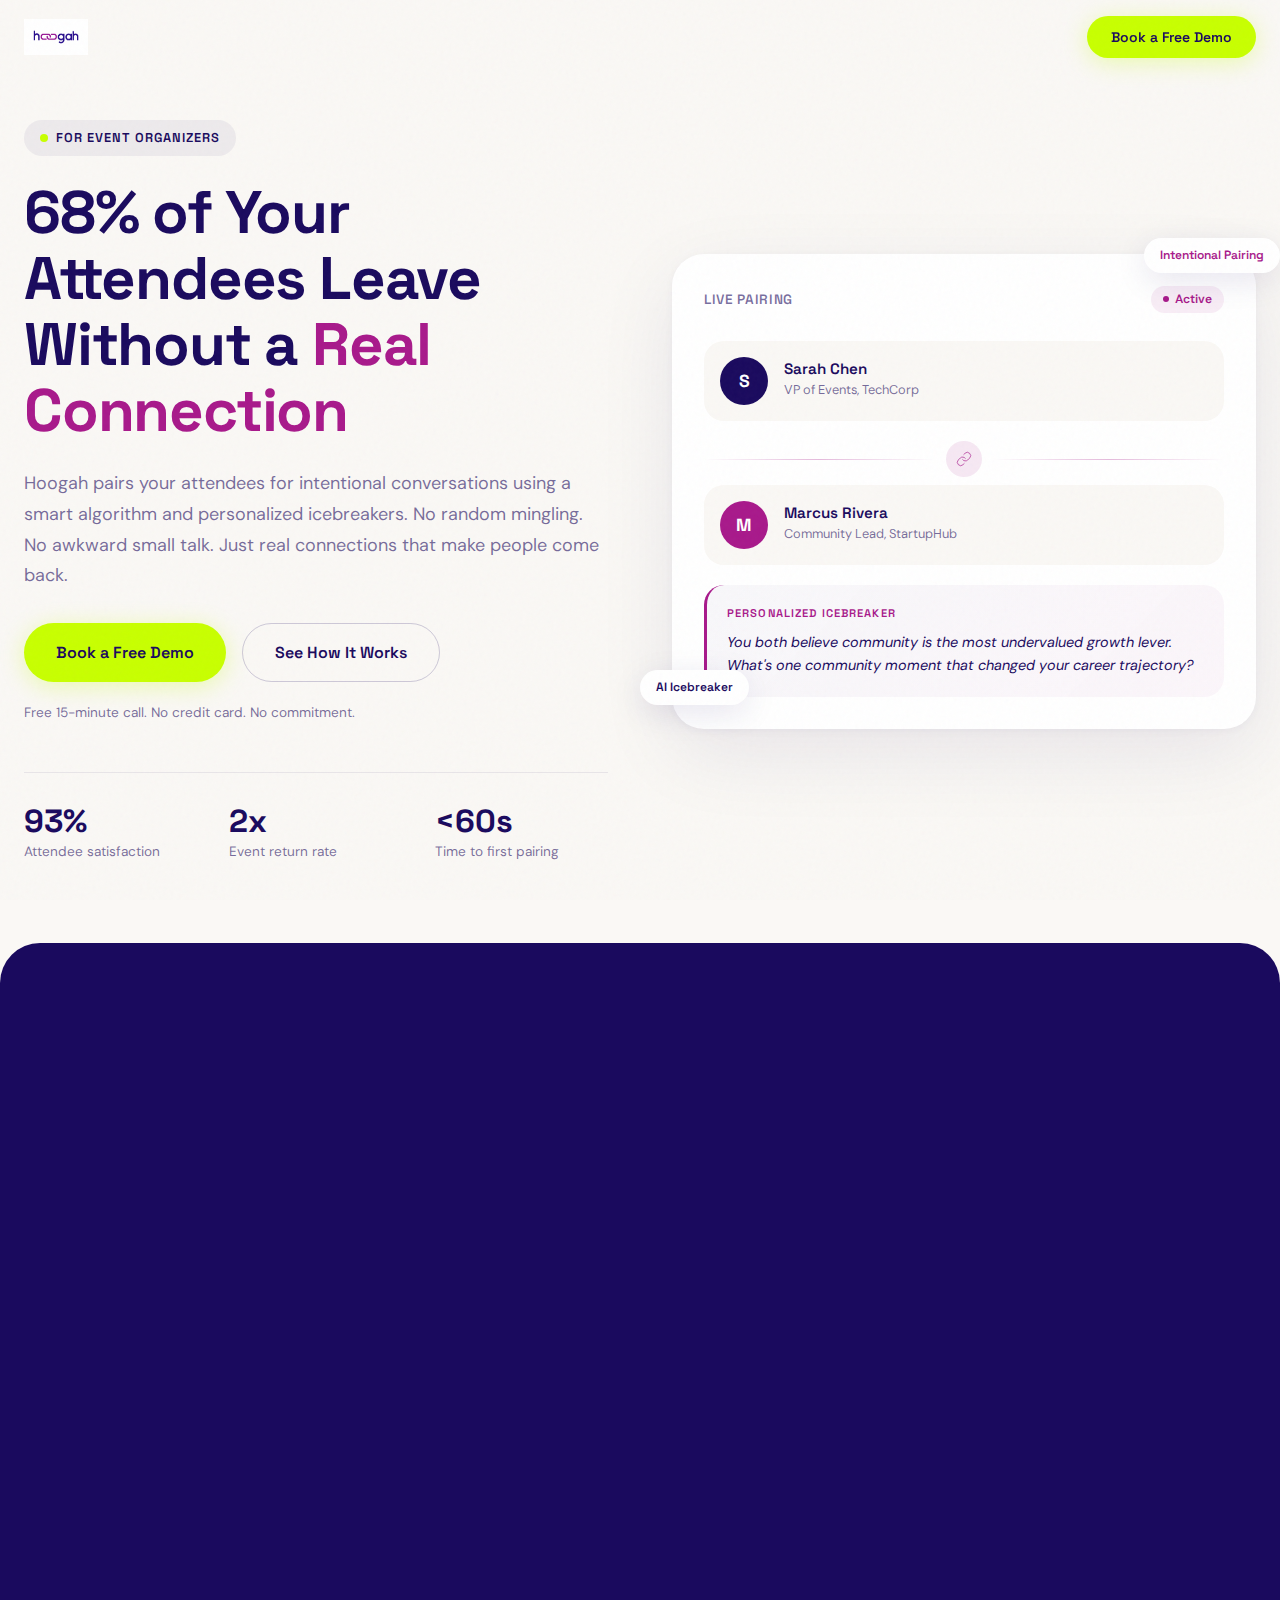
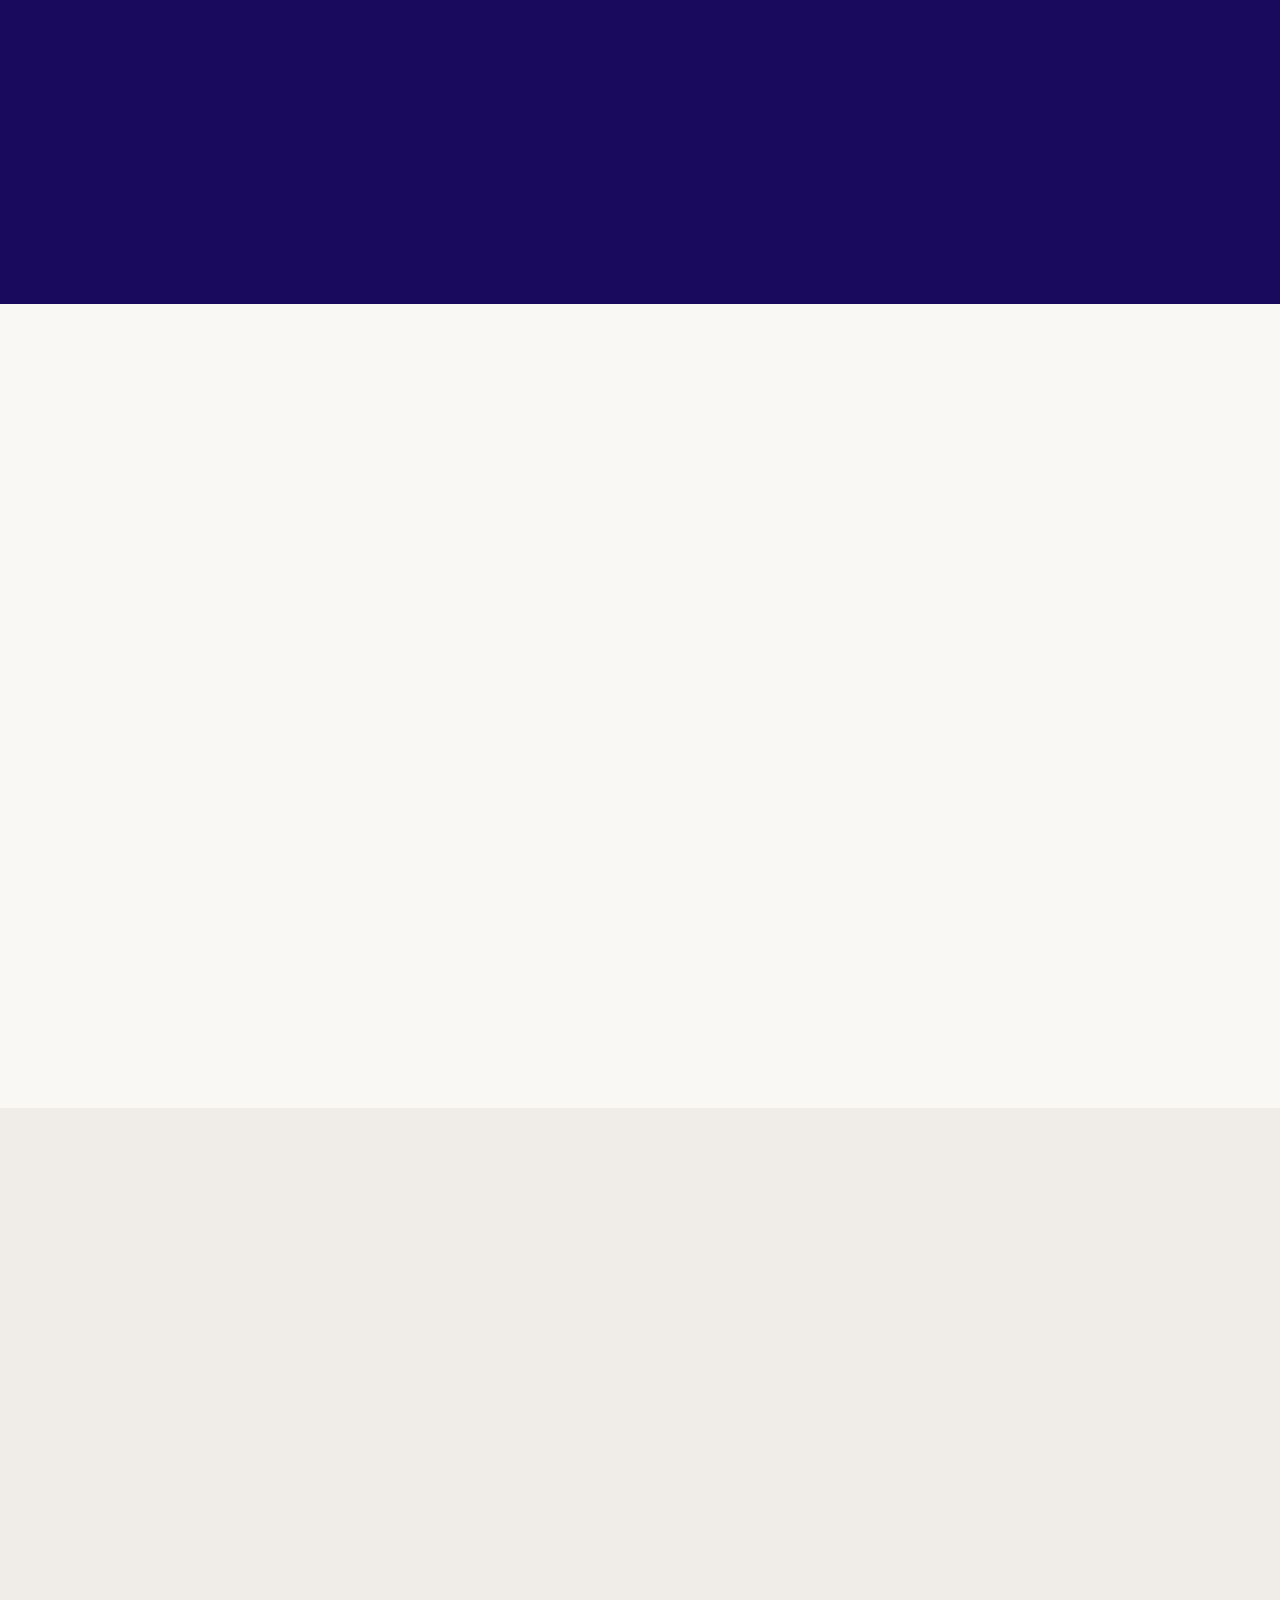
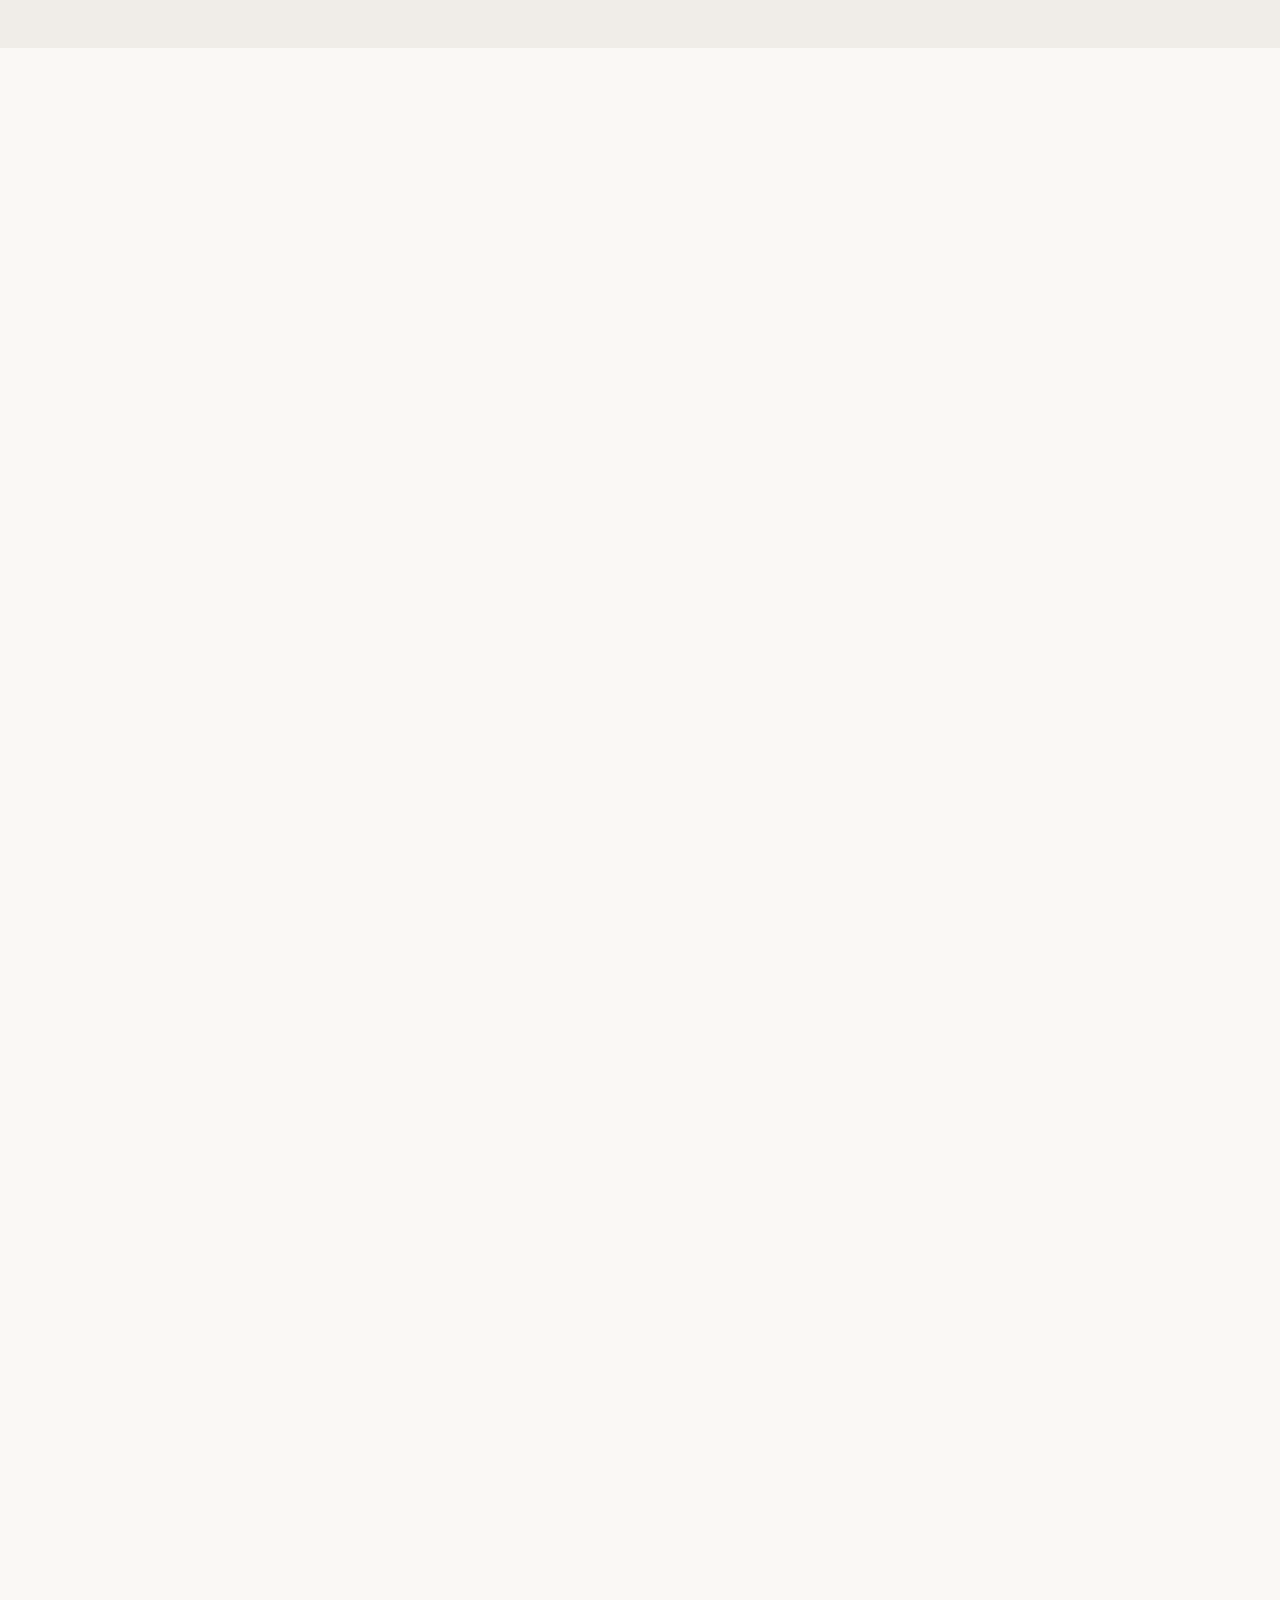
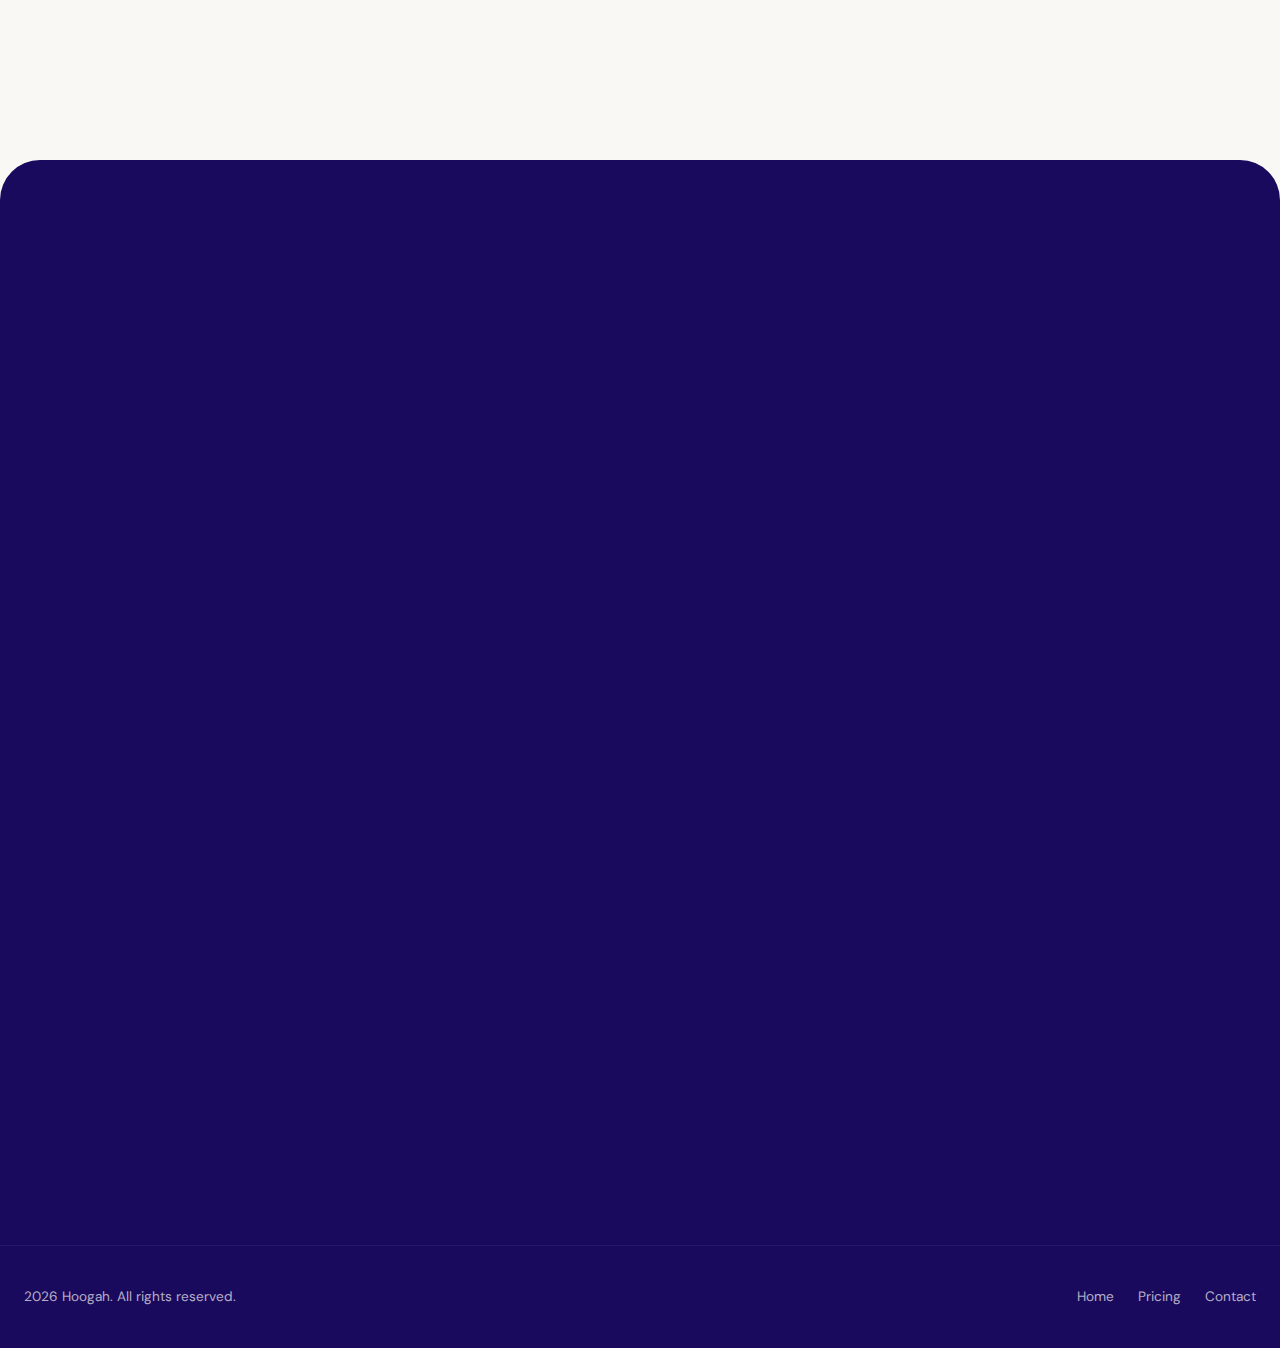
<file: lp-event-organizers.html>
<!DOCTYPE html>
<html lang="en">
<head>
    <meta charset="UTF-8">
    <meta name="viewport" content="width=device-width, initial-scale=1.0">
    <title>Hoogah for Event Organizers | Intentional Networking for Your Events</title>
    <meta name="description" content="68% of event attendees leave without a meaningful connection. Hoogah pairs your attendees for intentional conversations using smart algorithms and personalized icebreakers. Book a free demo.">
    <meta property="og:title" content="Hoogah | Intentional Networking for Event Organizers">
    <meta property="og:description" content="Stop leaving networking to chance. Hoogah creates intentional pairings so your attendees make real connections and come back.">
    <meta property="og:type" content="website">
    <link rel="icon" type="image/png" href="logo.png">
    <link rel="preconnect" href="https://fonts.googleapis.com">
    <link rel="preconnect" href="https://fonts.gstatic.com" crossorigin>
    <link href="https://fonts.googleapis.com/css2?family=Space+Grotesk:wght@400;500;600;700&family=DM+Sans:ital,wght@0,400;0,500;0,600;1,400&display=swap" rel="stylesheet">

    <!-- Meta Pixel Code -->
    <script>
    !function(f,b,e,v,n,t,s)
    {if(f.fbq)return;n=f.fbq=function(){n.callMethod?
    n.callMethod.apply(n,arguments):n.queue.push(arguments)};
    if(!f._fbq)f._fbq=n;n.push=n;n.loaded=!0;n.version='2.0';
    n.queue=[];t=b.createElement(e);t.async=!0;
    t.src=v;s=b.getElementsByTagName(e)[0];
    s.parentNode.insertBefore(t,s)}(window, document,'script',
    'https://connect.facebook.net/en_US/fbevents.js');
    fbq('init', '2407352259709613');
    fbq('track', 'PageView');
    fbq('track', 'ViewContent', {content_name: 'LP - Event Organizers'});
    </script>
    <noscript><img height="1" width="1" style="display:none"
    src="https://www.facebook.com/tr?id=2407352259709613&ev=PageView&noscript=1"
    /></noscript>
    <!-- End Meta Pixel Code -->

    <style>
        /* ========== RESET & BASE ========== */
        *, *::before, *::after { box-sizing: border-box; margin: 0; padding: 0; }

        :root {
            --navy: #1a0a5e;
            --navy-light: #2a1a7e;
            --magenta: #a8198b;
            --cream: #faf8f5;
            --cream-dark: #f0ede8;
            --lime: #c8ff00;
            --lime-hover: #b8ef00;
            --text: #1a0a5e;
            --text-muted: rgba(26, 10, 94, 0.6);
            --text-light: rgba(250, 248, 245, 0.7);
            --border: rgba(26, 10, 94, 0.08);
            --radius: 1.25rem;
            --radius-lg: 2rem;
            --radius-xl: 2.5rem;
            --font-heading: 'Space Grotesk', sans-serif;
            --font-body: 'DM Sans', sans-serif;
            --ease-out: cubic-bezier(0.16, 1, 0.3, 1);
            --ease-smooth: cubic-bezier(0.25, 0.46, 0.45, 0.94);
        }

        html { scroll-behavior: smooth; -webkit-font-smoothing: antialiased; }

        body {
            font-family: var(--font-body);
            color: var(--text);
            background: var(--cream);
            line-height: 1.6;
            overflow-x: hidden;
        }

        /* Noise texture overlay */
        body::after {
            content: '';
            position: fixed;
            inset: 0;
            pointer-events: none;
            z-index: 9999;
            opacity: 0.03;
            background: url("data:image/svg+xml,%3Csvg viewBox='0 0 256 256' xmlns='http://www.w3.org/2000/svg'%3E%3Cfilter id='n'%3E%3CfeTurbulence type='fractalNoise' baseFrequency='0.9' numOctaves='4' stitchTiles='stitch'/%3E%3C/filter%3E%3Crect width='100%25' height='100%25' filter='url(%23n)'/%3E%3C/svg%3E");
        }

        .container {
            max-width: 1280px;
            margin: 0 auto;
            padding: 0 24px;
        }

        img { max-width: 100%; display: block; }

        /* ========== TYPOGRAPHY ========== */
        h1, h2, h3, h4 {
            font-family: var(--font-heading);
            line-height: 1.1;
            letter-spacing: -0.02em;
        }

        h1 { font-size: clamp(2.5rem, 5vw, 3.75rem); font-weight: 700; }
        h2 { font-size: clamp(2rem, 4vw, 3rem); font-weight: 700; }
        h3 { font-size: clamp(1.25rem, 2vw, 1.5rem); font-weight: 600; }

        p { max-width: 65ch; }

        .section-label {
            font-family: var(--font-heading);
            font-size: 0.8rem;
            font-weight: 600;
            letter-spacing: 0.12em;
            text-transform: uppercase;
            margin-bottom: 16px;
        }

        /* ========== BUTTONS ========== */
        .btn {
            display: inline-flex;
            align-items: center;
            gap: 8px;
            padding: 16px 32px;
            border-radius: 100px;
            font-family: var(--font-heading);
            font-size: 1rem;
            font-weight: 600;
            text-decoration: none;
            cursor: pointer;
            border: none;
            transition: transform 0.4s var(--ease-out), box-shadow 0.4s var(--ease-out), background 0.3s var(--ease-smooth);
            position: relative;
            overflow: hidden;
        }

        .btn:hover {
            transform: translateY(-2px) scale(1.03);
        }

        .btn:active {
            transform: translateY(0) scale(0.98);
        }

        .btn-primary {
            background: var(--lime);
            color: var(--navy);
            box-shadow: 0 4px 24px rgba(200, 255, 0, 0.3);
        }

        .btn-primary:hover {
            background: var(--lime-hover);
            box-shadow: 0 8px 32px rgba(200, 255, 0, 0.4);
        }

        .btn-secondary {
            background: transparent;
            color: var(--navy);
            border: 1.5px solid rgba(26, 10, 94, 0.2);
        }

        .btn-secondary:hover {
            border-color: var(--navy);
            background: rgba(26, 10, 94, 0.04);
        }

        .btn-primary-dark {
            background: var(--lime);
            color: var(--navy);
            box-shadow: 0 4px 24px rgba(200, 255, 0, 0.25);
        }

        .btn-primary-dark:hover {
            background: var(--lime-hover);
            box-shadow: 0 8px 40px rgba(200, 255, 0, 0.35);
        }

        /* ========== TOPBAR ========== */
        .topbar {
            position: fixed;
            top: 0;
            left: 0;
            right: 0;
            z-index: 100;
            padding: 16px 0;
            transition: background 0.4s var(--ease-smooth), backdrop-filter 0.4s var(--ease-smooth), box-shadow 0.4s var(--ease-smooth);
        }

        .topbar.scrolled {
            background: rgba(250, 248, 245, 0.85);
            backdrop-filter: blur(20px);
            -webkit-backdrop-filter: blur(20px);
            box-shadow: 0 1px 0 var(--border);
        }

        .topbar .container {
            display: flex;
            align-items: center;
            justify-content: space-between;
        }

        .topbar-logo img {
            height: 36px;
        }

        .topbar .btn {
            padding: 10px 24px;
            font-size: 0.875rem;
        }

        @media (max-width: 480px) {
            .topbar .btn {
                padding: 8px 16px;
                font-size: 0.8rem;
            }
            .topbar-logo img {
                height: 28px;
            }
        }

        /* ========== HERO ========== */
        .hero {
            min-height: 100dvh;
            display: flex;
            align-items: center;
            padding: 120px 0 80px;
        }

        .hero-grid {
            display: grid;
            grid-template-columns: 1fr 1fr;
            gap: 64px;
            align-items: center;
        }

        .hero-badge {
            display: inline-flex;
            align-items: center;
            gap: 8px;
            padding: 8px 16px;
            background: rgba(26, 10, 94, 0.06);
            border-radius: 100px;
            font-family: var(--font-heading);
            font-size: 0.8rem;
            font-weight: 600;
            letter-spacing: 0.08em;
            text-transform: uppercase;
            color: var(--navy);
            margin-bottom: 24px;
        }

        .hero-badge .dot {
            width: 8px;
            height: 8px;
            border-radius: 50%;
            background: var(--lime);
            animation: pulse-dot 2s ease-in-out infinite;
        }

        @keyframes pulse-dot {
            0%, 100% { opacity: 1; transform: scale(1); }
            50% { opacity: 0.6; transform: scale(1.3); }
        }

        .hero h1 {
            margin-bottom: 24px;
        }

        .hero h1 .accent {
            color: var(--magenta);
        }

        .hero-desc {
            font-size: 1.125rem;
            color: var(--text-muted);
            line-height: 1.7;
            margin-bottom: 32px;
        }

        .hero-buttons {
            display: flex;
            gap: 16px;
            flex-wrap: wrap;
            margin-bottom: 20px;
        }

        .hero-trust {
            font-size: 0.85rem;
            color: var(--text-muted);
            margin-bottom: 48px;
        }

        .hero-stats {
            display: grid;
            grid-template-columns: repeat(3, 1fr);
            gap: 32px;
            padding-top: 32px;
            border-top: 1px solid var(--border);
        }

        .hero-stat-number {
            font-family: var(--font-heading);
            font-size: 2rem;
            font-weight: 700;
            color: var(--navy);
            line-height: 1;
            margin-bottom: 4px;
        }

        .hero-stat-label {
            font-size: 0.85rem;
            color: var(--text-muted);
        }

        /* Hero Visual - Pairing Demo */
        .hero-visual {
            position: relative;
        }

        .pairing-card {
            background: white;
            border-radius: var(--radius-lg);
            padding: 32px;
            box-shadow: 0 24px 80px rgba(26, 10, 94, 0.08), 0 2px 8px rgba(26, 10, 94, 0.04);
            position: relative;
        }

        .pairing-label {
            display: flex;
            align-items: center;
            justify-content: space-between;
            margin-bottom: 28px;
        }

        .pairing-label span:first-child {
            font-family: var(--font-heading);
            font-weight: 600;
            font-size: 0.85rem;
            color: var(--text-muted);
            letter-spacing: 0.05em;
            text-transform: uppercase;
        }

        .pairing-live-tag {
            display: flex;
            align-items: center;
            gap: 6px;
            font-size: 0.75rem;
            font-weight: 600;
            color: var(--magenta);
            padding: 4px 12px;
            background: rgba(168, 25, 139, 0.08);
            border-radius: 100px;
        }

        .pairing-live-tag .dot {
            width: 6px;
            height: 6px;
            border-radius: 50%;
            background: var(--magenta);
            animation: pulse-dot 1.5s ease-in-out infinite;
        }

        .person-row {
            display: flex;
            align-items: center;
            gap: 16px;
            padding: 16px;
            border-radius: var(--radius);
            background: var(--cream);
            margin-bottom: 12px;
            transition: transform 0.3s var(--ease-out);
        }

        .person-row:hover {
            transform: translateX(4px);
        }

        .person-avatar {
            width: 48px;
            height: 48px;
            border-radius: 50%;
            display: flex;
            align-items: center;
            justify-content: center;
            font-family: var(--font-heading);
            font-weight: 700;
            font-size: 1.1rem;
            color: white;
            flex-shrink: 0;
        }

        .person-avatar.navy { background: var(--navy); }
        .person-avatar.magenta { background: var(--magenta); }

        .person-info h4 {
            font-size: 0.95rem;
            font-weight: 600;
            margin-bottom: 2px;
            letter-spacing: 0;
        }

        .person-info p {
            font-size: 0.8rem;
            color: var(--text-muted);
        }

        .pairing-connector {
            display: flex;
            align-items: center;
            justify-content: center;
            padding: 8px 0;
        }

        .connector-line {
            height: 1px;
            flex: 1;
            background: linear-gradient(90deg, transparent, var(--magenta), transparent);
            opacity: 0.3;
        }

        .connector-icon {
            width: 36px;
            height: 36px;
            border-radius: 50%;
            background: rgba(168, 25, 139, 0.1);
            display: flex;
            align-items: center;
            justify-content: center;
            margin: 0 12px;
            animation: connector-pulse 3s ease-in-out infinite;
        }

        @keyframes connector-pulse {
            0%, 100% { transform: scale(1); box-shadow: 0 0 0 0 rgba(168, 25, 139, 0.15); }
            50% { transform: scale(1.1); box-shadow: 0 0 0 12px rgba(168, 25, 139, 0); }
        }

        .connector-icon svg {
            width: 16px;
            height: 16px;
            stroke: var(--magenta);
        }

        .icebreaker-box {
            margin-top: 20px;
            padding: 20px;
            background: linear-gradient(135deg, rgba(26, 10, 94, 0.03), rgba(168, 25, 139, 0.04));
            border-radius: var(--radius);
            border-left: 3px solid var(--magenta);
        }

        .icebreaker-box .label {
            font-family: var(--font-heading);
            font-size: 0.7rem;
            font-weight: 600;
            letter-spacing: 0.1em;
            text-transform: uppercase;
            color: var(--magenta);
            margin-bottom: 8px;
        }

        .icebreaker-box p {
            font-size: 0.9rem;
            color: var(--text);
            line-height: 1.6;
            font-style: italic;
        }

        /* Floating badges around the card */
        .float-badge {
            position: absolute;
            padding: 8px 16px;
            background: white;
            border-radius: 100px;
            font-family: var(--font-heading);
            font-size: 0.75rem;
            font-weight: 600;
            box-shadow: 0 8px 32px rgba(26, 10, 94, 0.1);
            animation: float 6s ease-in-out infinite;
            white-space: nowrap;
        }

        .float-badge.top-right {
            top: -16px;
            right: -24px;
            color: var(--magenta);
            animation-delay: 0s;
        }

        .float-badge.bottom-left {
            bottom: 24px;
            left: -32px;
            color: var(--navy);
            animation-delay: -2s;
        }

        @keyframes float {
            0%, 100% { transform: translateY(0); }
            50% { transform: translateY(-8px); }
        }

        /* ========== PROBLEM SECTION ========== */
        .problem {
            padding: 120px 0;
            background: var(--navy);
            color: var(--cream);
            border-radius: var(--radius-xl) var(--radius-xl) 0 0;
            position: relative;
        }

        .problem .section-label {
            color: var(--lime);
        }

        .problem h2 {
            color: var(--cream);
            margin-bottom: 64px;
            max-width: 700px;
        }

        .problem-grid {
            display: grid;
            grid-template-columns: 1fr 1fr;
            gap: 24px;
        }

        .problem-card {
            padding: 36px;
            border-radius: var(--radius-lg);
            background: rgba(255, 255, 255, 0.04);
            border: 1px solid rgba(255, 255, 255, 0.06);
            transition: transform 0.4s var(--ease-out), background 0.4s var(--ease-smooth);
        }

        .problem-card:hover {
            transform: translateY(-4px);
            background: rgba(255, 255, 255, 0.07);
        }

        .problem-card .number {
            font-family: var(--font-heading);
            font-size: 3.5rem;
            font-weight: 700;
            line-height: 1;
            margin-bottom: 12px;
            background: linear-gradient(135deg, var(--lime), #e0ff66);
            -webkit-background-clip: text;
            -webkit-text-fill-color: transparent;
            background-clip: text;
        }

        .problem-card h3 {
            color: var(--cream);
            margin-bottom: 8px;
            font-size: 1.15rem;
        }

        .problem-card p {
            color: var(--text-light);
            font-size: 0.95rem;
            line-height: 1.6;
        }

        /* ========== HOW IT WORKS ========== */
        .how {
            padding: 120px 0;
            background: var(--cream);
        }

        .how .section-label { color: var(--magenta); }

        .how h2 {
            margin-bottom: 16px;
        }

        .how-subtitle {
            color: var(--text-muted);
            font-size: 1.1rem;
            margin-bottom: 72px;
            max-width: 550px;
        }

        .steps-grid {
            display: grid;
            grid-template-columns: repeat(3, 1fr);
            gap: 32px;
            counter-reset: step;
        }

        .step-card {
            padding: 40px 32px;
            border-radius: var(--radius-lg);
            background: white;
            border: 1px solid var(--border);
            position: relative;
            transition: transform 0.4s var(--ease-out), box-shadow 0.4s var(--ease-smooth);
        }

        .step-card:hover {
            transform: translateY(-6px);
            box-shadow: 0 24px 64px rgba(26, 10, 94, 0.06);
        }

        .step-number {
            font-family: var(--font-heading);
            font-size: 4rem;
            font-weight: 700;
            color: rgba(26, 10, 94, 0.06);
            line-height: 1;
            margin-bottom: 20px;
        }

        .step-card h3 {
            margin-bottom: 12px;
        }

        .step-card p {
            color: var(--text-muted);
            font-size: 0.95rem;
            line-height: 1.7;
        }

        .step-tag {
            display: inline-block;
            margin-top: 20px;
            padding: 6px 14px;
            background: rgba(168, 25, 139, 0.08);
            color: var(--magenta);
            border-radius: 100px;
            font-family: var(--font-heading);
            font-size: 0.75rem;
            font-weight: 600;
            letter-spacing: 0.04em;
        }

        /* ========== SOCIAL PROOF ========== */
        .proof {
            padding: 100px 0;
            background: var(--cream-dark);
        }

        .proof-inner {
            max-width: 800px;
            margin: 0 auto;
            text-align: center;
        }

        .proof-quote-mark {
            font-family: Georgia, serif;
            font-size: 6rem;
            line-height: 0.5;
            color: var(--magenta);
            opacity: 0.2;
            margin-bottom: 24px;
            display: block;
        }

        .proof blockquote {
            font-size: clamp(1.25rem, 2.5vw, 1.75rem);
            font-weight: 400;
            line-height: 1.6;
            color: var(--navy);
            font-style: italic;
            margin-bottom: 40px;
        }

        .proof-author {
            display: inline-flex;
            align-items: center;
            gap: 16px;
        }

        .proof-author-avatar {
            width: 48px;
            height: 48px;
            border-radius: 50%;
            background: var(--navy);
            color: white;
            display: flex;
            align-items: center;
            justify-content: center;
            font-family: var(--font-heading);
            font-weight: 700;
        }

        .proof-author-info {
            text-align: left;
        }

        .proof-author-info h4 {
            font-size: 0.95rem;
            letter-spacing: 0;
        }

        .proof-author-info p {
            font-size: 0.85rem;
            color: var(--text-muted);
        }

        /* ========== THE MATH / ROI ========== */
        .roi {
            padding: 120px 0;
            background: var(--cream);
        }

        .roi .section-label { color: var(--magenta); }

        .roi h2 { margin-bottom: 64px; max-width: 600px; }

        .roi-grid {
            display: grid;
            grid-template-columns: 1.2fr 1fr;
            gap: 48px;
            align-items: start;
        }

        .roi-card {
            background: var(--navy);
            border-radius: var(--radius-xl);
            padding: 48px;
            color: var(--cream);
        }

        .roi-card .price {
            font-family: var(--font-heading);
            font-size: clamp(3rem, 6vw, 4.5rem);
            font-weight: 700;
            line-height: 1;
            margin-bottom: 4px;
        }

        .roi-card .price-unit {
            font-size: 1.25rem;
            font-weight: 400;
            opacity: 0.6;
        }

        .roi-card .price-desc {
            color: var(--text-light);
            font-size: 1rem;
            margin-bottom: 36px;
        }

        .roi-breakdown {
            list-style: none;
            display: flex;
            flex-direction: column;
            gap: 20px;
            margin-bottom: 40px;
        }

        .roi-breakdown li {
            display: flex;
            align-items: flex-start;
            gap: 16px;
            font-size: 1rem;
            line-height: 1.5;
            color: rgba(250, 248, 245, 0.85);
        }

        .roi-breakdown .check {
            flex-shrink: 0;
            width: 24px;
            height: 24px;
            border-radius: 50%;
            background: rgba(200, 255, 0, 0.15);
            display: flex;
            align-items: center;
            justify-content: center;
            margin-top: 1px;
        }

        .roi-breakdown .check svg {
            width: 14px;
            height: 14px;
            stroke: var(--lime);
        }

        .roi-features {
            display: flex;
            flex-direction: column;
            gap: 24px;
        }

        .roi-feature {
            padding: 28px;
            border-radius: var(--radius-lg);
            background: white;
            border: 1px solid var(--border);
        }

        .roi-feature h4 {
            font-size: 1.1rem;
            margin-bottom: 8px;
            letter-spacing: 0;
        }

        .roi-feature p {
            font-size: 0.9rem;
            color: var(--text-muted);
            line-height: 1.6;
        }

        /* ========== FAQ ========== */
        .faq {
            padding: 100px 0 120px;
            background: var(--cream);
        }

        .faq .section-label { color: var(--magenta); }

        .faq h2 { margin-bottom: 56px; }

        .faq-list {
            max-width: 800px;
        }

        .faq-item {
            border-bottom: 1px solid var(--border);
        }

        .faq-item:first-child {
            border-top: 1px solid var(--border);
        }

        .faq-question {
            width: 100%;
            background: none;
            border: none;
            padding: 24px 0;
            display: flex;
            align-items: center;
            justify-content: space-between;
            gap: 24px;
            cursor: pointer;
            text-align: left;
            font-family: var(--font-heading);
            font-size: 1.1rem;
            font-weight: 600;
            color: var(--navy);
            transition: color 0.3s var(--ease-smooth);
        }

        .faq-question:hover {
            color: var(--magenta);
        }

        .faq-toggle {
            width: 28px;
            height: 28px;
            border-radius: 50%;
            background: rgba(26, 10, 94, 0.06);
            display: flex;
            align-items: center;
            justify-content: center;
            flex-shrink: 0;
            transition: transform 0.4s var(--ease-out), background 0.3s var(--ease-smooth);
        }

        .faq-item.open .faq-toggle {
            transform: rotate(45deg);
            background: var(--magenta);
        }

        .faq-toggle svg {
            width: 14px;
            height: 14px;
            stroke: var(--navy);
            stroke-width: 2.5;
            transition: stroke 0.3s var(--ease-smooth);
        }

        .faq-item.open .faq-toggle svg {
            stroke: white;
        }

        .faq-answer {
            max-height: 0;
            overflow: hidden;
            transition: max-height 0.5s var(--ease-out), opacity 0.3s var(--ease-smooth);
            opacity: 0;
        }

        .faq-item.open .faq-answer {
            opacity: 1;
        }

        .faq-answer p {
            padding-bottom: 24px;
            color: var(--text-muted);
            font-size: 1rem;
            line-height: 1.7;
        }

        /* ========== FINAL CTA ========== */
        .final-cta {
            padding: 120px 0;
            background: var(--navy);
            color: var(--cream);
            border-radius: var(--radius-xl) var(--radius-xl) 0 0;
            text-align: center;
        }

        .final-cta .section-label { color: var(--lime); }

        .final-cta h2 {
            color: var(--cream);
            margin-bottom: 20px;
            max-width: 600px;
            margin-left: auto;
            margin-right: auto;
        }

        .final-cta .cta-desc {
            color: var(--text-light);
            font-size: 1.1rem;
            max-width: 500px;
            margin: 0 auto 40px;
            text-align: center;
        }

        .final-cta .btn {
            padding: 20px 48px;
            font-size: 1.1rem;
        }

        .final-cta .trust-signals {
            display: flex;
            align-items: center;
            justify-content: center;
            gap: 32px;
            margin-top: 32px;
            flex-wrap: wrap;
        }

        .trust-signal {
            display: flex;
            align-items: center;
            gap: 8px;
            font-size: 0.85rem;
            color: var(--text-light);
        }

        .trust-signal svg {
            width: 16px;
            height: 16px;
            stroke: var(--lime);
            flex-shrink: 0;
        }

        /* ========== BOOKING EMBED ========== */
        .booking-section {
            padding: 0 0 120px;
            background: var(--navy);
        }

        .booking-wrap {
            max-width: 700px;
            margin: 0 auto;
            background: white;
            border-radius: var(--radius-xl);
            overflow: hidden;
            box-shadow: 0 32px 80px rgba(0, 0, 0, 0.3);
        }

        .booking-wrap iframe {
            width: 100%;
            min-height: 437px;
            border: none;
        }

        /* ========== FOOTER ========== */
        .lp-footer {
            padding: 40px 0;
            background: var(--navy);
            border-top: 1px solid rgba(255, 255, 255, 0.06);
        }

        .lp-footer .container {
            display: flex;
            align-items: center;
            justify-content: space-between;
            flex-wrap: wrap;
            gap: 16px;
        }

        .lp-footer p {
            font-size: 0.85rem;
            color: var(--text-light);
        }

        .lp-footer a {
            font-size: 0.85rem;
            color: var(--text-light);
            text-decoration: none;
            transition: color 0.3s;
        }

        .lp-footer a:hover {
            color: var(--cream);
        }

        .footer-links {
            display: flex;
            gap: 24px;
        }

        /* ========== STICKY MOBILE CTA ========== */
        .sticky-cta {
            display: none;
            position: fixed;
            bottom: 0;
            left: 0;
            right: 0;
            z-index: 90;
            padding: 12px 16px;
            background: rgba(250, 248, 245, 0.95);
            backdrop-filter: blur(16px);
            -webkit-backdrop-filter: blur(16px);
            box-shadow: 0 -2px 20px rgba(26, 10, 94, 0.08);
            transform: translateY(100%);
            transition: transform 0.5s var(--ease-out);
        }

        .sticky-cta.visible {
            transform: translateY(0);
        }

        .sticky-cta .btn {
            width: 100%;
            justify-content: center;
            padding: 16px 32px;
        }

        /* ========== SCROLL REVEAL ========== */
        .reveal {
            opacity: 0;
            transform: translateY(32px);
            transition: opacity 0.8s var(--ease-out), transform 0.8s var(--ease-out);
        }

        .reveal.visible {
            opacity: 1;
            transform: translateY(0);
        }

        .reveal-delay-1 { transition-delay: 0.08s; }
        .reveal-delay-2 { transition-delay: 0.16s; }
        .reveal-delay-3 { transition-delay: 0.24s; }
        .reveal-delay-4 { transition-delay: 0.32s; }

        /* ========== RESPONSIVE ========== */
        @media (max-width: 1024px) {
            .hero-grid {
                grid-template-columns: 1fr;
                gap: 40px;
            }

            /* Headline first on tablet/mobile, visual below */
            .hero-content { order: 1; }
            .hero-visual { order: 2; }

            .pairing-card { max-width: 480px; margin: 0 auto; }

            .float-badge { display: none; }

            .problem-grid {
                grid-template-columns: 1fr 1fr;
            }

            .steps-grid {
                grid-template-columns: 1fr;
                max-width: 500px;
            }

            .roi-grid {
                grid-template-columns: 1fr;
            }
        }

        @media (max-width: 768px) {
            .hero {
                min-height: auto;
                padding: 88px 0 48px;
            }

            .hero-badge {
                margin-bottom: 16px;
            }

            h1 { font-size: 2rem; }
            h2 { font-size: 1.75rem; }

            .hero h1 { margin-bottom: 16px; }

            .hero-desc {
                font-size: 1rem;
                margin-bottom: 24px;
            }

            .hero-stats {
                grid-template-columns: repeat(3, 1fr);
                gap: 12px;
                padding-top: 24px;
            }

            .hero-stat-number {
                font-size: 1.4rem;
            }

            .hero-stat-label {
                font-size: 0.75rem;
            }

            .hero-buttons {
                flex-direction: column;
                margin-bottom: 12px;
            }

            .hero-buttons .btn {
                justify-content: center;
                padding: 14px 28px;
            }

            .hero-trust {
                font-size: 0.8rem;
                margin-bottom: 32px;
            }

            /* Compact pairing card on mobile */
            .pairing-card {
                padding: 20px;
                border-radius: var(--radius);
            }

            .person-row {
                padding: 12px;
                gap: 12px;
            }

            .person-avatar {
                width: 40px;
                height: 40px;
                font-size: 0.95rem;
            }

            .person-info h4 { font-size: 0.85rem; }
            .person-info p { font-size: 0.75rem; }

            .icebreaker-box {
                padding: 14px;
                margin-top: 14px;
            }

            .icebreaker-box p { font-size: 0.8rem; }

            /* Problem section */
            .problem {
                padding: 64px 0;
                border-radius: var(--radius-lg) var(--radius-lg) 0 0;
            }

            .problem h2 {
                margin-bottom: 32px;
            }

            .problem-grid {
                grid-template-columns: 1fr;
                gap: 12px;
            }

            .problem-card {
                padding: 24px;
                border-radius: var(--radius);
                display: grid;
                grid-template-columns: auto 1fr;
                gap: 0 20px;
                align-items: center;
            }

            .problem-card .number {
                font-size: 2.25rem;
                grid-row: 1 / 3;
                margin-bottom: 0;
            }

            .problem-card h3 {
                font-size: 1rem;
                margin-bottom: 2px;
            }

            .problem-card p {
                font-size: 0.85rem;
                line-height: 1.5;
            }

            /* How it works */
            .how {
                padding: 64px 0;
            }

            .how-subtitle {
                font-size: 1rem;
                margin-bottom: 40px;
            }

            .step-card {
                padding: 24px 20px;
                display: grid;
                grid-template-columns: auto 1fr;
                gap: 0 16px;
                align-items: start;
            }

            .step-number {
                font-size: 2.5rem;
                grid-row: 1 / 4;
                margin-bottom: 0;
            }

            .step-card h3 {
                font-size: 1.05rem;
                margin-bottom: 6px;
            }

            .step-card p {
                font-size: 0.875rem;
                line-height: 1.6;
            }

            .step-tag {
                margin-top: 12px;
                font-size: 0.7rem;
            }

            /* Proof */
            .proof {
                padding: 48px 0;
            }

            .proof-quote-mark {
                font-size: 4rem;
                margin-bottom: 12px;
            }

            .proof blockquote {
                font-size: 1.1rem;
                margin-bottom: 28px;
            }

            /* ROI */
            .roi {
                padding: 64px 0;
            }

            .roi h2 { margin-bottom: 40px; }

            .roi-card {
                padding: 28px;
                border-radius: var(--radius-lg);
            }

            .roi-card .price {
                font-size: 2.5rem;
            }

            .roi-breakdown {
                gap: 16px;
                margin-bottom: 28px;
            }

            .roi-breakdown li {
                font-size: 0.9rem;
                gap: 12px;
            }

            .roi-feature {
                padding: 20px;
            }

            .roi-feature h4 { font-size: 1rem; }
            .roi-feature p { font-size: 0.85rem; }

            /* FAQ */
            .faq {
                padding: 48px 0 64px;
            }

            .faq h2 { margin-bottom: 32px; }

            .faq-question {
                font-size: 0.95rem;
                padding: 20px 0;
                gap: 16px;
            }

            .faq-answer p {
                font-size: 0.9rem;
                padding-bottom: 20px;
            }

            /* Final CTA */
            .final-cta {
                padding: 64px 0;
                border-radius: var(--radius-lg) var(--radius-lg) 0 0;
            }

            .final-cta h2 {
                font-size: 1.75rem;
            }

            .final-cta .cta-desc {
                font-size: 1rem;
                margin-bottom: 28px;
            }

            .final-cta .trust-signals {
                flex-direction: column;
                gap: 10px;
            }

            .trust-signal {
                font-size: 0.8rem;
            }

            /* Booking */
            .booking-section {
                padding: 0 0 64px;
            }

            .booking-wrap {
                border-radius: var(--radius-lg);
                margin: 0 8px;
            }

            .booking-wrap iframe {
                min-height: 500px;
            }

            /* Sticky CTA */
            .sticky-cta {
                display: block;
                padding: 10px 16px calc(10px + env(safe-area-inset-bottom));
            }

            .sticky-cta .btn {
                padding: 14px 24px;
                font-size: 0.95rem;
            }

            /* Footer */
            .lp-footer {
                padding: 32px 0 calc(32px + 72px);
            }

            .lp-footer .container {
                flex-direction: column;
                text-align: center;
            }
        }

        @media (max-width: 480px) {
            .container { padding: 0 16px; }

            h1 { font-size: 1.75rem; }
            h2 { font-size: 1.5rem; }

            .hero {
                padding: 80px 0 40px;
            }

            .hero-stats {
                gap: 8px;
            }

            .hero-stat-number {
                font-size: 1.25rem;
            }

            .problem-card .number {
                font-size: 2rem;
            }

            .step-number {
                font-size: 2rem;
            }

            .proof blockquote {
                font-size: 1rem;
            }

            .roi-card .price {
                font-size: 2.25rem;
            }

            .roi-card .price-unit {
                font-size: 1rem;
            }
        }
    </style>
</head>
<body>

    <!-- ========== TOPBAR ========== -->
    <header class="topbar" id="topbar">
        <div class="container">
            <a href="index.html" class="topbar-logo">
                <img src="logo.png" alt="Hoogah">
            </a>
            <a href="#book" class="btn btn-primary" style="padding: 10px 24px; font-size: 0.875rem;">Book a Free Demo</a>
        </div>
    </header>

    <!-- ========== HERO ========== -->
    <section class="hero">
        <div class="container">
            <div class="hero-grid">
                <div class="hero-content">
                    <div class="hero-badge reveal">
                        <span class="dot"></span>
                        For Event Organizers
                    </div>
                    <h1 class="reveal reveal-delay-1">
                        68% of Your Attendees Leave Without a <span class="accent">Real Connection</span>
                    </h1>
                    <p class="hero-desc reveal reveal-delay-2">
                        Hoogah pairs your attendees for intentional conversations using a smart algorithm and personalized icebreakers. No random mingling. No awkward small talk. Just real connections that make people come back.
                    </p>
                    <div class="hero-buttons reveal reveal-delay-3">
                        <a href="#book" class="btn btn-primary">Book a Free Demo</a>
                        <a href="#how" class="btn btn-secondary">See How It Works</a>
                    </div>
                    <p class="hero-trust reveal reveal-delay-3">Free 15-minute call. No credit card. No commitment.</p>
                    <div class="hero-stats reveal reveal-delay-4">
                        <div>
                            <div class="hero-stat-number">93%</div>
                            <div class="hero-stat-label">Attendee satisfaction</div>
                        </div>
                        <div>
                            <div class="hero-stat-number">2x</div>
                            <div class="hero-stat-label">Event return rate</div>
                        </div>
                        <div>
                            <div class="hero-stat-number">&lt;60s</div>
                            <div class="hero-stat-label">Time to first pairing</div>
                        </div>
                    </div>
                </div>

                <div class="hero-visual reveal">
                    <div class="pairing-card">
                        <div class="float-badge top-right">Intentional Pairing</div>
                        <div class="float-badge bottom-left">AI Icebreaker</div>

                        <div class="pairing-label">
                            <span>Live Pairing</span>
                            <div class="pairing-live-tag"><span class="dot"></span> Active</div>
                        </div>

                        <div class="person-row">
                            <div class="person-avatar navy">S</div>
                            <div class="person-info">
                                <h4>Sarah Chen</h4>
                                <p>VP of Events, TechCorp</p>
                            </div>
                        </div>

                        <div class="pairing-connector">
                            <div class="connector-line"></div>
                            <div class="connector-icon">
                                <svg viewBox="0 0 24 24" fill="none" stroke-linecap="round" stroke-linejoin="round">
                                    <path d="M10 13a5 5 0 0 0 7.54.54l3-3a5 5 0 0 0-7.07-7.07l-1.72 1.71"></path>
                                    <path d="M14 11a5 5 0 0 0-7.54-.54l-3 3a5 5 0 0 0 7.07 7.07l1.71-1.71"></path>
                                </svg>
                            </div>
                            <div class="connector-line"></div>
                        </div>

                        <div class="person-row">
                            <div class="person-avatar magenta">M</div>
                            <div class="person-info">
                                <h4>Marcus Rivera</h4>
                                <p>Community Lead, StartupHub</p>
                            </div>
                        </div>

                        <div class="icebreaker-box">
                            <div class="label">Personalized Icebreaker</div>
                            <p>You both believe community is the most undervalued growth lever. What's one community moment that changed your career trajectory?</p>
                        </div>
                    </div>
                </div>
            </div>
        </div>
    </section>

    <!-- ========== PROBLEM ========== -->
    <section class="problem">
        <div class="container">
            <div class="section-label reveal">The Reality</div>
            <h2 class="reveal reveal-delay-1">You Invest in Everything Except the Reason People Show Up</h2>
            <div class="problem-grid">
                <div class="problem-card reveal reveal-delay-1">
                    <div class="number">76%</div>
                    <h3>Attend for networking</h3>
                    <p>But you spend $0 designing the networking experience. It's the top reason people buy tickets, and it gets zero infrastructure.</p>
                </div>
                <div class="problem-card reveal reveal-delay-2">
                    <div class="number">68%</div>
                    <h3>Leave without connecting</h3>
                    <p>Two out of three attendees walk out without a single meaningful conversation. They won't tell you. They just won't come back.</p>
                </div>
                <div class="problem-card reveal reveal-delay-3">
                    <div class="number">52%</div>
                    <h3>Don't return next year</h3>
                    <p>Not because your speakers were bad. Because they left without making connections worth remembering.</p>
                </div>
                <div class="problem-card reveal reveal-delay-4">
                    <div class="number">$0</div>
                    <h3>Spent on networking design</h3>
                    <p>Months on venues, speakers, and catering. The networking? "They'll figure it out." They don't.</p>
                </div>
            </div>
        </div>
    </section>

    <!-- ========== HOW IT WORKS ========== -->
    <section class="how" id="how">
        <div class="container">
            <div class="section-label reveal">How It Works</div>
            <h2 class="reveal reveal-delay-1">10 Minutes to Set Up. 90 Seconds for Attendees.</h2>
            <p class="how-subtitle reveal reveal-delay-2">Hoogah integrates into any event. No app downloads, no friction.</p>

            <div class="steps-grid">
                <div class="step-card reveal reveal-delay-1">
                    <div class="step-number">01</div>
                    <h3>You Customize the Questions</h3>
                    <p>Choose 4-5 questions tailored to your event theme. Configure everything in your admin dashboard. Takes about 10 minutes.</p>
                    <span class="step-tag">Full Control</span>
                </div>
                <div class="step-card reveal reveal-delay-2">
                    <div class="step-number">02</div>
                    <h3>Attendees Scan and Answer</h3>
                    <p>QR code at the event. 90 seconds to complete. No app download, no sign-up. Works on any phone browser.</p>
                    <span class="step-tag">Zero Friction</span>
                </div>
                <div class="step-card reveal reveal-delay-3">
                    <div class="step-number">03</div>
                    <h3>Intentional Pairings Start</h3>
                    <p>Our algorithm creates purposeful 1-on-1 or group pairings. Each pair gets a personalized conversation starter and a meeting spot.</p>
                    <span class="step-tag">Algorithm-Driven</span>
                </div>
            </div>
        </div>
    </section>

    <!-- ========== SOCIAL PROOF ========== -->
    <section class="proof">
        <div class="container">
            <div class="proof-inner reveal">
                <span class="proof-quote-mark">"</span>
                <blockquote>
                    We ran Hoogah at our women entrepreneur event with 50 attendees. People connected so deeply they were emotional. They felt seen for the first time. Our return rate doubled for the next event.
                </blockquote>
                <div class="proof-author">
                    <div class="proof-author-avatar">K</div>
                    <div class="proof-author-info">
                        <h4>Event Organizer</h4>
                        <p>Women Entrepreneur Network</p>
                    </div>
                </div>
            </div>
        </div>
    </section>

    <!-- ========== ROI / THE MATH ========== -->
    <section class="roi">
        <div class="container">
            <div class="section-label reveal">The Math</div>
            <h2 class="reveal reveal-delay-1">$10 Per Seat. That's It.</h2>

            <div class="roi-grid">
                <div class="roi-card reveal reveal-delay-1">
                    <div class="price">$10 <span class="price-unit">/ seat</span></div>
                    <p class="price-desc">Add it to your ticket price. Attendees won't notice.</p>

                    <ul class="roi-breakdown">
                        <li>
                            <span class="check"><svg viewBox="0 0 24 24" fill="none" stroke-linecap="round" stroke-linejoin="round"><polyline points="20 6 9 17 4 12"></polyline></svg></span>
                            <span>100-person event = $1,000 total investment</span>
                        </li>
                        <li>
                            <span class="check"><svg viewBox="0 0 24 24" fill="none" stroke-linecap="round" stroke-linejoin="round"><polyline points="20 6 9 17 4 12"></polyline></svg></span>
                            <span>If 10 more attendees return next year, you've already 3x'd that</span>
                        </li>
                        <li>
                            <span class="check"><svg viewBox="0 0 24 24" fill="none" stroke-linecap="round" stroke-linejoin="round"><polyline points="20 6 9 17 4 12"></polyline></svg></span>
                            <span>The cheapest retention strategy you'll ever find</span>
                        </li>
                        <li>
                            <span class="check"><svg viewBox="0 0 24 24" fill="none" stroke-linecap="round" stroke-linejoin="round"><polyline points="20 6 9 17 4 12"></polyline></svg></span>
                            <span>Dedicated onboarding and support included</span>
                        </li>
                    </ul>

                    <a href="#book" class="btn btn-primary-dark" style="width: 100%; justify-content: center;">Book a Free Demo</a>
                </div>

                <div class="roi-features reveal reveal-delay-2">
                    <div class="roi-feature">
                        <h4>Works with any event type</h4>
                        <p>Conferences, meetups, retreats, training programs, women's events, tech events. If you put people in a room, Hoogah works.</p>
                    </div>
                    <div class="roi-feature">
                        <h4>Admin dashboard included</h4>
                        <p>Full control over questions, branding, pairing formats, and event settings. Manage everything from one place.</p>
                    </div>
                    <div class="roi-feature">
                        <h4>Multiple connection formats</h4>
                        <p>1-on-1 deep conversations, huddles of 3-6 people, or community stations for larger groups. Choose per round.</p>
                    </div>
                </div>
            </div>
        </div>
    </section>

    <!-- ========== FAQ ========== -->
    <section class="faq">
        <div class="container">
            <div class="section-label reveal">Common Questions</div>
            <h2 class="reveal reveal-delay-1">Everything You Need to Know</h2>

            <div class="faq-list">
                <div class="faq-item reveal reveal-delay-1">
                    <button class="faq-question">
                        Do attendees need to download an app?
                        <span class="faq-toggle">
                            <svg viewBox="0 0 24 24" fill="none" stroke-linecap="round" stroke-linejoin="round">
                                <line x1="12" y1="5" x2="12" y2="19"></line>
                                <line x1="5" y1="12" x2="19" y2="12"></line>
                            </svg>
                        </span>
                    </button>
                    <div class="faq-answer">
                        <p>No. They scan a QR code at your event and answer questions directly in their phone browser. No downloads, no accounts, no friction. Takes about 90 seconds.</p>
                    </div>
                </div>
                <div class="faq-item reveal reveal-delay-2">
                    <button class="faq-question">
                        How long does setup take?
                        <span class="faq-toggle">
                            <svg viewBox="0 0 24 24" fill="none" stroke-linecap="round" stroke-linejoin="round">
                                <line x1="12" y1="5" x2="12" y2="19"></line>
                                <line x1="5" y1="12" x2="19" y2="12"></line>
                            </svg>
                        </span>
                    </button>
                    <div class="faq-answer">
                        <p>About 10 minutes. You configure your custom questions in the admin dashboard, set your event details, and you're live. We also provide dedicated onboarding support.</p>
                    </div>
                </div>
                <div class="faq-item reveal reveal-delay-3">
                    <button class="faq-question">
                        What event sizes work best?
                        <span class="faq-toggle">
                            <svg viewBox="0 0 24 24" fill="none" stroke-linecap="round" stroke-linejoin="round">
                                <line x1="12" y1="5" x2="12" y2="19"></line>
                                <line x1="5" y1="12" x2="19" y2="12"></line>
                            </svg>
                        </span>
                    </button>
                    <div class="faq-answer">
                        <p>Hoogah is optimized for events with 20-100 attendees. Conferences, meetups, training programs, retreats, and community events all work great.</p>
                    </div>
                </div>
                <div class="faq-item reveal reveal-delay-4">
                    <button class="faq-question">
                        Is this just random matching?
                        <span class="faq-toggle">
                            <svg viewBox="0 0 24 24" fill="none" stroke-linecap="round" stroke-linejoin="round">
                                <line x1="12" y1="5" x2="12" y2="19"></line>
                                <line x1="5" y1="12" x2="19" y2="12"></line>
                            </svg>
                        </span>
                    </button>
                    <div class="faq-answer">
                        <p>Not at all. A coded algorithm analyzes attendee responses and creates purposeful pairings based on shared interests and complementary perspectives. Then AI generates a personalized icebreaker for each pair. It's intentional, not random.</p>
                    </div>
                </div>
                <div class="faq-item reveal">
                    <button class="faq-question">
                        What connection formats are available?
                        <span class="faq-toggle">
                            <svg viewBox="0 0 24 24" fill="none" stroke-linecap="round" stroke-linejoin="round">
                                <line x1="12" y1="5" x2="12" y2="19"></line>
                                <line x1="5" y1="12" x2="19" y2="12"></line>
                            </svg>
                        </span>
                    </button>
                    <div class="faq-answer">
                        <p>Three formats: 1-on-1 pairings for deep conversations, huddles of 3-6 people for group energy, and community stations for larger group assignments. You choose the format for each round.</p>
                    </div>
                </div>
                <div class="faq-item reveal">
                    <button class="faq-question">
                        Can I customize the questions for my event?
                        <span class="faq-toggle">
                            <svg viewBox="0 0 24 24" fill="none" stroke-linecap="round" stroke-linejoin="round">
                                <line x1="12" y1="5" x2="12" y2="19"></line>
                                <line x1="5" y1="12" x2="19" y2="12"></line>
                            </svg>
                        </span>
                    </button>
                    <div class="faq-answer">
                        <p>Yes. Every question is fully customizable to match your event's theme, industry, or goals. You set 4-5 questions through the admin dashboard. The algorithm uses these responses to create relevant pairings.</p>
                    </div>
                </div>
            </div>
        </div>
    </section>

    <!-- ========== FINAL CTA + BOOKING ========== -->
    <section class="final-cta" id="book">
        <div class="container">
            <div class="section-label reveal">Get Started</div>
            <h2 class="reveal reveal-delay-1">Stop Leaving Connection to Chance</h2>
            <p class="cta-desc reveal reveal-delay-2">Book a 15-minute demo and see how Hoogah transforms the networking at your next event.</p>

            <div class="trust-signals reveal reveal-delay-3">
                <div class="trust-signal">
                    <svg viewBox="0 0 24 24" fill="none" stroke-linecap="round" stroke-linejoin="round"><polyline points="20 6 9 17 4 12"></polyline></svg>
                    Free 15-minute call
                </div>
                <div class="trust-signal">
                    <svg viewBox="0 0 24 24" fill="none" stroke-linecap="round" stroke-linejoin="round"><polyline points="20 6 9 17 4 12"></polyline></svg>
                    No credit card required
                </div>
                <div class="trust-signal">
                    <svg viewBox="0 0 24 24" fill="none" stroke-linecap="round" stroke-linejoin="round"><polyline points="20 6 9 17 4 12"></polyline></svg>
                    Setup in 10 minutes
                </div>
            </div>
        </div>
    </section>

    <!-- ========== FORM EMBED ========== -->
    <section class="booking-section">
        <div class="container">
            <div class="booking-wrap reveal">
                <iframe
                    src="https://api.leadconnectorhq.com/widget/form/w6Z8vTRwBlrM2CIQuRWl"
                    style="width:100%;height:100%;border:none;border-radius:4px"
                    id="inline-w6Z8vTRwBlrM2CIQuRWl"
                    data-layout="{'id':'INLINE'}"
                    data-trigger-type="alwaysShow"
                    data-trigger-value=""
                    data-activation-type="alwaysActivated"
                    data-activation-value=""
                    data-deactivation-type="neverDeactivate"
                    data-deactivation-value=""
                    data-form-name="LP EVENT - FORM"
                    data-height="437"
                    data-layout-iframe-id="inline-w6Z8vTRwBlrM2CIQuRWl"
                    data-form-id="w6Z8vTRwBlrM2CIQuRWl"
                    title="LP EVENT - FORM"
                ></iframe>
            </div>
        </div>
    </section>

    <!-- ========== FOOTER ========== -->
    <footer class="lp-footer">
        <div class="container">
            <p>2026 Hoogah. All rights reserved.</p>
            <div class="footer-links">
                <a href="index.html">Home</a>
                <a href="pricing.html">Pricing</a>
                <a href="mailto:hello@hoogah.com">Contact</a>
            </div>
        </div>
    </footer>

    <!-- ========== STICKY MOBILE CTA ========== -->
    <div class="sticky-cta" id="stickyCta">
        <a href="#book" class="btn btn-primary">Book a Free Demo</a>
    </div>

    <script>
        // ========== TOPBAR SCROLL EFFECT ==========
        const topbar = document.getElementById('topbar');
        let lastScroll = 0;

        function handleTopbar() {
            const scrollY = window.scrollY;
            if (scrollY > 60) {
                topbar.classList.add('scrolled');
            } else {
                topbar.classList.remove('scrolled');
            }
            lastScroll = scrollY;
        }

        // ========== STICKY MOBILE CTA ==========
        const stickyCta = document.getElementById('stickyCta');

        function handleStickyCta() {
            if (window.innerWidth > 768) return;
            if (window.scrollY > 500) {
                stickyCta.classList.add('visible');
            } else {
                stickyCta.classList.remove('visible');
            }
        }

        // ========== SCROLL REVEAL ==========
        const revealObserver = new IntersectionObserver((entries) => {
            entries.forEach(entry => {
                if (entry.isIntersecting) {
                    entry.target.classList.add('visible');
                    revealObserver.unobserve(entry.target);
                }
            });
        }, {
            threshold: 0.1,
            rootMargin: '0px 0px -40px 0px'
        });

        document.querySelectorAll('.reveal').forEach(el => {
            revealObserver.observe(el);
        });

        // ========== FAQ ACCORDION ==========
        document.querySelectorAll('.faq-question').forEach(btn => {
            btn.addEventListener('click', () => {
                const item = btn.parentElement;
                const answer = item.querySelector('.faq-answer');
                const isOpen = item.classList.contains('open');

                // Close all others
                document.querySelectorAll('.faq-item.open').forEach(openItem => {
                    if (openItem !== item) {
                        openItem.classList.remove('open');
                        openItem.querySelector('.faq-answer').style.maxHeight = '0';
                    }
                });

                if (isOpen) {
                    item.classList.remove('open');
                    answer.style.maxHeight = '0';
                } else {
                    item.classList.add('open');
                    answer.style.maxHeight = answer.scrollHeight + 'px';
                }
            });
        });

        // ========== SMOOTH SCROLL FOR ANCHOR LINKS ==========
        document.querySelectorAll('a[href^="#"]').forEach(anchor => {
            anchor.addEventListener('click', function(e) {
                const target = document.querySelector(this.getAttribute('href'));
                if (target) {
                    e.preventDefault();
                    const offset = 80;
                    const top = target.getBoundingClientRect().top + window.scrollY - offset;
                    window.scrollTo({ top, behavior: 'smooth' });

                    // Fire Meta Pixel event on CTA click
                    if (this.getAttribute('href') === '#book' && typeof fbq !== 'undefined') {
                        fbq('track', 'Lead', {content_name: 'LP - Event Organizers - CTA Click'});
                    }
                }
            });
        });

        // ========== EVENT LISTENERS ==========
        window.addEventListener('scroll', () => {
            handleTopbar();
            handleStickyCta();
        }, { passive: true });

        // Initial calls
        handleTopbar();
        handleStickyCta();

    </script>

    <!-- GoHighLevel booking form script -->
    <script src="https://link.msgsndr.com/js/form_embed.js" type="text/javascript"></script>
</body>
</html>
</file>
<file: css/styles.css>
/* Icon base styles */
        .icon { display: inline-flex; align-items: center; justify-content: center; }
        .icon svg { width: 1em; height: 1em; stroke: currentColor; fill: none; stroke-width: 2; stroke-linecap: round; stroke-linejoin: round; }
        /* ========== RESET & BASE ========== */
        *, *::before, *::after { box-sizing: border-box; margin: 0; padding: 0; }

        :root {
            --navy: #1a0a5e;
            --magenta: #a8198b;
            --magenta-light: #c94daa;
            --cream: #faf8f5;
            --white: #ffffff;
            --black: #0a0a0a;
            --gray-100: #f5f3f0;
            --gray-200: #e8e5e0;
            --gray-400: #9a9590;
            --gray-600: #5a5550;
            --lime: #c8ff00;
            --yellow: #ffe14d;
            --border: 3px solid var(--black);
            --shadow: 6px 6px 0px var(--black);
            --shadow-sm: 4px 4px 0px var(--black);
            --shadow-lg: 8px 8px 0px var(--black);
            --radius: 0px;
        }

        html { scroll-behavior: smooth; overflow-x: hidden; }

        body {
            font-family: 'Inter', sans-serif;
            background: var(--cream);
            color: var(--black);
            line-height: 1.6;
            overflow-x: hidden;
        }

        h1, h2, h3, h4, h5, h6 {
            font-family: 'Space Grotesk', sans-serif;
            font-weight: 700;
            line-height: 1.1;
        }

        a { text-decoration: none; color: inherit; }
        img { max-width: 100%; display: block; }

        .container {
            max-width: 1200px;
            margin: 0 auto;
            padding: 0 24px;
        }

        /* ========== NEO BRUTALIST COMPONENTS ========== */
        .btn {
            display: inline-flex;
            align-items: center;
            gap: 10px;
            padding: 16px 32px;
            font-family: 'Space Grotesk', sans-serif;
            font-weight: 700;
            font-size: 16px;
            border: var(--border);
            cursor: pointer;
            transition: all 0.15s ease;
            text-transform: uppercase;
            letter-spacing: 0.5px;
        }

        .btn:hover {
            transform: translate(-2px, -2px);
            box-shadow: 8px 8px 0px var(--black);
        }

        .btn:active {
            transform: translate(2px, 2px);
            box-shadow: 2px 2px 0px var(--black);
        }

        .btn-primary {
            background: var(--lime);
            color: var(--black);
            box-shadow: var(--shadow);
        }

        .btn-secondary {
            background: var(--white);
            color: var(--black);
            box-shadow: var(--shadow);
        }

        .btn-navy {
            background: var(--navy);
            color: var(--white);
            box-shadow: var(--shadow);
        }

        .btn-magenta {
            background: var(--magenta);
            color: var(--white);
            box-shadow: var(--shadow);
        }

        .tag {
            display: inline-flex;
            align-items: center;
            gap: 6px;
            padding: 8px 16px;
            font-family: 'Space Grotesk', sans-serif;
            font-weight: 600;
            font-size: 13px;
            text-transform: uppercase;
            letter-spacing: 1px;
            border: 2px solid var(--black);
            background: var(--yellow);
            box-shadow: 3px 3px 0px var(--black);
        }

        .card {
            border: var(--border);
            background: var(--white);
            box-shadow: var(--shadow);
            padding: 32px;
            transition: all 0.15s ease;
        }

        .card:hover {
            transform: translate(-2px, -2px);
            box-shadow: var(--shadow-lg);
        }

        /* ========== NAVBAR ========== */
        .navbar {
            position: fixed;
            top: 0;
            left: 0;
            right: 0;
            z-index: 1000;
            background: var(--white);
            border-bottom: var(--border);
            padding: 0;
        }

        .navbar-inner {
            display: flex;
            align-items: center;
            justify-content: space-between;
            height: 72px;
        }

        .navbar-logo {
            display: flex;
            align-items: center;
            gap: 12px;
        }

        .navbar-logo img {
            height: 52px;
            width: auto;
        }

        .navbar-links {
            display: flex;
            align-items: center;
            gap: 0;
        }

        .navbar-links a {
            padding: 24px 20px;
            font-family: 'Space Grotesk', sans-serif;
            font-weight: 600;
            font-size: 15px;
            border-left: 2px solid var(--black);
            transition: background 0.15s;
        }

        .navbar-links a:hover {
            background: var(--lime);
        }

        .navbar-cta {
            padding: 24px 28px;
            font-family: 'Space Grotesk', sans-serif;
            font-weight: 700;
            font-size: 15px;
            background: var(--navy);
            color: var(--white) !important;
            border-left: 2px solid var(--black);
            text-transform: uppercase;
            letter-spacing: 0.5px;
            transition: background 0.15s;
        }

        .navbar-cta:hover {
            background: var(--magenta) !important;
        }

        .mobile-toggle {
            display: none;
            background: none;
            border: none;
            cursor: pointer;
            padding: 8px;
            z-index: 1001;
        }

        .mobile-toggle span {
            display: block;
            width: 28px;
            height: 3px;
            background: var(--black);
            margin: 6px 0;
            transition: 0.3s;
        }

        .mobile-toggle.active span:nth-child(1) {
            transform: rotate(45deg) translate(6px, 6px);
        }

        .mobile-toggle.active span:nth-child(2) {
            opacity: 0;
        }

        .mobile-toggle.active span:nth-child(3) {
            transform: rotate(-45deg) translate(7px, -7px);
        }

        /* Mobile Menu */
        .mobile-menu {
            display: none;
            position: fixed;
            top: 72px;
            left: 0;
            right: 0;
            bottom: 0;
            background: var(--white);
            z-index: 999;
            padding: 40px 24px;
            flex-direction: column;
            gap: 8px;
            border-top: var(--border);
        }

        .mobile-menu.active {
            display: flex;
        }

        .mobile-menu a {
            font-family: 'Space Grotesk', sans-serif;
            font-weight: 600;
            font-size: 24px;
            padding: 16px 0;
            border-bottom: 2px solid var(--gray-200);
            color: var(--black);
        }

        .mobile-menu .navbar-cta {
            margin-top: 16px;
            padding: 20px;
            text-align: center;
            background: var(--navy);
            color: var(--white) !important;
            border: var(--border);
            box-shadow: var(--shadow);
            font-size: 18px;
        }

        /* ========== HERO ========== */
        .hero {
            margin-top: 72px;
            padding: 80px 0 60px;
            position: relative;
            overflow: hidden;
        }

        .hero-grid {
            display: grid;
            grid-template-columns: 1fr 1fr;
            gap: 60px;
            align-items: center;
        }

        .hero-grid > * {
            min-width: 0;
        }

        .hero-content { position: relative; z-index: 2; }

        .hero-badge {
            display: inline-flex;
            align-items: center;
            gap: 8px;
            padding: 10px 20px;
            background: var(--navy);
            color: var(--white);
            font-family: 'Space Grotesk', sans-serif;
            font-weight: 600;
            font-size: 14px;
            border: 2px solid var(--black);
            box-shadow: var(--shadow-sm);
            margin-bottom: 28px;
            text-transform: uppercase;
            letter-spacing: 1px;
        }

        .hero-badge .pulse {
            width: 8px;
            height: 8px;
            background: var(--lime);
            border-radius: 50%;
            animation: pulse 2s infinite;
        }

        @keyframes pulse {
            0%, 100% { opacity: 1; transform: scale(1); }
            50% { opacity: 0.5; transform: scale(1.5); }
        }

        .hero h1 {
            font-size: clamp(42px, 5vw, 64px);
            margin-bottom: 24px;
            color: var(--black);
        }

        .hero h1 .highlight {
            background: var(--lime);
            padding: 0 8px;
            border: 2px solid var(--black);
            display: inline;
            box-decoration-break: clone;
            -webkit-box-decoration-break: clone;
        }

        .hero h1 .text-magenta {
            color: var(--magenta);
        }

        .hero-desc {
            font-size: 18px;
            color: var(--gray-600);
            margin-bottom: 36px;
            max-width: 520px;
            line-height: 1.7;
        }

        .hero-buttons {
            display: flex;
            gap: 16px;
            flex-wrap: wrap;
            margin-bottom: 48px;
        }

        .hero-stats {
            display: flex;
            gap: 40px;
            padding-top: 32px;
            border-top: 2px dashed var(--gray-200);
        }

        .hero-stat-number {
            font-family: 'Space Grotesk', sans-serif;
            font-size: 36px;
            font-weight: 700;
            color: var(--navy);
        }

        .hero-stat-label {
            font-size: 14px;
            color: var(--gray-600);
            font-weight: 500;
        }

        /* Hero Visual */
        .hero-visual {
            position: relative;
            display: flex;
            justify-content: center;
            align-items: center;
        }

        .hero-visual-card {
            background: var(--white);
            border: var(--border);
            box-shadow: var(--shadow-lg);
            padding: 40px;
            width: 100%;
            max-width: 480px;
            position: relative;
        }

        .hero-visual-card::before {
            content: '';
            position: absolute;
            top: -12px;
            right: -12px;
            width: 100%;
            height: 100%;
            border: var(--border);
            background: var(--lime);
            z-index: -1;
        }

        .pairing-demo {
            display: flex;
            flex-direction: column;
            gap: 20px;
        }

        .pairing-header {
            display: flex;
            align-items: center;
            justify-content: space-between;
            padding-bottom: 16px;
            border-bottom: 2px solid var(--black);
        }

        .pairing-title {
            font-family: 'Space Grotesk', sans-serif;
            font-weight: 700;
            font-size: 18px;
        }

        .ai-badge {
            padding: 4px 12px;
            background: var(--magenta);
            color: var(--white);
            font-family: 'Space Grotesk', sans-serif;
            font-size: 12px;
            font-weight: 700;
            border: 2px solid var(--black);
            text-transform: uppercase;
            letter-spacing: 1px;
        }

        .pairing-person {
            display: flex;
            align-items: center;
            gap: 14px;
            padding: 16px;
            border: 2px solid var(--black);
            background: var(--gray-100);
        }

        .person-avatar {
            width: 48px;
            height: 48px;
            border: 2px solid var(--black);
            display: flex;
            align-items: center;
            justify-content: center;
            font-size: 20px;
            font-weight: 700;
            flex-shrink: 0;
        }

        .person-avatar.navy { background: var(--navy); color: var(--white); }
        .person-avatar.magenta { background: var(--magenta); color: var(--white); }

        .person-info h4 {
            font-size: 15px;
            margin-bottom: 2px;
        }

        .person-info p {
            font-size: 13px;
            color: var(--gray-600);
        }

        .pairing-connector {
            display: flex;
            align-items: center;
            justify-content: center;
            gap: 12px;
            padding: 8px 0;
        }

        .connector-line {
            flex: 1;
            height: 2px;
            background: repeating-linear-gradient(90deg, var(--black) 0, var(--black) 8px, transparent 8px, transparent 14px);
        }

        .connector-icon {
            width: 44px;
            height: 44px;
            background: var(--lime);
            border: 2px solid var(--black);
            display: flex;
            align-items: center;
            justify-content: center;
            font-size: 18px;
            flex-shrink: 0;
            animation: connectorPulse 3s ease-in-out infinite;
        }

        @keyframes connectorPulse {
            0%, 100% { transform: scale(1); }
            50% { transform: scale(1.1); }
        }

        .pairing-icebreaker {
            padding: 20px;
            background: var(--yellow);
            border: 2px solid var(--black);
            font-size: 14px;
            line-height: 1.6;
        }

        .pairing-icebreaker strong {
            font-family: 'Space Grotesk', sans-serif;
            display: block;
            margin-bottom: 6px;
            font-size: 12px;
            text-transform: uppercase;
            letter-spacing: 1px;
        }

        /* ========== MARQUEE ========== */
        .marquee-section {
            border-top: var(--border);
            border-bottom: var(--border);
            background: var(--navy);
            padding: 16px 0;
            overflow: hidden;
        }

        .marquee-track {
            display: flex;
            animation: marquee 30s linear infinite;
            white-space: nowrap;
        }

        .marquee-item {
            font-family: 'Space Grotesk', sans-serif;
            font-weight: 700;
            font-size: 16px;
            color: var(--white);
            padding: 0 40px;
            text-transform: uppercase;
            letter-spacing: 2px;
            display: flex;
            align-items: center;
            gap: 16px;
            flex-shrink: 0;
        }

        .marquee-item .dot {
            width: 8px;
            height: 8px;
            background: var(--lime);
            flex-shrink: 0;
        }

        @keyframes marquee {
            0% { transform: translateX(0); }
            100% { transform: translateX(-50%); }
        }

        /* ========== PROBLEM SECTION ========== */
        .problem-section {
            padding: 100px 0;
            background: var(--white);
            border-bottom: var(--border);
        }

        .section-label {
            display: inline-flex;
            align-items: center;
            gap: 8px;
            font-family: 'Space Grotesk', sans-serif;
            font-weight: 700;
            font-size: 13px;
            text-transform: uppercase;
            letter-spacing: 2px;
            color: var(--magenta);
            margin-bottom: 20px;
        }

        .section-label::before {
            content: '';
            width: 32px;
            height: 3px;
            background: var(--magenta);
        }

        .problem-grid {
            display: grid;
            grid-template-columns: 1fr 1fr;
            gap: 60px;
            align-items: center;
        }

        .problem-grid > * {
            min-width: 0;
        }

        .problem-content h2 {
            font-size: clamp(32px, 3.5vw, 48px);
            margin-bottom: 24px;
        }

        .problem-content p {
            font-size: 17px;
            color: var(--gray-600);
            line-height: 1.8;
            margin-bottom: 32px;
        }

        .problem-stats {
            display: grid;
            grid-template-columns: 1fr 1fr;
            gap: 20px;
        }

        .problem-stat {
            padding: 28px;
            border: var(--border);
            background: var(--cream);
            box-shadow: var(--shadow-sm);
        }

        .problem-stat .number {
            font-family: 'Space Grotesk', sans-serif;
            font-size: 42px;
            font-weight: 700;
            color: var(--magenta);
            margin-bottom: 8px;
        }

        .problem-stat .label {
            font-size: 14px;
            color: var(--gray-600);
            line-height: 1.5;
        }

        /* ========== HOW IT WORKS ========== */
        .how-section {
            padding: 100px 0;
            background: var(--cream);
            border-bottom: var(--border);
        }

        .section-header {
            text-align: center;
            margin-bottom: 64px;
        }

        .section-header h2 {
            font-size: clamp(32px, 3.5vw, 48px);
            margin-bottom: 16px;
        }

        .section-header p {
            font-size: 18px;
            color: var(--gray-600);
            max-width: 600px;
            margin: 0 auto;
        }

        .steps-grid {
            display: grid;
            grid-template-columns: repeat(3, 1fr);
            gap: 28px;
        }

        .step-card {
            border: var(--border);
            background: var(--white);
            box-shadow: var(--shadow);
            padding: 0;
            overflow: hidden;
            transition: all 0.15s ease;
        }

        .step-card:hover {
            transform: translate(-3px, -3px);
            box-shadow: 10px 10px 0px var(--black);
        }

        .step-number {
            padding: 16px 28px;
            border-bottom: var(--border);
            font-family: 'Space Grotesk', sans-serif;
            font-weight: 700;
            font-size: 48px;
            color: var(--white);
        }

        .step-card:nth-child(1) .step-number { background: var(--navy); }
        .step-card:nth-child(2) .step-number { background: var(--magenta); }
        .step-card:nth-child(3) .step-number { background: var(--navy); }

        .step-body {
            padding: 28px;
        }

        .step-icon {
            width: 56px;
            height: 56px;
            border: 2px solid var(--black);
            display: flex;
            align-items: center;
            justify-content: center;
            font-size: 28px;
            margin-bottom: 20px;
            background: var(--lime);
        }

        .step-body h3 {
            font-size: 22px;
            margin-bottom: 12px;
        }

        .step-body p {
            font-size: 15px;
            color: var(--gray-600);
            line-height: 1.7;
        }

        .step-tag {
            display: inline-block;
            margin-top: 16px;
            padding: 6px 14px;
            border: 2px solid var(--black);
            font-family: 'Space Grotesk', sans-serif;
            font-size: 12px;
            font-weight: 700;
            text-transform: uppercase;
            letter-spacing: 1px;
            background: var(--yellow);
        }

        /* ========== OUR BELIEF SECTION ========== */
        .ai-section {
            padding: 100px 0;
            background: var(--navy);
            color: var(--white);
            border-bottom: var(--border);
            position: relative;
            overflow: hidden;
        }

        .ai-section::before {
            content: '';
            position: absolute;
            right: -60px;
            top: -40px;
            font-family: 'Space Grotesk', sans-serif;
            font-size: 400px;
            font-weight: 700;
            opacity: 0.04;
            color: var(--white);
            line-height: 1;
        }

        .ai-grid {
            display: grid;
            grid-template-columns: 1fr 1fr;
            gap: 60px;
            align-items: center;
            position: relative;
            z-index: 1;
        }

        .ai-grid > * {
            min-width: 0;
        }

        .ai-content .section-label {
            color: var(--lime);
        }

        .ai-content .section-label::before {
            background: var(--lime);
        }

        .ai-content h2 {
            font-size: clamp(32px, 3.5vw, 48px);
            margin-bottom: 24px;
            color: var(--white);
        }

        .ai-content p {
            font-size: 17px;
            color: rgba(255,255,255,0.7);
            line-height: 1.8;
            margin-bottom: 32px;
        }

        .ai-features {
            display: flex;
            flex-direction: column;
            gap: 16px;
        }

        .ai-feature {
            display: flex;
            align-items: flex-start;
            gap: 16px;
            padding: 20px;
            border: 2px solid rgba(255,255,255,0.15);
            background: rgba(255,255,255,0.05);
            transition: all 0.2s;
        }

        .ai-feature:hover {
            border-color: var(--lime);
            background: rgba(200,255,0,0.05);
        }

        .ai-feature-icon {
            width: 44px;
            height: 44px;
            border: 2px solid var(--lime);
            display: flex;
            align-items: center;
            justify-content: center;
            font-size: 20px;
            flex-shrink: 0;
            background: rgba(200,255,0,0.1);
        }

        .ai-feature h4 {
            font-size: 16px;
            margin-bottom: 4px;
            color: var(--white);
        }

        .ai-feature p {
            font-size: 14px;
            color: rgba(255,255,255,0.6);
            margin: 0;
            line-height: 1.5;
        }

        .ai-visual {
            display: flex;
            flex-direction: column;
            gap: 20px;
        }

        .ai-terminal {
            border: 2px solid rgba(255,255,255,0.2);
            background: rgba(0,0,0,0.3);
            overflow: hidden;
            max-width: 100%;
        }

        .terminal-bar {
            padding: 12px 16px;
            background: rgba(255,255,255,0.08);
            border-bottom: 2px solid rgba(255,255,255,0.2);
            display: flex;
            align-items: center;
            gap: 8px;
        }

        .terminal-dot {
            width: 10px;
            height: 10px;
            border-radius: 50%;
        }

        .terminal-dot.red { background: #ff5f57; }
        .terminal-dot.yellow { background: #febc2e; }
        .terminal-dot.green { background: #28c840; }

        .terminal-title {
            font-family: 'Space Grotesk', sans-serif;
            font-size: 13px;
            color: rgba(255,255,255,0.5);
            margin-left: 8px;
        }

        .terminal-body {
            padding: 24px;
            font-family: 'Courier New', monospace;
            font-size: 14px;
            line-height: 2;
            overflow-x: auto;
        }

        .terminal-line {
            color: rgba(255,255,255,0.5);
        }

        .terminal-line .cmd { color: var(--lime); }
        .terminal-line .str { color: var(--yellow); }
        .terminal-line .key { color: var(--magenta-light); }
        .terminal-line .comment { color: rgba(255,255,255,0.3); }

        .typing-cursor {
            display: inline-block;
            width: 8px;
            height: 16px;
            background: var(--lime);
            animation: blink 1s infinite;
            vertical-align: middle;
        }

        @keyframes blink {
            0%, 100% { opacity: 1; }
            50% { opacity: 0; }
        }

        /* ========== USE CASES / FOR WHO ========== */
        .usecases-section {
            padding: 100px 0;
            background: var(--white);
            border-bottom: var(--border);
        }

        .usecases-grid {
            display: grid;
            grid-template-columns: repeat(3, 1fr);
            gap: 24px;
        }

        .usecase-card {
            border: var(--border);
            background: var(--white);
            box-shadow: var(--shadow);
            overflow: hidden;
            transition: all 0.15s ease;
        }

        .usecase-card:hover {
            transform: translate(-2px, -2px);
            box-shadow: var(--shadow-lg);
        }

        .usecase-color {
            height: 8px;
        }

        .usecase-card:nth-child(1) .usecase-color { background: var(--lime); }
        .usecase-card:nth-child(2) .usecase-color { background: var(--magenta); }
        .usecase-card:nth-child(3) .usecase-color { background: var(--yellow); }

        .usecase-body {
            padding: 32px;
        }

        .usecase-icon {
            width: 64px;
            height: 64px;
            display: flex;
            align-items: center;
            justify-content: center;
            margin-bottom: 20px;
            background: var(--cream);
            border: 2px solid var(--black);
        }

        .usecase-body h3 {
            font-size: 22px;
            margin-bottom: 12px;
        }

        .usecase-body p {
            font-size: 15px;
            color: var(--gray-600);
            line-height: 1.7;
            margin-bottom: 20px;
        }

        .usecase-list {
            list-style: none;
            display: flex;
            flex-direction: column;
            gap: 8px;
        }

        .usecase-list li {
            font-size: 14px;
            color: var(--gray-600);
            display: flex;
            align-items: center;
            gap: 8px;
        }

        .usecase-list li::before {
            content: '→';
            font-weight: 700;
            color: var(--magenta);
        }

        /* ========== PRICING ========== */
        .pricing-section {
            padding: 100px 0;
            background: var(--cream);
            border-bottom: var(--border);
        }

        .pricing-grid {
            display: grid;
            grid-template-columns: 1fr 1fr;
            gap: 28px;
            max-width: 800px;
            margin: 0 auto;
        }

        .pricing-card {
            border: var(--border);
            background: var(--white);
            box-shadow: var(--shadow);
            overflow: hidden;
            transition: all 0.15s ease;
        }

        .pricing-card:hover {
            transform: translate(-2px, -2px);
            box-shadow: var(--shadow-lg);
        }

        .pricing-card.featured {
            position: relative;
        }

        .pricing-card.featured::before {
            content: 'MOST POPULAR';
            position: absolute;
            top: 0;
            right: 0;
            padding: 8px 16px;
            background: var(--lime);
            border-left: 2px solid var(--black);
            border-bottom: 2px solid var(--black);
            font-family: 'Space Grotesk', sans-serif;
            font-size: 11px;
            font-weight: 700;
            text-transform: uppercase;
            letter-spacing: 1px;
        }

        .pricing-header {
            padding: 32px 32px 24px;
            border-bottom: 2px dashed var(--gray-200);
        }

        .pricing-type {
            font-family: 'Space Grotesk', sans-serif;
            font-weight: 700;
            font-size: 14px;
            text-transform: uppercase;
            letter-spacing: 1px;
            color: var(--magenta);
            margin-bottom: 12px;
        }

        .pricing-amount {
            font-family: 'Space Grotesk', sans-serif;
            font-size: 48px;
            font-weight: 700;
            color: var(--navy);
        }

        .pricing-unit {
            font-size: 16px;
            color: var(--gray-400);
            font-weight: 500;
        }

        .pricing-desc {
            font-size: 14px;
            color: var(--gray-600);
            margin-top: 8px;
        }

        .pricing-body {
            padding: 24px 32px 32px;
        }

        .pricing-features {
            list-style: none;
            display: flex;
            flex-direction: column;
            gap: 12px;
            margin-bottom: 28px;
        }

        .pricing-features li {
            font-size: 14px;
            display: flex;
            align-items: center;
            gap: 10px;
        }

        .pricing-features li::before {
            content: '✓';
            width: 24px;
            height: 24px;
            background: var(--lime);
            border: 2px solid var(--black);
            display: flex;
            align-items: center;
            justify-content: center;
            font-size: 12px;
            font-weight: 700;
            flex-shrink: 0;
        }

        /* ========== SOCIAL PROOF ========== */
        .proof-section {
            padding: 100px 0;
            background: var(--white);
            border-bottom: var(--border);
        }

        .proof-quote {
            max-width: 800px;
            margin: 0 auto;
            text-align: center;
        }

        .proof-quote blockquote {
            font-family: 'Space Grotesk', sans-serif;
            font-size: clamp(24px, 3vw, 36px);
            font-weight: 600;
            line-height: 1.4;
            margin-bottom: 32px;
            color: var(--navy);
        }

        .proof-author {
            display: flex;
            align-items: center;
            justify-content: center;
            gap: 16px;
        }

        .proof-avatar {
            width: 56px;
            height: 56px;
            background: var(--magenta);
            border: 2px solid var(--black);
            display: flex;
            align-items: center;
            justify-content: center;
            color: var(--white);
            font-weight: 700;
            font-size: 20px;
        }

        .proof-author-info h4 {
            font-size: 16px;
        }

        .proof-author-info p {
            font-size: 14px;
            color: var(--gray-600);
        }

        /* ========== CTA ========== */
        .cta-section {
            padding: 100px 0;
            background: var(--navy);
            color: var(--white);
            position: relative;
            overflow: hidden;
        }

        .cta-section::before {
            content: '';
            position: absolute;
            top: 0;
            left: 0;
            right: 0;
            bottom: 0;
            background: repeating-linear-gradient(
                -45deg,
                transparent,
                transparent 20px,
                rgba(255,255,255,0.02) 20px,
                rgba(255,255,255,0.02) 40px
            );
        }

        .cta-inner {
            max-width: 700px;
            margin: 0 auto;
            text-align: center;
            position: relative;
            z-index: 1;
        }

        .cta-inner h2 {
            font-size: clamp(32px, 4vw, 52px);
            margin-bottom: 20px;
            color: var(--white);
        }

        .cta-inner p {
            font-size: 18px;
            color: rgba(255,255,255,0.7);
            margin-bottom: 40px;
            line-height: 1.7;
        }

        .cta-buttons {
            display: flex;
            gap: 16px;
            justify-content: center;
            flex-wrap: wrap;
        }

        .cta-note {
            margin-top: 24px;
            font-size: 14px;
            color: rgba(255,255,255,0.4);
        }

        /* ========== FOOTER ========== */
        .footer {
            padding: 60px 0 32px;
            background: var(--black);
            color: var(--white);
            border-top: var(--border);
        }

        .footer-grid {
            display: grid;
            grid-template-columns: 2fr 1fr 1fr 1fr;
            gap: 48px;
            margin-bottom: 48px;
        }

        .footer-brand p {
            font-size: 14px;
            color: rgba(255,255,255,0.5);
            line-height: 1.7;
            margin-top: 16px;
            max-width: 300px;
        }

        .footer-col h4 {
            font-family: 'Space Grotesk', sans-serif;
            font-size: 14px;
            font-weight: 700;
            text-transform: uppercase;
            letter-spacing: 1.5px;
            margin-bottom: 20px;
            color: var(--lime);
        }

        .footer-col a {
            display: block;
            font-size: 14px;
            color: rgba(255,255,255,0.5);
            padding: 6px 0;
            transition: color 0.2s;
        }

        .footer-col a:hover {
            color: var(--white);
        }

        .footer-bottom {
            padding-top: 32px;
            border-top: 1px solid rgba(255,255,255,0.1);
            display: flex;
            align-items: center;
            justify-content: space-between;
        }

        .footer-bottom p {
            font-size: 13px;
            color: rgba(255,255,255,0.3);
        }

        .footer-socials {
            display: flex;
            gap: 12px;
        }

        .footer-socials a {
            width: 40px;
            height: 40px;
            border: 2px solid rgba(255,255,255,0.15);
            display: flex;
            align-items: center;
            justify-content: center;
            font-size: 16px;
            transition: all 0.2s;
        }

        .footer-socials a:hover {
            background: var(--lime);
            color: var(--black);
            border-color: var(--lime);
        }

        /* ========== ILLUSTRATIONS ========== */
        .hero-visual {
            display: flex;
            flex-direction: column;
            align-items: center;
            gap: 32px;
        }

        .cta-grid {
            display: grid;
            grid-template-columns: 1fr 1fr;
            gap: 60px;
            align-items: center;
            position: relative;
            z-index: 1;
        }

        .cta-grid > * {
            min-width: 0;
        }

        .cta-illo-wrap {
            display: flex;
            align-items: center;
            justify-content: center;
        }

        .cta-illo-wrap img {
            width: 100%;
            max-width: 300px;
            height: auto;
        }

        .cta-inner {
            max-width: none;
            text-align: left;
        }

        .cta-buttons {
            justify-content: flex-start;
        }

        .cta-note {
            text-align: left;
        }

        /* ========== RESPONSIVE ========== */
        @media (max-width: 1024px) {
            .hero-grid,
            .problem-grid,
            .ai-grid,
            .cta-grid {
                grid-template-columns: 1fr;
                gap: 40px;
            }

            .hero-visual { order: 1; }

            .cta-inner {
                text-align: center;
            }

            .cta-buttons {
                justify-content: center;
            }

            .cta-note {
                text-align: center;
            }

            .cta-illo-wrap img,
            .ai-visual img {
                max-width: 260px;
            }

            .steps-grid,
            .usecases-grid {
                grid-template-columns: 1fr;
                max-width: 500px;
                margin: 0 auto;
            }

            .footer-grid {
                grid-template-columns: 1fr 1fr;
                gap: 32px;
            }

            /* Sub-page grids → single column */
            .content-section .content-grid,
            .demo-grid {
                grid-template-columns: 1fr;
                gap: 40px;
            }

            /* Reduce section padding */
            .content-section,
            .problem-section,
            .how-section,
            .usecases-section,
            .pricing-section,
            .proof-section {
                padding: 80px 0;
            }

            .section-header {
                margin-bottom: 48px;
            }

            .faq-grid {
                grid-template-columns: 1fr;
            }
        }

        @media (max-width: 768px) {
            .navbar-links { display: none; }
            .mobile-toggle { display: block; }

            .cta-illo-wrap img,
            .ai-visual img {
                max-width: 220px;
            }

            /* Hero */
            .hero { padding: 60px 0 40px; }
            .hero h1 { font-size: 36px; }
            .hero-stats { flex-direction: column; gap: 20px; }
            .hero-desc { font-size: 16px; }
            .hero-visual-card { padding: 24px; }
            .hero-visual-card::before { top: -8px; right: -8px; }

            /* Sub-page hero */
            .page-hero { padding: 50px 0 30px; }
            .page-hero h1 { font-size: 36px; }
            .page-hero p { font-size: 16px; }

            /* Section padding reductions */
            .content-section,
            .problem-section,
            .how-section,
            .ai-section,
            .usecases-section,
            .pricing-section,
            .proof-section,
            .cta-section {
                padding: 60px 0;
            }

            .section-header { margin-bottom: 40px; }
            .section-header p { font-size: 16px; }

            /* Grids → single column */
            .content-section .content-grid {
                grid-template-columns: 1fr;
                gap: 40px;
            }

            .faq-grid {
                grid-template-columns: 1fr;
            }

            .pricing-grid {
                grid-template-columns: 1fr;
                max-width: 400px;
            }

            .problem-stats {
                grid-template-columns: 1fr;
            }

            .blog-grid {
                grid-template-columns: 1fr;
                max-width: 500px;
                margin: 0 auto;
            }

            /* Demo page */
            .demo-content { padding: 50px 0; }
            .demo-grid { grid-template-columns: 1fr; }
            .demo-cta-box { padding: 28px; }

            /* Blog empty state */
            .blog-empty { padding: 60px 0; }
            .blog-empty-card { padding: 40px 24px; }
            .subscribe-form { flex-direction: column; }

            /* Feature detail cards */
            .feature-detail { padding: 20px; gap: 16px; }
            .feature-detail-icon { width: 44px; height: 44px; font-size: 20px; }

            /* FAQ items */
            .faq-item { padding: 20px; }
            .faq-item h3 { font-size: 16px; }

            /* Step cards */
            .step-number { font-size: 36px; padding: 12px 20px; }
            .step-body { padding: 20px; }
            .step-body h3 { font-size: 18px; }

            /* Pricing */
            .pricing-amount { font-size: 36px; }
            .pricing-header { padding: 24px 24px 20px; }
            .pricing-body { padding: 20px 24px 24px; }

            /* Contain horizontal overflow */
            .content-section,
            .pricing-section,
            .how-section {
                overflow-x: hidden;
            }

            /* Comparison table */
            .comparison-table th,
            .comparison-table td { padding: 12px 16px; font-size: 14px; }

            /* CTA section */
            .cta-inner h2 { font-size: 28px; }
            .cta-inner p { font-size: 16px; }

            /* Social proof */
            .proof-quote blockquote { font-size: 22px; }

            /* Problem stats */
            .problem-stat .number { font-size: 32px; }
            .problem-stat { padding: 20px; box-shadow: 3px 3px 0px var(--black); }

            /* AI terminal */
            .ai-terminal .terminal-body { padding: 16px; font-size: 11px; }
            .ai-terminal .terminal-line { white-space: nowrap; }
            .ai-terminal { overflow-x: auto; }

            /* Feature detail & inline boxes overflow fix */
            .feature-detail { overflow: hidden; }
            .content-section .content-grid > div > [style*="padding"] {
                overflow: hidden;
                word-wrap: break-word;
            }

            /* Footer */
            .footer-grid { grid-template-columns: 1fr; }
            .footer-bottom {
                flex-direction: column;
                gap: 16px;
                text-align: center;
            }

            /* Buttons */
            .btn { padding: 14px 24px; font-size: 14px; }
            .card { padding: 24px; }
        }

        /* ========== SUB-PAGE HERO ========== */
        .page-hero {
            margin-top: 72px;
            padding: 80px 0 60px;
            background: var(--navy);
            color: var(--white);
            border-bottom: var(--border);
            position: relative;
            overflow: hidden;
        }

        .page-hero::before {
            content: '';
            position: absolute;
            top: 0;
            left: 0;
            right: 0;
            bottom: 0;
            background: repeating-linear-gradient(
                -45deg,
                transparent,
                transparent 20px,
                rgba(255,255,255,0.02) 20px,
                rgba(255,255,255,0.02) 40px
            );
        }

        .page-hero .container {
            position: relative;
            z-index: 1;
        }

        .page-hero .section-label {
            color: var(--lime);
        }

        .page-hero .section-label::before {
            background: var(--lime);
        }

        .page-hero h1 {
            font-size: clamp(36px, 4.5vw, 56px);
            margin-bottom: 16px;
            color: var(--white);
        }

        .page-hero p {
            font-size: 18px;
            color: rgba(255,255,255,0.7);
            max-width: 600px;
            line-height: 1.7;
        }

        .page-hero .tag {
            margin-bottom: 20px;
        }

        /* ========== ACTIVE NAV LINK ========== */
        .navbar-links a.active {
            background: var(--lime);
        }

        /* ========== CONTENT SECTIONS (Sub-pages) ========== */
        .content-section {
            padding: 100px 0;
            border-bottom: var(--border);
        }

        .content-section.bg-white {
            background: var(--white);
        }

        .content-section.bg-cream {
            background: var(--cream);
        }

        .content-section.bg-navy {
            background: var(--navy);
            color: var(--white);
        }

        .content-section .content-grid {
            display: grid;
            grid-template-columns: 1fr 1fr;
            gap: 60px;
            align-items: center;
        }

        .content-section .content-grid > * {
            min-width: 0;
            overflow: hidden;
            max-width: 100%;
        }

        .content-section .content-text h2 {
            font-size: clamp(28px, 3vw, 40px);
            margin-bottom: 20px;
        }

        .content-section .content-text p {
            font-size: 17px;
            color: var(--gray-600);
            line-height: 1.8;
            margin-bottom: 16px;
        }

        .content-section.bg-navy .content-text p {
            color: rgba(255,255,255,0.7);
        }

        /* ========== FAQ SECTION ========== */
        .faq-grid {
            display: grid;
            grid-template-columns: 1fr 1fr;
            gap: 24px;
        }

        .faq-item {
            border: var(--border);
            background: var(--white);
            box-shadow: var(--shadow-sm);
            padding: 28px;
        }

        .faq-item h3 {
            font-size: 18px;
            margin-bottom: 12px;
            color: var(--navy);
        }

        .faq-item p {
            font-size: 15px;
            color: var(--gray-600);
            line-height: 1.7;
        }

        /* ========== FEATURE DETAIL CARDS ========== */
        .feature-detail {
            display: flex;
            gap: 20px;
            padding: 28px;
            border: var(--border);
            background: var(--white);
            box-shadow: var(--shadow-sm);
            margin-bottom: 20px;
            transition: all 0.15s ease;
        }

        .feature-detail:hover {
            transform: translate(-2px, -2px);
            box-shadow: var(--shadow);
        }

        .feature-detail-icon {
            width: 56px;
            height: 56px;
            border: 2px solid var(--black);
            display: flex;
            align-items: center;
            justify-content: center;
            font-size: 24px;
            flex-shrink: 0;
            background: var(--lime);
        }

        .feature-detail h3 {
            font-size: 18px;
            margin-bottom: 8px;
        }

        .feature-detail p {
            font-size: 15px;
            color: var(--gray-600);
            line-height: 1.6;
        }

        /* ========== BLOG STYLES ========== */
        .blog-grid {
            display: grid;
            grid-template-columns: repeat(3, 1fr);
            gap: 24px;
        }

        .blog-empty {
            padding: 100px 0;
            text-align: center;
            background: var(--cream);
            border-bottom: var(--border);
        }

        .blog-empty-card {
            max-width: 500px;
            margin: 0 auto;
            padding: 60px 40px;
            border: var(--border);
            background: var(--white);
            box-shadow: var(--shadow-lg);
        }

        .blog-empty-icon {
            width: 80px;
            height: 80px;
            background: var(--lime);
            border: var(--border);
            box-shadow: var(--shadow-sm);
            display: flex;
            align-items: center;
            justify-content: center;
            margin: 0 auto 24px;
            font-size: 36px;
        }

        .blog-empty-card h2 {
            font-size: 32px;
            margin-bottom: 12px;
        }

        .blog-empty-card p {
            font-size: 16px;
            color: var(--gray-600);
            line-height: 1.7;
            margin-bottom: 28px;
        }

        .subscribe-form {
            display: flex;
            gap: 12px;
            max-width: 400px;
            margin: 0 auto;
        }

        .subscribe-form input {
            flex: 1;
            padding: 14px 16px;
            font-family: 'Inter', sans-serif;
            font-size: 15px;
            border: var(--border);
            background: var(--cream);
            outline: none;
        }

        .subscribe-form input:focus {
            box-shadow: var(--shadow-sm);
        }

        .subscribe-form .btn {
            flex-shrink: 0;
        }

        /* ========== COMPARISON TABLE ========== */
        .table-scroll-wrap {
            overflow-x: auto;
            -webkit-overflow-scrolling: touch;
        }

        .comparison-table {
            width: 100%;
            border-collapse: collapse;
            border: var(--border);
            box-shadow: var(--shadow);
            background: var(--white);
            min-width: 500px;
        }

        .comparison-table th,
        .comparison-table td {
            padding: 16px 24px;
            text-align: left;
            border: 2px solid var(--black);
            font-size: 15px;
        }

        .comparison-table th {
            background: var(--navy);
            color: var(--white);
            font-family: 'Space Grotesk', sans-serif;
            font-weight: 700;
            font-size: 14px;
            text-transform: uppercase;
            letter-spacing: 1px;
        }

        .comparison-table td.check {
            text-align: center;
            font-size: 18px;
            font-weight: 700;
            color: var(--navy);
        }

        .comparison-table tr:nth-child(even) {
            background: var(--gray-100);
        }

        /* ========== DEMO PAGE ========== */
        .demo-content {
            padding: 80px 0;
            background: var(--cream);
            border-bottom: var(--border);
        }

        .demo-grid {
            display: grid;
            grid-template-columns: 1fr 1fr;
            gap: 60px;
            align-items: start;
        }

        .demo-grid > * {
            min-width: 0;
        }

        .demo-info h2 {
            font-size: clamp(28px, 3vw, 40px);
            margin-bottom: 20px;
        }

        .demo-info p {
            font-size: 17px;
            color: var(--gray-600);
            line-height: 1.8;
            margin-bottom: 24px;
        }

        .demo-cta-box {
            border: var(--border);
            background: var(--white);
            box-shadow: var(--shadow-lg);
            padding: 40px;
            text-align: center;
        }

        .demo-cta-box h3 {
            font-size: 24px;
            margin-bottom: 12px;
        }

        .demo-cta-box p {
            font-size: 15px;
            color: var(--gray-600);
            margin-bottom: 28px;
            line-height: 1.6;
        }

        /* ========== SUB-PAGE RESPONSIVE OVERRIDES ========== */
        /* These must come AFTER the sub-page base styles above */
        @media (max-width: 1024px) {
            .content-section .content-grid,
            .demo-grid {
                grid-template-columns: 1fr;
                gap: 40px;
            }
            .faq-grid {
                grid-template-columns: 1fr;
            }
            .blog-grid {
                grid-template-columns: 1fr;
                max-width: 500px;
                margin: 0 auto;
            }
        }

        @media (max-width: 768px) {
            .content-section .content-grid {
                grid-template-columns: 1fr;
                gap: 32px;
            }
            .faq-grid {
                grid-template-columns: 1fr;
            }
            .demo-grid {
                grid-template-columns: 1fr;
                gap: 32px;
            }
            .blog-grid {
                grid-template-columns: 1fr;
            }
            .hero-visual {
                order: 0;
            }
            .comparison-table th,
            .comparison-table td {
                padding: 10px 12px;
                font-size: 13px;
                letter-spacing: 0;
            }
            .comparison-table th {
                font-size: 11px;
            }
            .page-hero h1 { font-size: 32px; }
            .page-hero p { font-size: 15px; }
        }

        /* ========== SMALL PHONES ========== */
        @media (max-width: 480px) {
            .container { padding: 0 16px; overflow-x: hidden; }

            /* Hero */
            .hero { padding: 40px 0 30px; }
            .hero h1 { font-size: 28px; }
            .hero-stat-number { font-size: 28px; }
            .hero-buttons {
                flex-direction: column;
                align-items: stretch;
            }

            /* Sub-page hero */
            .page-hero { padding: 40px 0 24px; }
            .page-hero h1 { font-size: 28px; }

            /* Sub-page grids must stack */
            .content-section .content-grid,
            .demo-grid,
            .faq-grid,
            .blog-grid {
                grid-template-columns: 1fr;
                gap: 24px;
            }

            .hero-visual { order: 0; }

            /* Section padding */
            .content-section,
            .problem-section,
            .how-section,
            .ai-section,
            .usecases-section,
            .pricing-section,
            .proof-section,
            .cta-section {
                padding: 48px 0;
            }

            /* CTA buttons stack */
            .cta-buttons {
                flex-direction: column;
                align-items: stretch;
            }

            .btn {
                padding: 12px 20px;
                font-size: 13px;
                width: 100%;
                justify-content: center;
            }

            /* Cards & detail components */
            .card { padding: 20px; }
            .demo-cta-box { padding: 20px; }
            .demo-content { padding: 40px 0; }
            .blog-empty { padding: 48px 0; }
            .blog-empty-card { padding: 32px 16px; }
            .blog-empty-card h2 { font-size: 24px; }
            .faq-item { padding: 16px; }

            .feature-detail {
                flex-direction: column;
                gap: 12px;
            }

            /* Proof quote */
            .proof-quote blockquote { font-size: 20px; }

            /* Footer */
            .footer { padding: 40px 0 24px; }

            /* Mobile menu */
            .mobile-menu a { font-size: 20px; padding: 12px 0; }
        }
</file>
